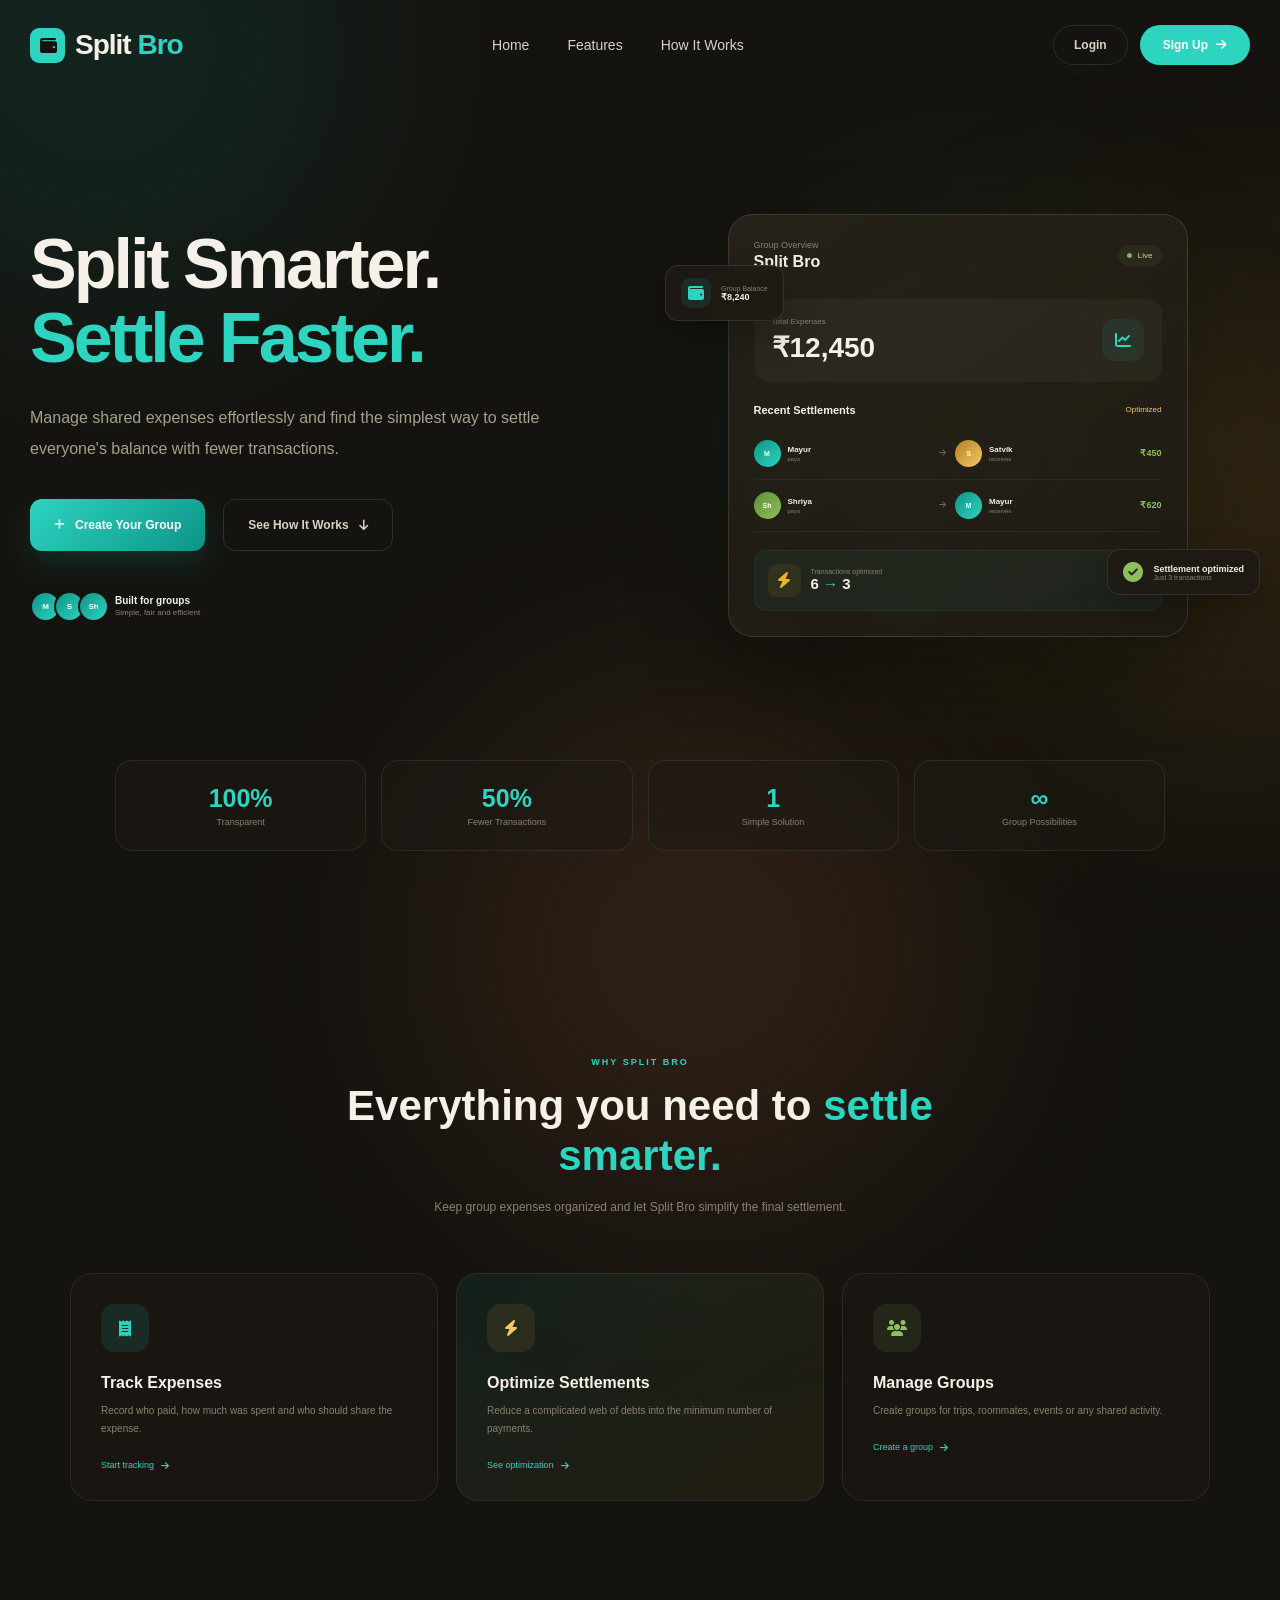
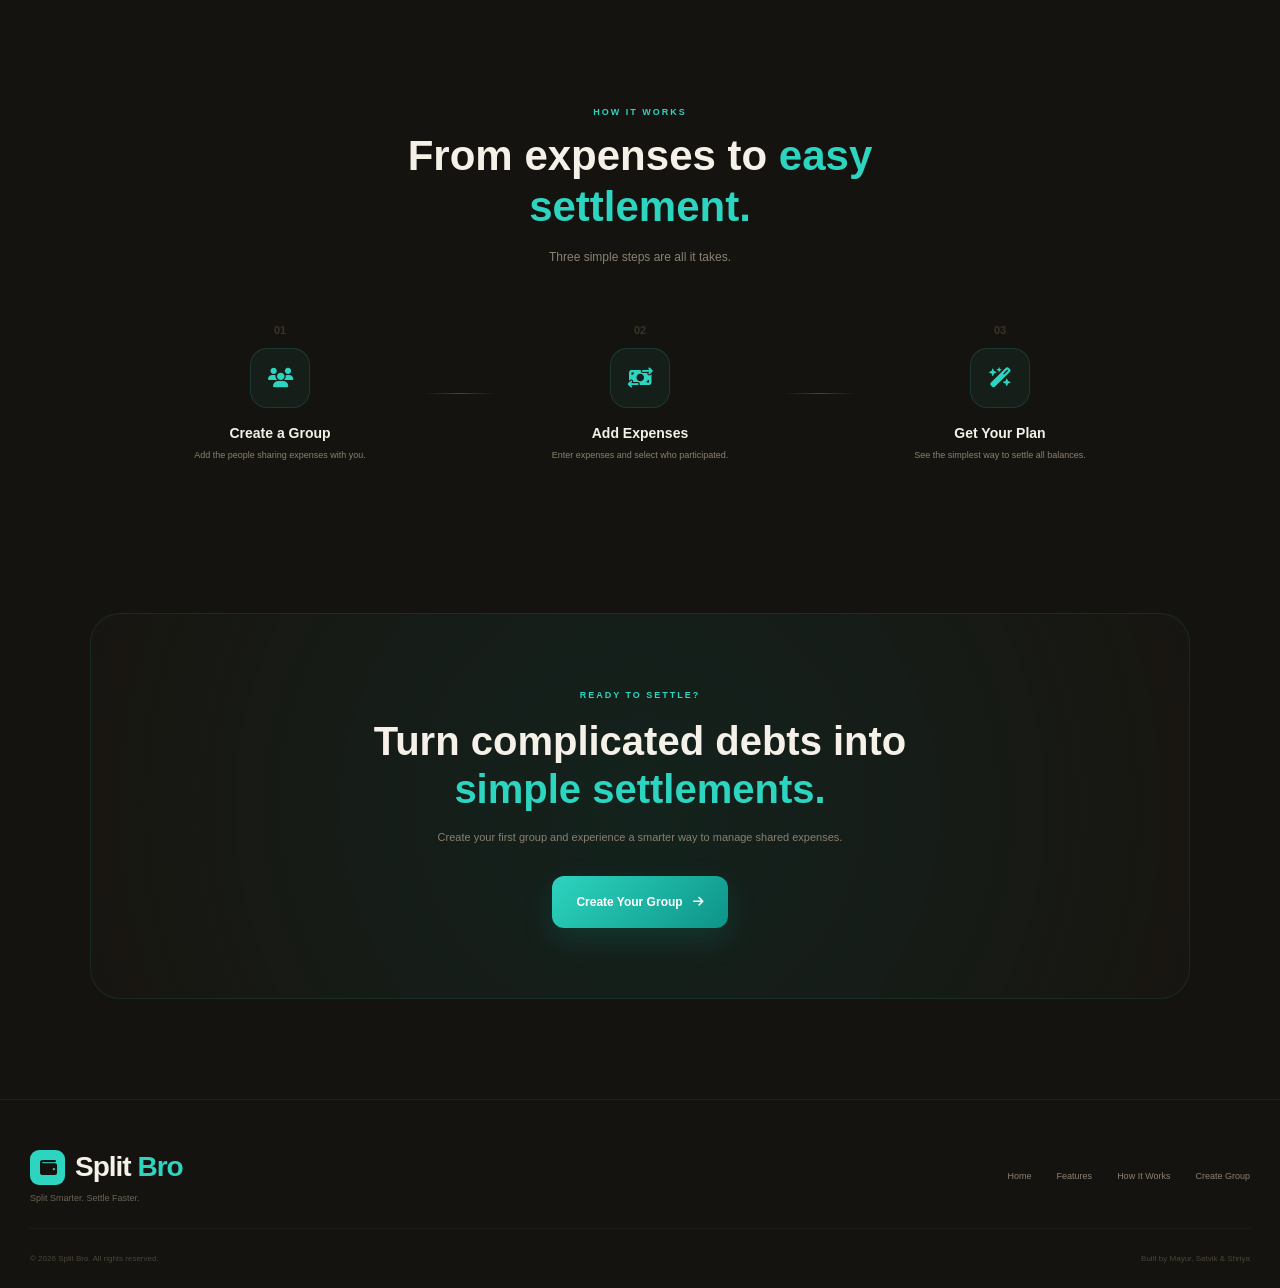
<file: SplitBro/SplitBro/splitbro/Smart Settle/Smart Settle/index.html>
<!DOCTYPE html>
<html lang="en">

<head>
    <meta charset="UTF-8">
    <meta name="viewport" content="width=device-width, initial-scale=1.0">

    <title>Split Bro | Split Smarter. Settle Faster.</title>

    <link rel="preconnect" href="https://fonts.googleapis.com">
    <link rel="preconnect" href="https://fonts.gstatic.com" crossorigin>

    <link href="https://fonts.googleapis.com/css2?family=Sora:wght@500;600;700;800&family=IBM+Plex+Sans:wght@400;500;600&family=IBM+Plex+Mono:wght@500;600&display=swap"
        rel="stylesheet">

    <link rel="stylesheet"
        href="https://cdnjs.cloudflare.com/ajax/libs/font-awesome/6.7.2/css/all.min.css">

    <link rel="stylesheet" href="css/style.css">
</head>

<body>

    <div class="background-glow glow-one"></div>
    <div class="background-glow glow-two"></div>
    <div class="background-glow glow-three"></div>

    <header class="header">

        <nav class="navbar">

            <a href="index.html" class="logo">
                <span class="logo-icon">
                    <i class="fa-solid fa-wallet"></i>
                </span>
                <span>Split <strong>Bro</strong></span>
            </a>

            <div class="nav-links">
                <a href="#home">Home</a>
                <a href="#features">Features</a>
                <a href="#how-it-works">How It Works</a>
            </div>

            <div class="home-auth-buttons">
                <a href="login.html" class="login-nav-button">
                    Login
                </a>

                <a href="signup.html" class="nav-button">
                    Sign Up
                    <i class="fa-solid fa-arrow-right"></i>
                </a>
            </div>

        </nav>

    </header>

    <main>

        <section class="hero" id="home">

            <div class="hero-content">

                <h1>
                    Split Smarter.
                    <span>Settle Faster.</span>
                </h1>

                <p>
                    Manage shared expenses effortlessly and find the simplest way
                    to settle everyone's balance with fewer transactions.
                </p>

                <div class="hero-buttons">

                    <a href="#" class="primary-button protected-group-link">
                        <i class="fa-solid fa-plus"></i>
                        Create Your Group
                    </a>

                    <a href="#how-it-works" class="secondary-button">
                        See How It Works
                        <i class="fa-solid fa-arrow-down"></i>
                    </a>

                </div>

                <div class="hero-trust">

                    <div class="trust-avatars">
                        <span>M</span>
                        <span>S</span>
                        <span>Sh</span>
                    </div>

                    <div>
                        <strong>Built for groups</strong>
                        <p>Simple, fair and efficient</p>
                    </div>

                </div>

            </div>

            <div class="hero-visual">

                <div class="visual-glow"></div>

                <div class="dashboard-preview">

                    <div class="dashboard-header">

                        <div>
                            <p>Group Overview</p>
                            <h3>Split Bro</h3>
                        </div>

                        <span class="live-badge">
                            <span></span>
                            Live
                        </span>

                    </div>

                    <div class="expense-summary">

                        <div>
                            <p>Total Expenses</p>
                            <h2>₹12,450</h2>
                        </div>

                        <div class="summary-icon">
                            <i class="fa-solid fa-chart-line"></i>
                        </div>

                    </div>

                    <div class="member-section">

                        <div class="section-heading">
                            <h4>Recent Settlements</h4>
                            <span>Optimized</span>
                        </div>

                        <div class="settlement-item">

                            <div class="person">
                                <span class="avatar avatar-blue">M</span>
                                <div>
                                    <strong>Mayur</strong>
                                    <small>pays</small>
                                </div>
                            </div>

                            <i class="fa-solid fa-arrow-right settlement-arrow"></i>

                            <div class="person">
                                <span class="avatar avatar-purple">S</span>
                                <div>
                                    <strong>Satvik</strong>
                                    <small>receives</small>
                                </div>
                            </div>

                            <strong class="amount">₹450</strong>

                        </div>

                        <div class="settlement-item">

                            <div class="person">
                                <span class="avatar avatar-green">Sh</span>
                                <div>
                                    <strong>Shriya</strong>
                                    <small>pays</small>
                                </div>
                            </div>

                            <i class="fa-solid fa-arrow-right settlement-arrow"></i>

                            <div class="person">
                                <span class="avatar avatar-blue">M</span>
                                <div>
                                    <strong>Mayur</strong>
                                    <small>receives</small>
                                </div>
                            </div>

                            <strong class="amount">₹620</strong>

                        </div>

                    </div>

                    <div class="optimization-card">

                        <div class="optimization-icon">
                            <i class="fa-solid fa-bolt"></i>
                        </div>

                        <div>
                            <p>Transactions optimized</p>
                            <strong>6 <span>→</span> 3</strong>
                        </div>

                        <span class="saved-badge">50% less</span>

                    </div>

                </div>

                <div class="floating-card floating-card-one">

                    <div class="floating-icon">
                        <i class="fa-solid fa-wallet"></i>
                    </div>

                    <div>
                        <small>Group Balance</small>
                        <strong>₹8,240</strong>
                    </div>

                </div>

                <div class="floating-card floating-card-two">

                    <i class="fa-solid fa-circle-check"></i>

                    <div>
                        <strong>Settlement optimized</strong>
                        <small>Just 3 transactions</small>
                    </div>

                </div>

            </div>

        </section>

        <section class="stats">

            <div class="stat-card">
                <strong>100%</strong>
                <span>Transparent</span>
            </div>

            <div class="stat-card">
                <strong>50%</strong>
                <span>Fewer Transactions</span>
            </div>

            <div class="stat-card">
                <strong>1</strong>
                <span>Simple Solution</span>
            </div>

            <div class="stat-card">
                <strong>∞</strong>
                <span>Group Possibilities</span>
            </div>

        </section>

        <section class="features section" id="features">

            <div class="section-title">

                <span class="section-tag">WHY SPLIT BRO</span>

                <h2>
                    Everything you need to
                    <span>settle smarter.</span>
                </h2>

                <p>
                    Keep group expenses organized and let Split Bro simplify
                    the final settlement.
                </p>

            </div>

            <div class="feature-grid">

                <div class="feature-card">

                    <div class="feature-icon blue-icon">
                        <i class="fa-solid fa-receipt"></i>
                    </div>

                    <h3>Track Expenses</h3>

                    <p>
                        Record who paid, how much was spent and who should
                        share the expense.
                    </p>

                    <a href="#" class="protected-group-link">
                        Start tracking
                        <i class="fa-solid fa-arrow-right"></i>
                    </a>

                </div>

                <div class="feature-card featured-card">

                    <div class="feature-icon purple-icon">
                        <i class="fa-solid fa-bolt"></i>
                    </div>

                    <h3>Optimize Settlements</h3>

                    <p>
                        Reduce a complicated web of debts into the minimum
                        number of payments.
                    </p>

                    <a href="#how-it-works">
                        See optimization
                        <i class="fa-solid fa-arrow-right"></i>
                    </a>

                </div>

                <div class="feature-card">

                    <div class="feature-icon green-icon">
                        <i class="fa-solid fa-users"></i>
                    </div>

                    <h3>Manage Groups</h3>

                    <p>
                        Create groups for trips, roommates, events or any
                        shared activity.
                    </p>

                    <a href="#" class="protected-group-link">
                        Create a group
                        <i class="fa-solid fa-arrow-right"></i>
                    </a>

                </div>

            </div>

        </section>

        <section class="how-it-works section" id="how-it-works">

            <div class="section-title">

                <span class="section-tag">HOW IT WORKS</span>

                <h2>
                    From expenses to
                    <span>easy settlement.</span>
                </h2>

                <p>Three simple steps are all it takes.</p>

            </div>

            <div class="steps">

                <div class="step">

                    <div class="step-number">01</div>

                    <div class="step-icon">
                        <i class="fa-solid fa-users"></i>
                    </div>

                    <h3>Create a Group</h3>

                    <p>Add the people sharing expenses with you.</p>

                </div>

                <div class="step-line"></div>

                <div class="step">

                    <div class="step-number">02</div>

                    <div class="step-icon">
                        <i class="fa-solid fa-money-bill-transfer"></i>
                    </div>

                    <h3>Add Expenses</h3>

                    <p>Enter expenses and select who participated.</p>

                </div>

                <div class="step-line"></div>

                <div class="step">

                    <div class="step-number">03</div>

                    <div class="step-icon">
                        <i class="fa-solid fa-wand-magic-sparkles"></i>
                    </div>

                    <h3>Get Your Plan</h3>

                    <p>See the simplest way to settle all balances.</p>

                </div>

            </div>

        </section>

        <section class="cta section">

            <div class="cta-content">

                <span class="section-tag">READY TO SETTLE?</span>

                <h2>
                    Turn complicated debts into
                    <span>simple settlements.</span>
                </h2>

                <p>
                    Create your first group and experience a smarter way
                    to manage shared expenses.
                </p>

                <a href="#" class="primary-button protected-group-link">
                    Create Your Group
                    <i class="fa-solid fa-arrow-right"></i>
                </a>

            </div>

        </section>

    </main>

    <footer>

        <div class="footer-main">

            <div class="footer-brand">

                <a href="index.html" class="logo">
                    <span class="logo-icon">
                        <i class="fa-solid fa-wallet"></i>
                    </span>

                    <span>Split <strong>Bro</strong></span>
                </a>

                <p>Split Smarter. Settle Faster.</p>

            </div>

            <div class="footer-links">
                <a href="#home">Home</a>
                <a href="#features">Features</a>
                <a href="#how-it-works">How It Works</a>

                <a href="#" class="protected-group-link">
                    Create Group
                </a>
            </div>

        </div>

        <div class="footer-bottom">
            <p>© 2026 Split Bro. All rights reserved.</p>
            <p>Built by Mayur, Satvik & Shriya</p>
        </div>

    </footer>

    <script src="js/app.js"></script>

</body>

</html>
</file>
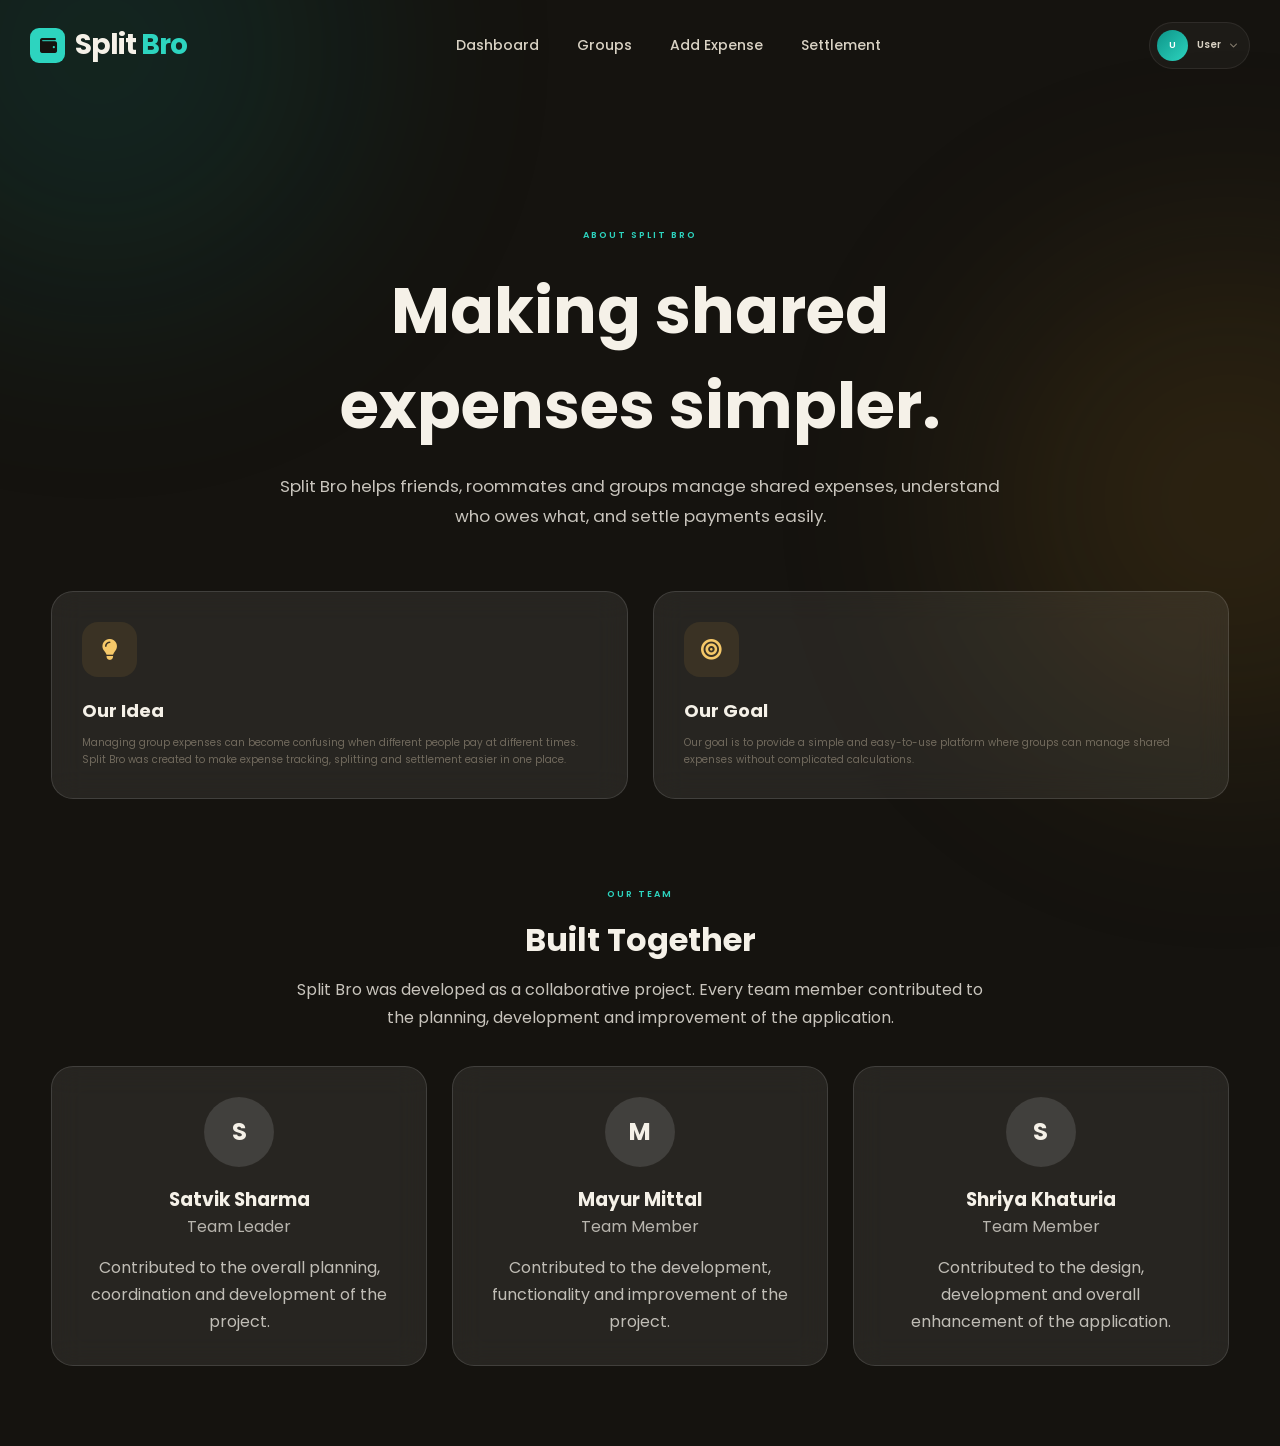
<file: SplitBro/SplitBro/splitbro/Smart Settle/Smart Settle/about.html>
<!DOCTYPE html>
<html lang="en">

<head>

    <meta charset="UTF-8">

    <meta
        name="viewport"
        content="width=device-width, initial-scale=1.0"
    >

    <title>Split Bro | About Us</title>

    <link
        rel="preconnect"
        href="https://fonts.googleapis.com"
    >

    <link
        rel="preconnect"
        href="https://fonts.gstatic.com"
        crossorigin
    >

    <link
        href="https://fonts.googleapis.com/css2?family=Poppins:wght@300;400;500;600;700;800&display=swap"
        rel="stylesheet"
    >

    <link
        rel="stylesheet"
        href="https://cdnjs.cloudflare.com/ajax/libs/font-awesome/6.7.2/css/all.min.css"
    >

    <link
        rel="stylesheet"
        href="css/style.css"
    >

</head>

<body>

    <div class="background-glow glow-one"></div>
    <div class="background-glow glow-two"></div>


    <header class="header">

        <nav class="navbar">

            <a
                href="dashboard.html"
                class="logo"
            >

                <span class="logo-icon">

                    <i class="fa-solid fa-wallet"></i>

                </span>

                <span>
                    Split <strong>Bro</strong>
                </span>

            </a>


            <div class="nav-links">

                <a href="dashboard.html">
                    Dashboard
                </a>

                <a href="groups.html">
                    Groups
                </a>

                <a href="addExpense.html">
                    Add Expense
                </a>

                <a href="settlement.html">
                    Settlement
                </a>

            </div>


            <div class="user-menu">

                <button
                    class="user-menu-button"
                    id="userMenuButton"
                >

                    <span
                        class="user-menu-avatar"
                        id="navUserAvatar"
                    >
                        U
                    </span>

                    <span
                        class="user-menu-name"
                        id="navUserName"
                    >
                        User
                    </span>

                    <i class="fa-solid fa-chevron-down"></i>

                </button>


                <div
                    class="user-dropdown"
                    id="userDropdown"
                >

                    <div class="user-dropdown-header">

                        <strong id="dropdownUserName">
                            User
                        </strong>

                        <span id="dropdownUserId">
                            USER01
                        </span>

                    </div>


                    <a
                        href="profile.html"
                        class="user-dropdown-item"
                    >

                        <i class="fa-solid fa-user"></i>

                        My Profile

                    </a>


                    <a
                        href="history.html"
                        class="user-dropdown-item"
                    >

                        <i class="fa-solid fa-clock-rotate-left"></i>

                        Settlement History

                    </a>


                    <a
                        href="insights.html"
                        class="user-dropdown-item"
                    >

                        <i class="fa-solid fa-chart-pie"></i>

                        Spending Insights

                    </a>


                    <button
                        class="user-dropdown-item logout-item"
                        id="logoutButton"
                    >

                        <i class="fa-solid fa-right-from-bracket"></i>

                        Logout

                    </button>

                </div>

            </div>

        </nav>

    </header>


    <main class="info-page">

        <section class="info-hero">

            <span class="section-tag">
                ABOUT SPLIT BRO
            </span>

            <h1>
                Making shared expenses simpler.
            </h1>

            <p>
                Split Bro helps friends, roommates and groups manage shared
                expenses, understand who owes what, and settle payments easily.
            </p>

        </section>


        <section class="info-content">

            <div class="info-card">

                <div class="info-icon">

                    <i class="fa-solid fa-lightbulb"></i>

                </div>

                <h2>
                    Our Idea
                </h2>

                <p>
                    Managing group expenses can become confusing when different
                    people pay at different times. Split Bro was created to make
                    expense tracking, splitting and settlement easier in one place.
                </p>

            </div>


            <div class="info-card">

                <div class="info-icon">

                    <i class="fa-solid fa-bullseye"></i>

                </div>

                <h2>
                    Our Goal
                </h2>

                <p>
                    Our goal is to provide a simple and easy-to-use platform where
                    groups can manage shared expenses without complicated calculations.
                </p>

            </div>

        </section>


        <section class="team-section">

            <span class="section-tag">
                OUR TEAM
            </span>

            <h2>
                Built Together
            </h2>

            <p class="team-intro">
                Split Bro was developed as a collaborative project. Every team
                member contributed to the planning, development and improvement
                of the application.
            </p>


            <div class="team-grid">

                <div class="team-card">

                    <div class="team-avatar">
                        S
                    </div>

                    <h3>
                        Satvik Sharma
                    </h3>

                    <span>
                        Team Leader
                    </span>

                    <p>
                        Contributed to the overall planning, coordination and
                        development of the project.
                    </p>

                </div>


                <div class="team-card">

                    <div class="team-avatar">
                        M
                    </div>

                    <h3>
                        Mayur Mittal
                    </h3>

                    <span>
                        Team Member
                    </span>

                    <p>
                        Contributed to the development, functionality and
                        improvement of the project.
                    </p>

                </div>


                <div class="team-card">

                    <div class="team-avatar">
                        S
                    </div>

                    <h3>
                        Shriya Khaturia
                    </h3>

                    <span>
                        Team Member
                    </span>

                    <p>
                        Contributed to the design, development and overall
                        enhancement of the application.
                    </p>

                </div>

            </div>

        </section>

    </main>


    <script src="js/storage.js"></script>
    <script src="js/app.js"></script>

</body>

</html>
</file>
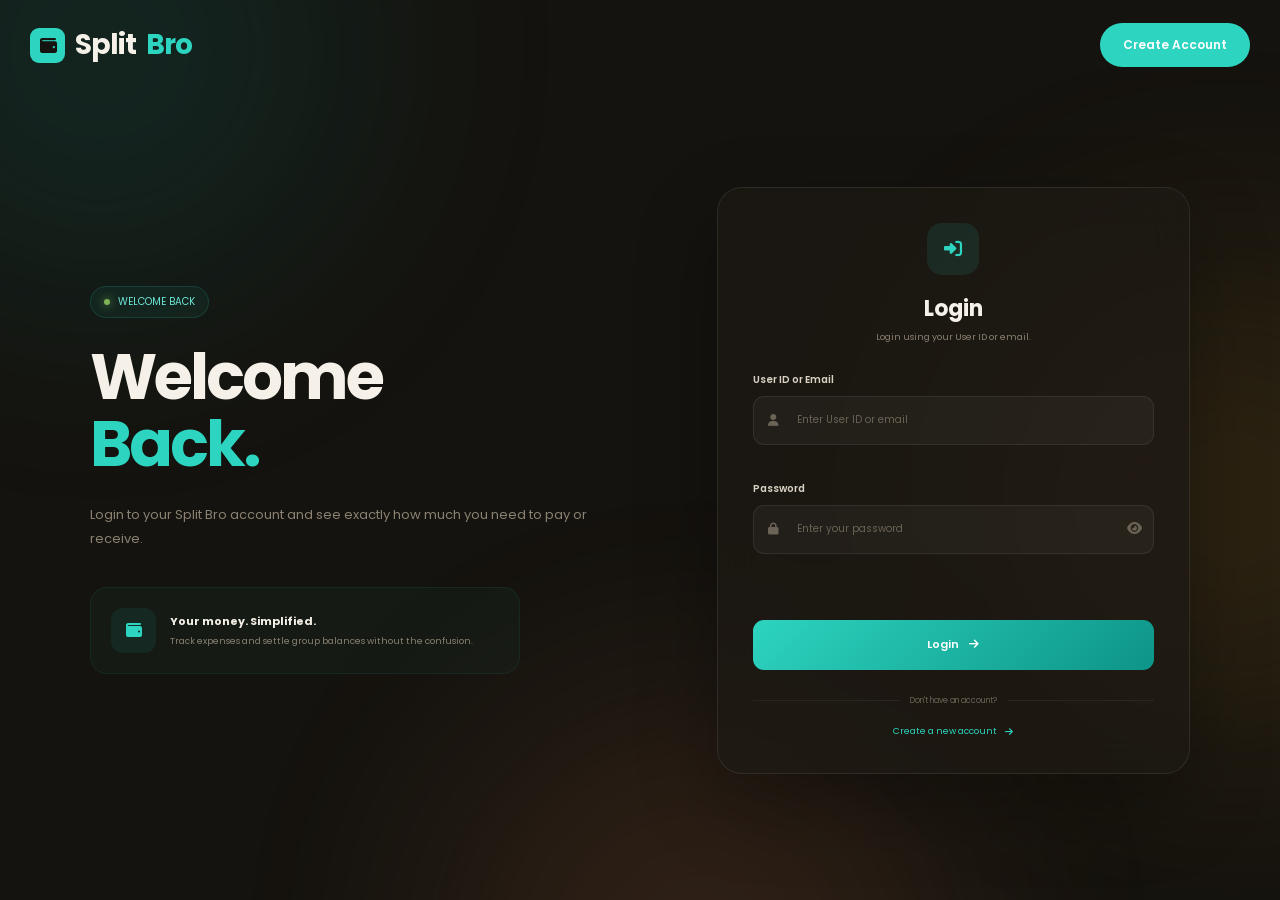
<file: SplitBro/SplitBro/splitbro/Smart Settle/Smart Settle/addExpense.html>
<!DOCTYPE html>
<html lang="en">

<head>

    <meta charset="UTF-8">

    <meta
        name="viewport"
        content="width=device-width, initial-scale=1.0"
    >

    <title>Split Bro | Add Expense</title>

    <link
        rel="preconnect"
        href="https://fonts.googleapis.com"
    >

    <link
        rel="preconnect"
        href="https://fonts.gstatic.com"
        crossorigin
    >

    <link
        href="https://fonts.googleapis.com/css2?family=Sora:wght@500;600;700;800&family=IBM+Plex+Sans:wght@400;500;600&family=IBM+Plex+Mono:wght@500;600&display=swap"
        rel="stylesheet"
    >

    <link
        rel="stylesheet"
        href="https://cdnjs.cloudflare.com/ajax/libs/font-awesome/6.7.2/css/all.min.css"
    >

    <link
        rel="stylesheet"
        href="css/style.css"
    >

    <link
        rel="stylesheet"
        href="css/expense.css"
    >

</head>

<body>

<div class="background-glow glow-one"></div>
<div class="background-glow glow-two"></div>


<header class="header">

    <nav class="navbar">

        <a
            href="dashboard.html"
            class="logo"
        >

            <span class="logo-icon">
                <i class="fa-solid fa-wallet"></i>
            </span>

            <span>
                Split <strong>Bro</strong>
            </span>

        </a>


        <div class="nav-links">

            <a href="dashboard.html">
                Dashboard
            </a>

            <a href="groups.html">
                Groups
            </a>

            <a
                href="addExpense.html"
                class="active"
            >
                Add Expense
            </a>

            <a href="settlement.html">
                Settlement
            </a>

        </div>


        <div class="user-menu">

            <button
                class="user-menu-button"
                id="userMenuButton"
            >

                <span
                    class="user-menu-avatar"
                    id="navUserAvatar"
                >
                    M
                </span>

                <span
                    class="user-menu-name"
                    id="navUserName"
                >
                    User
                </span>

                <i class="fa-solid fa-chevron-down"></i>

            </button>


            <div
                class="user-dropdown"
                id="userDropdown"
            >

                <div class="user-dropdown-header">

                    <strong id="dropdownUserName">
                        User
                    </strong>

                    <span id="dropdownUserId">
                        USER01
                    </span>

                </div>


                <a href="profile.html" class="user-dropdown-item">
    <i class="fa-solid fa-user"></i>
    My Profile
</a>

<a href="history.html" class="user-dropdown-item">
    <i class="fa-solid fa-clock-rotate-left"></i>
    Settlement History
</a>

<a href="dashboard.html#how-it-works" class="user-dropdown-item">
    <i class="fa-solid fa-circle-question"></i>
    How It Works
</a>

<a
    href="insights.html"
    class="user-dropdown-item"
>
    <i class="fa-solid fa-chart-pie"></i>
    Spending Insights
</a>

<button
    class="user-dropdown-item logout-item"
    id="logoutButton"
>
    <i class="fa-solid fa-right-from-bracket"></i>
    Logout
</button>

            </div>

        </div>

    </nav>

</header>


<main class="expense-page">

    <section class="expense-heading">

        <div>

            <span class="section-tag">
                SHARED EXPENSE
            </span>

            <h1>
                Add Expense
            </h1>

            <p>
                Record an expense and let Split Bro divide it fairly.
            </p>

        </div>

    </section>


    <section class="expense-layout">


        <div class="expense-form-card">

            <form id="expenseForm">


                <div class="expense-field">

                    <label for="expenseTitle">
                        Expense Name
                    </label>

                    <div class="expense-input">

                        <i class="fa-solid fa-pen"></i>

                        <input
                            type="text"
                            id="expenseTitle"
                            placeholder="Example: Dinner"
                            autocomplete="off"
                        >

                    </div>

                    <span
                        class="expense-error"
                        id="titleError"
                    ></span>

                </div>


                <div class="expense-two-columns">

                    <div class="expense-field">

                        <label for="expenseAmount">
                            Amount
                        </label>

                        <div class="expense-input">

                            <i class="fa-solid fa-indian-rupee-sign"></i>

                            <input
                                type="number"
                                id="expenseAmount"
                                placeholder="0.00"
                                min="1"
                                step="0.01"
                            >

                        </div>

                        <span
                            class="expense-error"
                            id="amountError"
                        ></span>

                    </div>


                    <div class="expense-field">

                        <label for="expenseCategory">
                            Category
                        </label>

                        <div class="expense-input">

                            <i class="fa-solid fa-layer-group"></i>

                            <select id="expenseCategory">

                                <option value="">
                                    Select category
                                </option>

                                <option value="Food">
                                    Food
                                </option>

                                <option value="Hotel">
                                    Hotel
                                </option>

                                <option value="Transport">
                                    Transport
                                </option>

                                <option value="Activities">
                                    Activities
                                </option>

                                <option value="Shopping">
                                    Shopping
                                </option>

                                <option value="Other">
                                    Other
                                </option>

                            </select>

                        </div>

                        <span
                            class="expense-error"
                            id="categoryError"
                        ></span>

                    </div>

                </div>


                <div class="expense-field">

                    <label for="expensePayer">
                        Paid By
                    </label>

                    <div class="expense-input">

                        <i class="fa-solid fa-user"></i>

                        <select id="expensePayer"></select>

                    </div>

                    <span
                        class="expense-error"
                        id="payerError"
                    ></span>

                </div>


                <div class="split-section">

                    <div class="split-heading">

                        <div>

                            <h2>
                                Split Among
                            </h2>

                            <p>
                                Select the members sharing this expense.
                            </p>

                        </div>

                        <button
                            type="button"
                            id="selectAllMembers"
                        >
                            Select All
                        </button>

                    </div>


                    <div
                        id="splitMembers"
                        class="split-members"
                    ></div>

                    <span
                        class="expense-error"
                        id="membersError"
                    ></span>

                </div>


                <div class="split-type-section">

                    <h2>
                        Split Type
                    </h2>

                    <div class="split-type-options">

                        <label class="split-option">

                            <input
                                type="radio"
                                name="splitType"
                                value="equal"
                                checked
                            >

                            <span>
                                <i class="fa-solid fa-equals"></i>
                                Equal
                            </span>

                        </label>


                        <label class="split-option">

                            <input
                                type="radio"
                                name="splitType"
                                value="percentage"
                            >

                            <span>
                                <i class="fa-solid fa-percent"></i>
                                Percentage
                            </span>

                        </label>


                        <label class="split-option">

                            <input
                                type="radio"
                                name="splitType"
                                value="custom"
                            >

                            <span>
                                <i class="fa-solid fa-sliders"></i>
                                Custom
                            </span>

                        </label>

                    </div>

                </div>


                <div
                    id="splitValues"
                    class="split-values"
                ></div>


                <div
                    id="splitSummary"
                    class="split-summary"
                >

                    <span>
                        Your split
                    </span>

                    <strong>
                        ₹0.00
                    </strong>

                </div>


                <span
                    class="expense-error form-error"
                    id="formError"
                ></span>


                <div class="expense-actions">

                    <a
                        href="dashboard.html"
                        class="expense-cancel"
                    >
                        Cancel
                    </a>

                    <button
                        type="submit"
                        class="expense-submit"
                    >

                        <i class="fa-solid fa-check"></i>

                        Add Expense

                    </button>

                </div>


            </form>

        </div>


        <aside class="expense-preview-card">

            <div class="preview-icon">
                <i class="fa-solid fa-receipt"></i>
            </div>

            <span class="section-tag">
                Split Bro
            </span>

            <h2>
                Make every expense count.
            </h2>

            <p>
                Split Bro will calculate everyone's share and use it later to create the simplest settlement plan.
            </p>


            <div class="preview-item">

                <i class="fa-solid fa-circle-check"></i>

                <span>
                    Fair splitting
                </span>

            </div>


            <div class="preview-item">

                <i class="fa-solid fa-circle-check"></i>

                <span>
                    Category tracking
                </span>

            </div>


            <div class="preview-item">

                <i class="fa-solid fa-circle-check"></i>

                <span>
                    Automatic balance calculation
                </span>

            </div>

        </aside>


    </section>

</main>


<script src="js/storage.js"></script>
<script src="js/expense.js"></script>
<script src="js/expense-animations.js"></script>
<script src="js/app.js"></script>

</body>

</html>
</file>
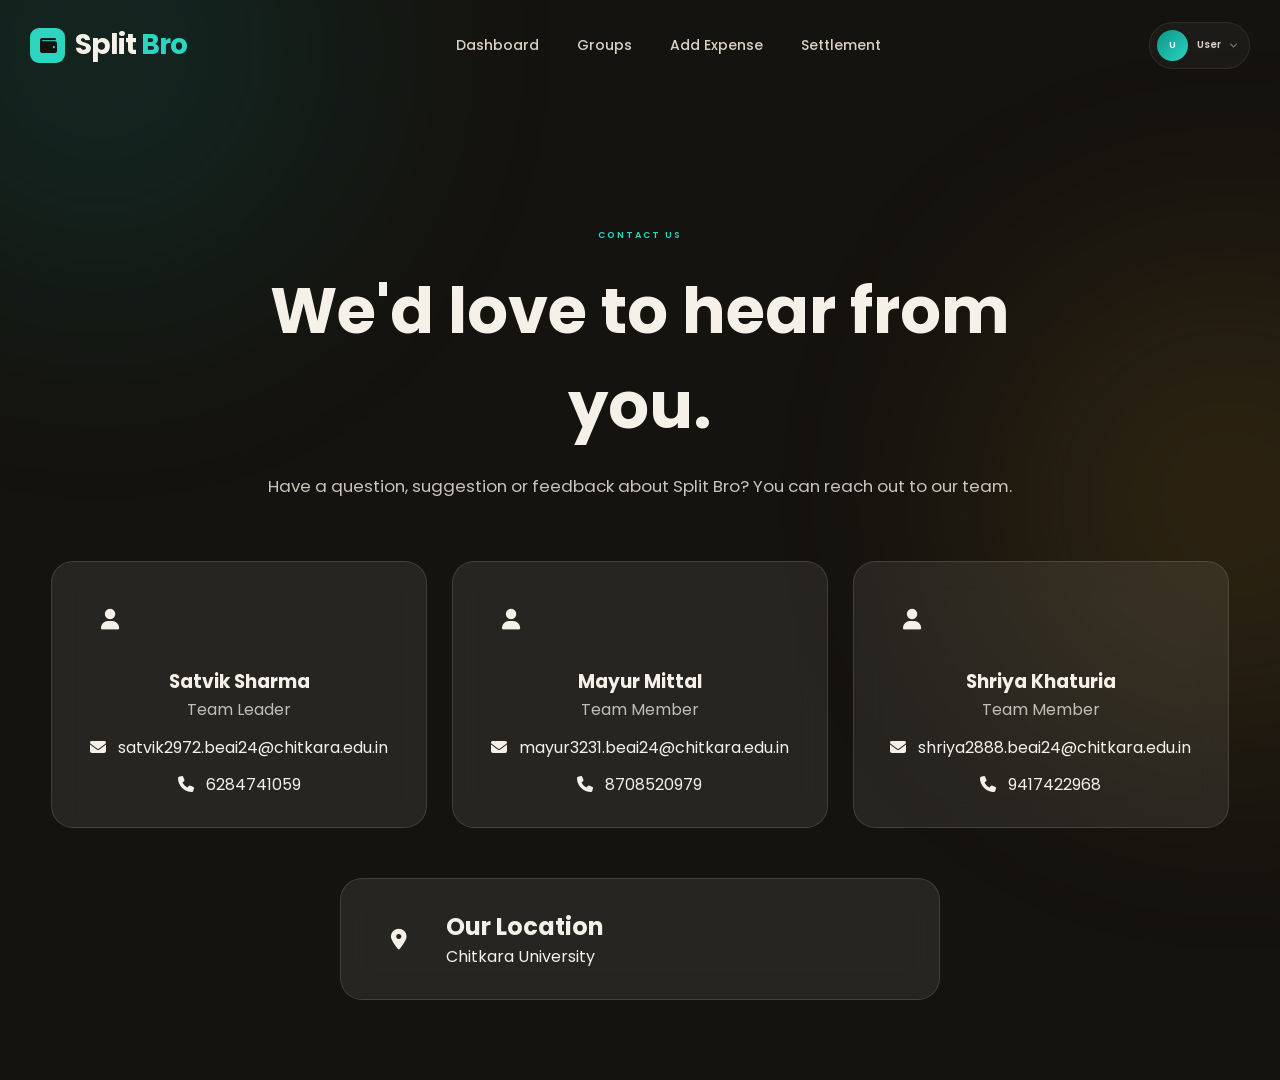
<file: SplitBro/SplitBro/splitbro/Smart Settle/Smart Settle/contact.html>
<!DOCTYPE html>
<html lang="en">

<head>

    <meta charset="UTF-8">

    <meta
        name="viewport"
        content="width=device-width, initial-scale=1.0"
    >

    <title>Split Bro | Contact Us</title>

    <link
        rel="preconnect"
        href="https://fonts.googleapis.com"
    >

    <link
        rel="preconnect"
        href="https://fonts.gstatic.com"
        crossorigin
    >

    <link
        href="https://fonts.googleapis.com/css2?family=Poppins:wght@300;400;500;600;700;800&display=swap"
        rel="stylesheet"
    >

    <link
        rel="stylesheet"
        href="https://cdnjs.cloudflare.com/ajax/libs/font-awesome/6.7.2/css/all.min.css"
    >

    <link
        rel="stylesheet"
        href="css/style.css"
    >

</head>

<body>

    <div class="background-glow glow-one"></div>
    <div class="background-glow glow-two"></div>


    <header class="header">

        <nav class="navbar">

            <a
                href="dashboard.html"
                class="logo"
            >

                <span class="logo-icon">

                    <i class="fa-solid fa-wallet"></i>

                </span>

                <span>
                    Split <strong>Bro</strong>
                </span>

            </a>


            <div class="nav-links">

                <a href="dashboard.html">
                    Dashboard
                </a>

                <a href="groups.html">
                    Groups
                </a>

                <a href="addExpense.html">
                    Add Expense
                </a>

                <a href="settlement.html">
                    Settlement
                </a>

            </div>


            <div class="user-menu">

                <button
                    class="user-menu-button"
                    id="userMenuButton"
                >

                    <span
                        class="user-menu-avatar"
                        id="navUserAvatar"
                    >
                        U
                    </span>

                    <span
                        class="user-menu-name"
                        id="navUserName"
                    >
                        User
                    </span>

                    <i class="fa-solid fa-chevron-down"></i>

                </button>


                <div
                    class="user-dropdown"
                    id="userDropdown"
                >

                    <div class="user-dropdown-header">

                        <strong id="dropdownUserName">
                            User
                        </strong>

                        <span id="dropdownUserId">
                            USER01
                        </span>

                    </div>


                    <a
                        href="profile.html"
                        class="user-dropdown-item"
                    >

                        <i class="fa-solid fa-user"></i>

                        My Profile

                    </a>


                    <a
                        href="history.html"
                        class="user-dropdown-item"
                    >

                        <i class="fa-solid fa-clock-rotate-left"></i>

                        Settlement History

                    </a>


                    <a
                        href="insights.html"
                        class="user-dropdown-item"
                    >

                        <i class="fa-solid fa-chart-pie"></i>

                        Spending Insights

                    </a>


                    <button
                        class="user-dropdown-item logout-item"
                        id="logoutButton"
                    >

                        <i class="fa-solid fa-right-from-bracket"></i>

                        Logout

                    </button>

                </div>

            </div>

        </nav>

    </header>


    <main class="info-page">

        <section class="info-hero">

            <span class="section-tag">
                CONTACT US
            </span>

            <h1>
                We'd love to hear from you.
            </h1>

            <p>
                Have a question, suggestion or feedback about Split Bro?
                You can reach out to our team.
            </p>

        </section>


        <section class="contact-grid">


            <div class="contact-card">

                <div class="contact-icon">

                    <i class="fa-solid fa-user"></i>

                </div>

                <h3>
                    Satvik Sharma
                </h3>

                <p>
                    Team Leader
                </p>

                <a href="mailto:satvik2972.beai24@chitkara.edu.in">
                    <i class="fa-solid fa-envelope"></i>
                    satvik2972.beai24@chitkara.edu.in
                </a>

                <a href="tel:6284741059">
                    <i class="fa-solid fa-phone"></i>
                    6284741059
                </a>

            </div>


            <div class="contact-card">

                <div class="contact-icon">

                    <i class="fa-solid fa-user"></i>

                </div>

                <h3>
                    Mayur Mittal
                </h3>

                <p>
                    Team Member
                </p>

                <a href="mailto:mayur3231.beai24@chitkara.edu.in">
                    <i class="fa-solid fa-envelope"></i>
                    mayur3231.beai24@chitkara.edu.in
                </a>

                <a href="tel:8708520979">
                    <i class="fa-solid fa-phone"></i>
                    8708520979
                </a>

            </div>


            <div class="contact-card">

                <div class="contact-icon">

                    <i class="fa-solid fa-user"></i>

                </div>

                <h3>
                    Shriya Khaturia
                </h3>

                <p>
                    Team Member
                </p>

                <a href="mailto:shriya2888.beai24@chitkara.edu.in">
                    <i class="fa-solid fa-envelope"></i>
                    shriya2888.beai24@chitkara.edu.in
                </a>

                <a href="tel:9417422968">
                    <i class="fa-solid fa-phone"></i>
                    9417422968
                </a>

            </div>

        </section>


        <section class="location-card">

            <div class="location-icon">

                <i class="fa-solid fa-location-dot"></i>

            </div>

            <div>

                <h2>
                    Our Location
                </h2>

                <p>
                    Chitkara University
                </p>

            </div>

        </section>

    </main>


    <script src="js/storage.js"></script>
    <script src="js/app.js"></script>

</body>

</html>
</file>
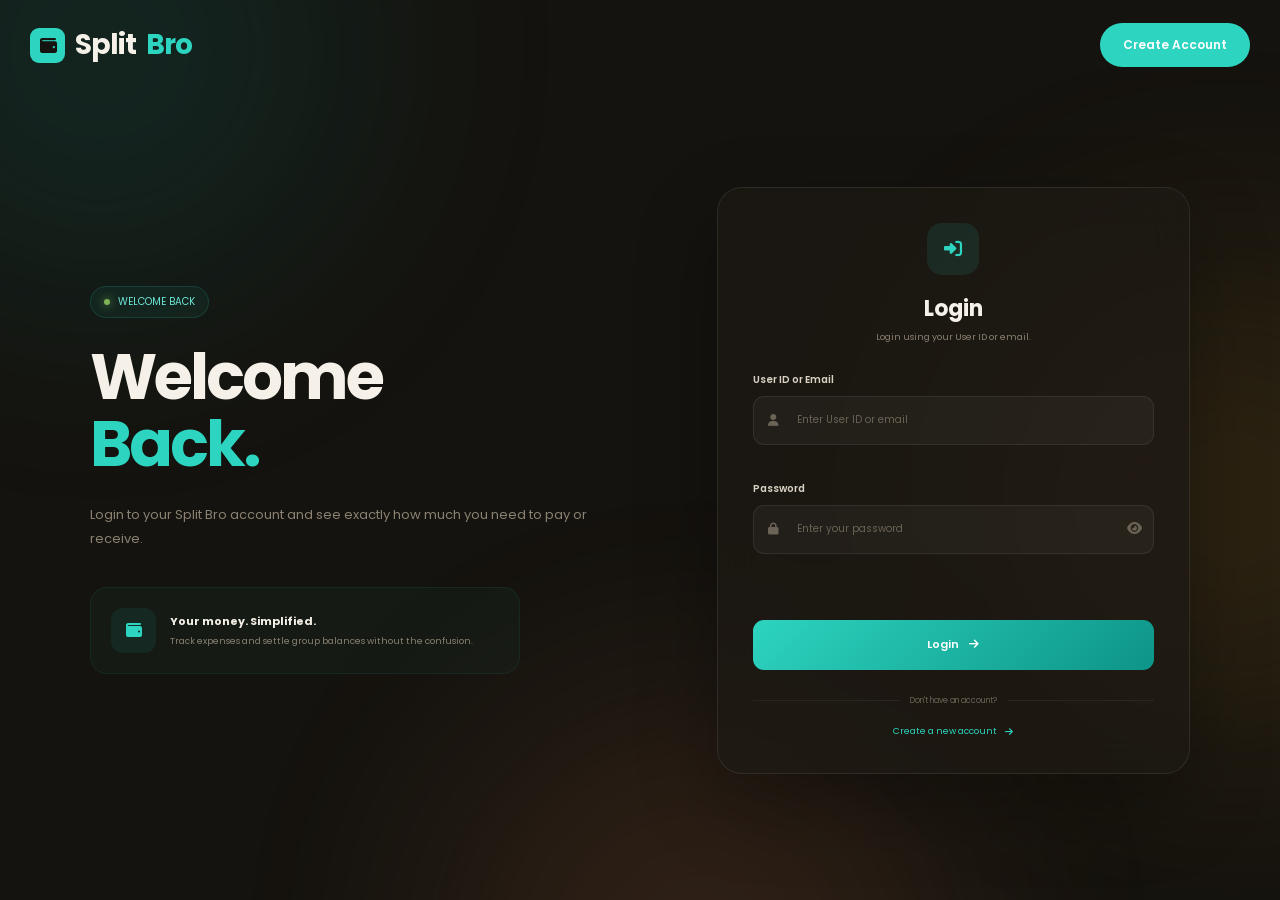
<file: SplitBro/SplitBro/splitbro/Smart Settle/Smart Settle/dashboard.html>
<!DOCTYPE html>
<html lang="en">

<head>

    <meta charset="UTF-8">
    <meta name="viewport" content="width=device-width, initial-scale=1.0">

    <title>Split Bro | Dashboard</title>

    <link rel="preconnect" href="https://fonts.googleapis.com">
    <link rel="preconnect" href="https://fonts.gstatic.com" crossorigin>

    <link
        href="https://fonts.googleapis.com/css2?family=Sora:wght@500;600;700;800&family=IBM+Plex+Sans:wght@400;500;600&family=IBM+Plex+Mono:wght@500;600&display=swap"
        rel="stylesheet"
    >

    <link
        rel="stylesheet"
        href="https://cdnjs.cloudflare.com/ajax/libs/font-awesome/6.7.2/css/all.min.css"
    >

    <link rel="stylesheet" href="css/style.css">
    <link rel="stylesheet" href="css/dashboard.css">

</head>

<body>

<div class="background-glow glow-one"></div>
<div class="background-glow glow-two"></div>


<!-- ================= NAVBAR ================= -->

<header class="header">

    <nav class="navbar">

        <a href="dashboard.html" class="logo">

            <span class="logo-icon">
                <i class="fa-solid fa-wallet"></i>
            </span>

            <span>
                Split <strong>Bro</strong>
            </span>

        </a>


        <div class="nav-links">

            <a href="dashboard.html" class="active">
                <i class="fa-solid fa-house"></i>
                Dashboard
            </a>

            <a href="groups.html">
                <i class="fa-solid fa-users"></i>
                Groups
            </a>

            <a href="addExpense.html">
                <i class="fa-solid fa-receipt"></i>
                Add Expense
            </a>

            <a href="settlement.html">
                <i class="fa-solid fa-arrow-right-arrow-left"></i>
                Settlement
            </a>

        </div>


        <!-- USER MENU -->

        <div class="user-menu">

            <button
                class="user-menu-button"
                id="userMenuButton"
                type="button"
            >

                <span
                    class="user-menu-avatar"
                    id="navUserAvatar"
                >
                    M
                </span>

                <span
                    class="user-menu-name"
                    id="navUserName"
                >
                    User
                </span>

                <i class="fa-solid fa-chevron-down"></i>

            </button>


            <div
                class="user-dropdown"
                id="userDropdown"
            >

                <div class="user-dropdown-header">

                    <strong id="dropdownUserName">
                        User
                    </strong>

                    <span id="dropdownUserId">
                        USER01
                    </span>

                </div>


                <a href="profile.html" class="user-dropdown-item">
    <i class="fa-solid fa-user"></i>
    My Profile
</a>

<a href="history.html" class="user-dropdown-item">
    <i class="fa-solid fa-clock-rotate-left"></i>
    Settlement History
</a>

<a href="#how-it-works" class="user-dropdown-item">
    <i class="fa-solid fa-circle-question"></i>
    How It Works
</a>

<a
    href="insights.html"
    class="user-dropdown-item"
>
    <i class="fa-solid fa-chart-pie"></i>
    Spending Insights
</a>


                <button
                    class="user-dropdown-item logout-item"
                    id="logoutButton"
                    type="button"
                >

                    <i class="fa-solid fa-right-from-bracket"></i>

                    Logout

                </button>

            </div>

        </div>

    </nav>

</header>



<!-- ================= MAIN ================= -->

<main class="dashboard-page">


    <!-- ================= HERO ================= -->

    <section class="dashboard-hero">

        <div class="hero-content">

            <span class="section-tag">
                Split Bro DASHBOARD
            </span>


            <h1>
                Welcome back,
                <span id="heroUserName">User</span> 👋
            </h1>


            <p>
                Manage shared expenses, track your groups
                and settle payments without the awkward calculations.
            </p>


            <div class="hero-actions">

                <a
                    href="addExpense.html"
                    class="primary-button"
                >

                    <i class="fa-solid fa-plus"></i>

                    Add Expense

                </a>


                <a
                    href="groups.html"
                    class="secondary-button"
                >

                    <i class="fa-solid fa-users"></i>

                    View Groups

                </a>

            </div>

        </div>


        <div class="hero-ticker-card">

            <div class="hero-ticker-header">

                <span class="section-tag">
                    RECENT ACTIVITY
                </span>

                <span class="live-badge">
                    <span></span>
                    Live
                </span>

            </div>


            <div class="settlement-ticker-viewport">

                <div class="settlement-ticker-track">

                    <div class="settlement-item">
                        <div class="person">
                            <span class="avatar avatar-blue">M</span>
                            <div><strong>Mayur</strong><small>pays</small></div>
                        </div>
                        <i class="fa-solid fa-arrow-right settlement-arrow"></i>
                        <div class="person">
                            <span class="avatar avatar-purple">S</span>
                            <div><strong>Satvik</strong><small>receives</small></div>
                        </div>
                        <strong class="amount">₹450</strong>
                    </div>

                    <div class="settlement-item">
                        <div class="person">
                            <span class="avatar avatar-green">Sh</span>
                            <div><strong>Shriya</strong><small>pays</small></div>
                        </div>
                        <i class="fa-solid fa-arrow-right settlement-arrow"></i>
                        <div class="person">
                            <span class="avatar avatar-blue">M</span>
                            <div><strong>Mayur</strong><small>receives</small></div>
                        </div>
                        <strong class="amount">₹620</strong>
                    </div>

                    <div class="settlement-item">
                        <div class="person">
                            <span class="avatar avatar-purple">S</span>
                            <div><strong>Satvik</strong><small>pays</small></div>
                        </div>
                        <i class="fa-solid fa-arrow-right settlement-arrow"></i>
                        <div class="person">
                            <span class="avatar avatar-green">Sh</span>
                            <div><strong>Shriya</strong><small>receives</small></div>
                        </div>
                        <strong class="amount">₹310</strong>
                    </div>

                    <!-- duplicate set below — required for the seamless loop, keep identical to above -->

                    <div class="settlement-item">
                        <div class="person">
                            <span class="avatar avatar-blue">M</span>
                            <div><strong>Mayur</strong><small>pays</small></div>
                        </div>
                        <i class="fa-solid fa-arrow-right settlement-arrow"></i>
                        <div class="person">
                            <span class="avatar avatar-purple">S</span>
                            <div><strong>Satvik</strong><small>receives</small></div>
                        </div>
                        <strong class="amount">₹450</strong>
                    </div>

                    <div class="settlement-item">
                        <div class="person">
                            <span class="avatar avatar-green">Sh</span>
                            <div><strong>Shriya</strong><small>pays</small></div>
                        </div>
                        <i class="fa-solid fa-arrow-right settlement-arrow"></i>
                        <div class="person">
                            <span class="avatar avatar-blue">M</span>
                            <div><strong>Mayur</strong><small>receives</small></div>
                        </div>
                        <strong class="amount">₹620</strong>
                    </div>

                    <div class="settlement-item">
                        <div class="person">
                            <span class="avatar avatar-purple">S</span>
                            <div><strong>Satvik</strong><small>pays</small></div>
                        </div>
                        <i class="fa-solid fa-arrow-right settlement-arrow"></i>
                        <div class="person">
                            <span class="avatar avatar-green">Sh</span>
                            <div><strong>Shriya</strong><small>receives</small></div>
                        </div>
                        <strong class="amount">₹310</strong>
                    </div>

                </div>

            </div>

        </div>

    </section>



    <!-- ================= OVERVIEW ================= -->

    <section class="overview-section">

        <div class="section-heading">

            <div>

                <span class="section-tag">
                    OVERVIEW
                </span>

                <h2>
                    Your money at a glance
                </h2>

            </div>

        </div>


        <div class="overview-grid">


            <!-- TOTAL SPENT -->

            <div class="overview-card">

                <div class="overview-icon blue-icon">

                    <i class="fa-solid fa-indian-rupee-sign"></i>

                </div>

                <div>

                    <span>
                        Total Group Spending
                    </span>

                    <strong id="overviewTotal">
                        ₹0.00
                    </strong>

                    <small>
                        Across your active group
                    </small>

                </div>

            </div>


            <!-- YOU PAID -->

            <div class="overview-card">

                <div class="overview-icon purple-icon">

                    <i class="fa-solid fa-receipt"></i>

                </div>

                <div>

                    <span>
                        Your Payments
                    </span>

                    <strong id="overviewPaid">
                        ₹0.00
                    </strong>

                    <small>
                        Amount paid by you
                    </small>

                </div>

            </div>


            <!-- BALANCE -->

            <div class="overview-card">

                <div class="overview-icon green-icon">

                    <i class="fa-solid fa-scale-balanced"></i>

                </div>

                <div>

                    <span>
                        Your Balance
                    </span>

                    <strong id="overviewBalance">
                        ₹0.00
                    </strong>

                    <small id="overviewBalanceText">
                        All settled
                    </small>

                </div>

            </div>


        </div>

    </section>



    <!-- ================= CURRENT GROUP ================= -->

    <section class="current-group-section">


        <div class="section-heading">

            <div>

                <span class="section-tag">
                    ACTIVE GROUP
                </span>

                <h2>
                    Your current group
                </h2>

            </div>


            <a
                href="groups.html"
                class="text-link"
            >

                Manage Groups

                <i class="fa-solid fa-arrow-right"></i>

            </a>

        </div>



        <div
            class="current-group-card"
            id="currentGroupCard"
        >

            <div class="current-group-main">


                <div class="group-symbol">

                    <i class="fa-solid fa-users"></i>

                </div>


                <div>

                    <span class="group-label">
                        CURRENT GROUP
                    </span>

                    <h3 id="dashboardGroupName">
                        No Active Group
                    </h3>

                    <p id="dashboardMembersText">
                        Create or select a group to get started.
                    </p>

                </div>

            </div>



            <div class="group-mini-stats">


                <div>

                    <span>
                        Members
                    </span>

                    <strong id="dashboardMemberCount">
                        0
                    </strong>

                </div>


                <div>

                    <span>
                        Expenses
                    </span>

                    <strong id="expenseCount">
                        0
                    </strong>

                </div>


                <div>

                    <span>
                        Total
                    </span>

                    <strong id="totalExpenses">
                        ₹0.00
                    </strong>

                </div>

            </div>



            <div class="current-group-actions">

                <a
                    href="addExpense.html"
                    class="primary-button small-button"
                >

                    <i class="fa-solid fa-plus"></i>

                    Add Expense

                </a>


                <a
                    href="settlement.html"
                    class="outline-button"
                >

                    View Settlement

                    <i class="fa-solid fa-arrow-right"></i>

                </a>

            </div>

        </div>


    </section>


    <section class="dashboard-grid">


        <div class="glass-card dashboard-panel">

            <div class="panel-header">

                <div>

                    <span class="section-tag">
                        PEOPLE
                    </span>

                    <h2>
                        Group Members
                    </h2>

                    <p>
                        People sharing expenses with you
                    </p>

                </div>

            </div>


            <div
                id="dashboardMembers"
                class="dashboard-member-list"
            ></div>

        </div>



        <div class="glass-card dashboard-panel">

            <div class="panel-header">

                <div>

                    <span class="section-tag">
                        ACTIVITY
                    </span>

                    <h2>
                        Recent Expenses
                    </h2>

                    <p>
                        Your latest shared expenses
                    </p>

                </div>


                <a
                    href="addExpense.html"
                    class="text-link"
                >

                    Add New

                </a>

            </div>


            <div
                id="recentExpenses"
                class="expense-list"
            ></div>

        </div>


    </section>

    <section class="quick-actions-section">


        <div class="section-heading">

            <div>

                <span class="section-tag">
                    QUICK ACTIONS
                </span>

                <h2>
                    What do you want to do?
                </h2>

            </div>

        </div>



        <div class="quick-actions-grid">


            <a
                href="groups.html"
                class="quick-card"
            >

                <div class="quick-icon">

                    <i class="fa-solid fa-users"></i>

                </div>


                <h3>
                    Manage Groups
                </h3>


                <p>
                    Create a new group or join
                    an existing one.
                </p>


                <span>
                    Explore Groups
                    <i class="fa-solid fa-arrow-right"></i>
                </span>

            </a>



            <a
                href="addExpense.html"
                class="quick-card"
            >

                <div class="quick-icon">

                    <i class="fa-solid fa-receipt"></i>

                </div>


                <h3>
                    Add Expense
                </h3>


                <p>
                    Record a shared expense
                    and split it fairly.
                </p>


                <span>
                    Add Expense
                    <i class="fa-solid fa-arrow-right"></i>
                </span>

            </a>



            <a
                href="settlement.html"
                class="quick-card"
            >

                <div class="quick-icon">

                    <i class="fa-solid fa-scale-balanced"></i>

                </div>


                <h3>
                    Settle Up
                </h3>


                <p>
                    Find out who owes whom
                    and simplify payments.
                </p>


                <span>
                    View Settlement
                    <i class="fa-solid fa-arrow-right"></i>
                </span>

            </a>

        </div>

    </section>

    <section
        class="how-section"
        id="how-it-works"
    >


        <div class="how-heading">

            <span class="section-tag">
                HOW IT WORKS
            </span>

            <h2>
                Shared expenses made simple.
            </h2>

            <p>
                Four simple steps to keep your group
                expenses organized.
            </p>

        </div>



        <div class="steps-grid">


            <div class="step-card">

                <div class="step-number">
                    01
                </div>

                <div class="step-icon">
                    <i class="fa-solid fa-users"></i>
                </div>

                <h3>
                    Create a Group
                </h3>

                <p>
                    Create a group for your trip,
                    roommates, friends or event.
                </p>

            </div>



            <div class="step-card">

                <div class="step-number">
                    02
                </div>

                <div class="step-icon">
                    <i class="fa-solid fa-user-plus"></i>
                </div>

                <h3>
                    Add Members
                </h3>

                <p>
                    Add the people who will be
                    sharing expenses with you.
                </p>

            </div>



            <div class="step-card">

                <div class="step-number">
                    03
                </div>

                <div class="step-icon">
                    <i class="fa-solid fa-receipt"></i>
                </div>

                <h3>
                    Add Expenses
                </h3>

                <p>
                    Record who paid and choose
                    equal, percentage or custom split.
                </p>

            </div>



            <div class="step-card">

                <div class="step-number">
                    04
                </div>

                <div class="step-icon">
                    <i class="fa-solid fa-check-double"></i>
                </div>

                <h3>
                    Settle Up
                </h3>

                <p>
                    See the simplest way to clear
                    everyone's outstanding balance.
                </p>

            </div>


        </div>

    </section>


    <section class="dashboard-cta">

        <div>

            <span class="section-tag">
                Split Bro
            </span>

            <h2>
                Ready to make your next expense easier?
            </h2>

            <p>
                Add an expense and let Split Bro
                handle the calculations.
            </p>

        </div>


        <a
            href="addExpense.html"
            class="primary-button"
        >

            Start Adding

            <i class="fa-solid fa-arrow-right"></i>

        </a>

    </section>


</main>


<footer class="dashboard-footer">


    <div class="footer-main">


        <div class="footer-brand">

            <a
                href="dashboard.html"
                class="footer-logo"
            >

                <span class="logo-icon">
                    <i class="fa-solid fa-wallet"></i>
                </span>

                Split <strong>Bro</strong>

            </a>


            <p>
                Split expenses. Stay organized.
                Keep friendships simple.
            </p>

        </div>



        <div class="footer-column">

            <h3>
                Product
            </h3>

            <a href="dashboard.html">
                Dashboard
            </a>

            <a href="groups.html">
                Groups
            </a>

            <a href="addExpense.html">
                Add Expense
            </a>

            <a href="settlement.html">
                Settlement
            </a>

        </div>



        <div class="footer-column">

            <h3>
                Learn
            </h3>

            <a href="#how-it-works">
                How It Works
            </a>

            <a href="#how-it-works">
                Getting Started
            </a>

            <a href="profile.html">
                My Profile
            </a>

        </div>



        <div class="footer-column">

            <h3>
                Support
            </h3>

            <a href="contact.html">Contact Us</a>

            <a href="about.html">About Us</a>

            <a href="faq.html">FAQs</a>

        </div>


    </div>



    <div
        class="footer-info"
        id="footer-about"
    >

        <div>

            <strong>
                About Split Bro
            </strong>

            <p>
                Split Bro is designed to make
                shared expenses easier to record,
                split and settle.
            </p>

        </div>


        <div id="footer-contact">

            <strong>
                Contact
            </strong>

            <p>
                Have feedback?
                We'd love to hear from you.
            </p>

        </div>

    </div>



    <div class="footer-bottom">

        <span>
            © 2026 Split Bro. All rights reserved.
        </span>

        <span>
            Made for simpler settlements.
        </span>

    </div>


</footer>

<script src="js/storage.js"></script>
<script src="js/dashboard.js"></script>
<script src="js/dashboard-animations.js"></script>
<script src="js/app.js"></script>

</body>

</html>
</file>
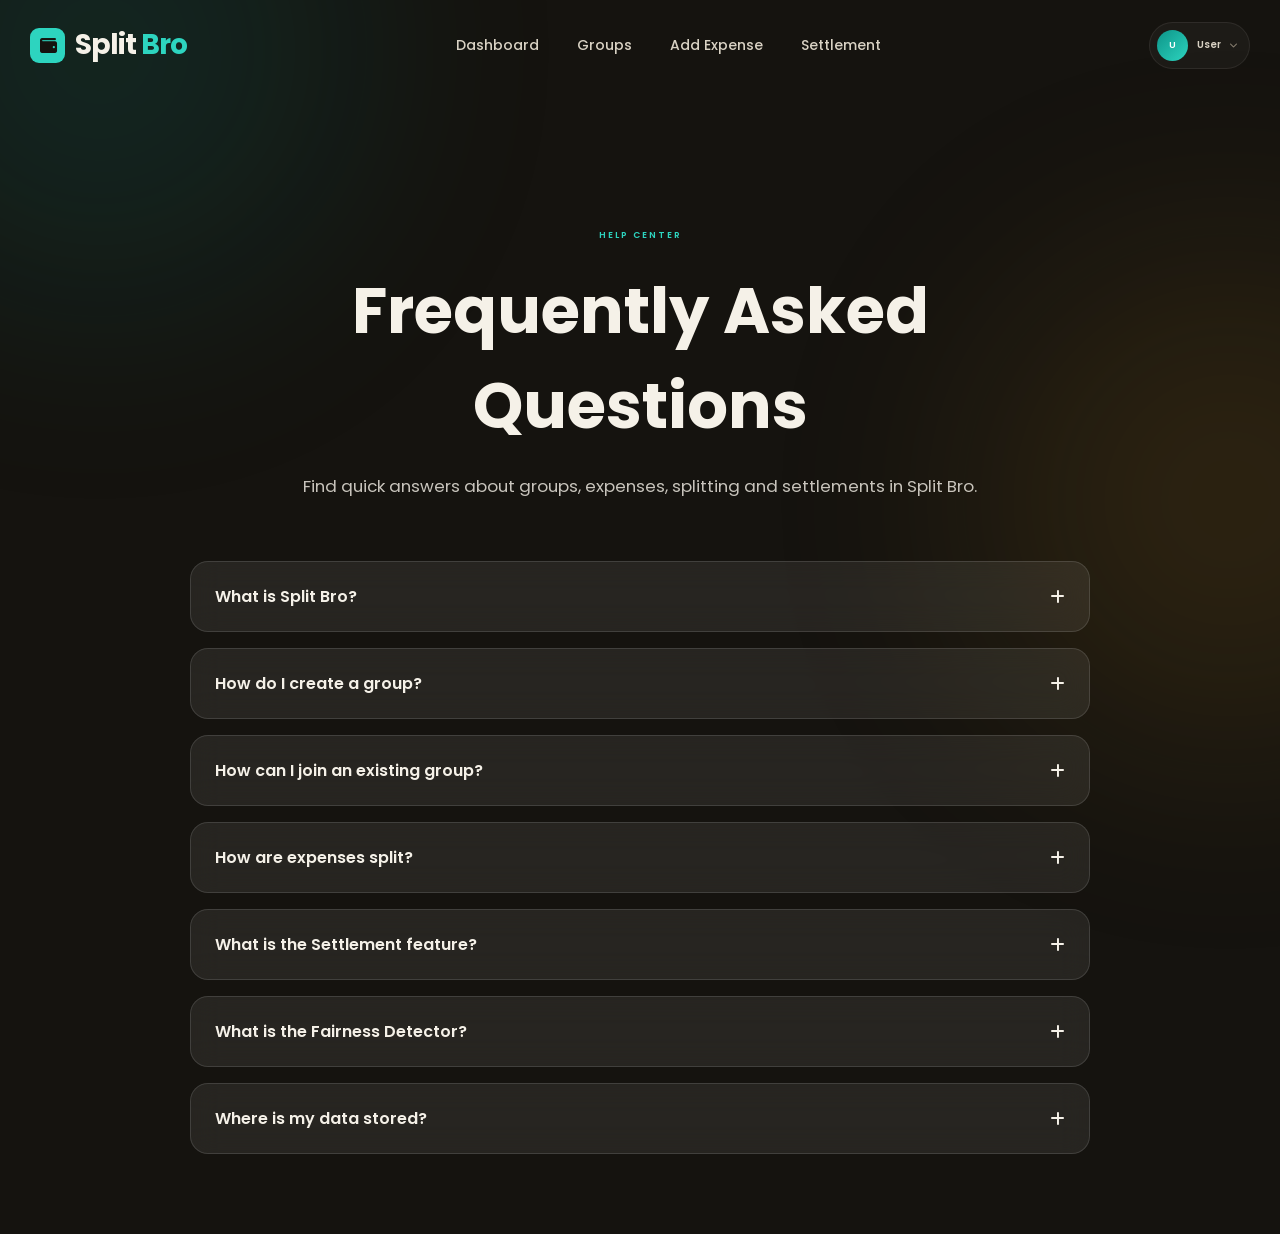
<file: SplitBro/SplitBro/splitbro/Smart Settle/Smart Settle/faq.html>
<!DOCTYPE html>
<html lang="en">

<head>

    <meta charset="UTF-8">

    <meta
        name="viewport"
        content="width=device-width, initial-scale=1.0"
    >

    <title>Split Bro | FAQ</title>

    <link
        rel="preconnect"
        href="https://fonts.googleapis.com"
    >

    <link
        rel="preconnect"
        href="https://fonts.gstatic.com"
        crossorigin
    >

    <link
        href="https://fonts.googleapis.com/css2?family=Poppins:wght@300;400;500;600;700;800&display=swap"
        rel="stylesheet"
    >

    <link
        rel="stylesheet"
        href="https://cdnjs.cloudflare.com/ajax/libs/font-awesome/6.7.2/css/all.min.css"
    >

    <link
        rel="stylesheet"
        href="css/style.css"
    >

</head>

<body>

    <div class="background-glow glow-one"></div>
    <div class="background-glow glow-two"></div>


    <header class="header">

        <nav class="navbar">

            <a
                href="dashboard.html"
                class="logo"
            >

                <span class="logo-icon">
                    <i class="fa-solid fa-wallet"></i>
                </span>

                <span>
                    Split <strong>Bro</strong>
                </span>

            </a>


            <div class="nav-links">

                <a href="dashboard.html">
                    Dashboard
                </a>

                <a href="groups.html">
                    Groups
                </a>

                <a href="addExpense.html">
                    Add Expense
                </a>

                <a href="settlement.html">
                    Settlement
                </a>

            </div>


            <div class="user-menu">

                <button
                    class="user-menu-button"
                    id="userMenuButton"
                >

                    <span
                        class="user-menu-avatar"
                        id="navUserAvatar"
                    >
                        U
                    </span>

                    <span
                        class="user-menu-name"
                        id="navUserName"
                    >
                        User
                    </span>

                    <i class="fa-solid fa-chevron-down"></i>

                </button>


                <div
                    class="user-dropdown"
                    id="userDropdown"
                >

                    <div class="user-dropdown-header">

                        <strong id="dropdownUserName">
                            User
                        </strong>

                        <span id="dropdownUserId">
                            USER01
                        </span>

                    </div>


                    <a
                        href="profile.html"
                        class="user-dropdown-item"
                    >
                        <i class="fa-solid fa-user"></i>
                        My Profile
                    </a>


                    <a
                        href="history.html"
                        class="user-dropdown-item"
                    >
                        <i class="fa-solid fa-clock-rotate-left"></i>
                        Settlement History
                    </a>


                    <a
                        href="insights.html"
                        class="user-dropdown-item"
                    >
                        <i class="fa-solid fa-chart-pie"></i>
                        Spending Insights
                    </a>


                    <a
                        href="faq.html"
                        class="user-dropdown-item"
                    >
                        <i class="fa-solid fa-circle-question"></i>
                        FAQs
                    </a>


                    <button
                        class="user-dropdown-item logout-item"
                        id="logoutButton"
                    >
                        <i class="fa-solid fa-right-from-bracket"></i>
                        Logout
                    </button>

                </div>

            </div>

        </nav>

    </header>


    <main class="faq-page">

        <section class="info-hero">

            <span class="section-tag">
                HELP CENTER
            </span>

            <h1>
                Frequently Asked Questions
            </h1>

            <p>
                Find quick answers about groups, expenses, splitting and
                settlements in Split Bro.
            </p>

        </section>


        <section class="faq-container">


            <div class="faq-item">

                <button class="faq-question">

                    <span>
                        What is Split Bro?
                    </span>

                    <i class="fa-solid fa-plus"></i>

                </button>

                <div class="faq-answer">

                    <p>
                        Split Bro is a web application that helps groups manage
                        shared expenses, split costs and understand who needs to
                        pay whom.
                    </p>

                </div>

            </div>


            <div class="faq-item">

                <button class="faq-question">

                    <span>
                        How do I create a group?
                    </span>

                    <i class="fa-solid fa-plus"></i>

                </button>

                <div class="faq-answer">

                    <p>
                        Go to the Groups page and create a new group. A unique
                        group code is generated, which can be shared with other
                        members so they can join the same group.
                    </p>

                </div>

            </div>


            <div class="faq-item">

                <button class="faq-question">

                    <span>
                        How can I join an existing group?
                    </span>

                    <i class="fa-solid fa-plus"></i>

                </button>

                <div class="faq-answer">

                    <p>
                        Use the Join Group option and enter the group code shared
                        by a member of that group.
                    </p>

                </div>

            </div>


            <div class="faq-item">

                <button class="faq-question">

                    <span>
                        How are expenses split?
                    </span>

                    <i class="fa-solid fa-plus"></i>

                </button>

                <div class="faq-answer">

                    <p>
                        Split Bro supports equal splitting, percentage-based
                        splitting and custom amounts, depending on how the group
                        wants to divide an expense.
                    </p>

                </div>

            </div>


            <div class="faq-item">

                <button class="faq-question">

                    <span>
                        What is the Settlement feature?
                    </span>

                    <i class="fa-solid fa-plus"></i>

                </button>

                <div class="faq-answer">

                    <p>
                        The Settlement feature calculates the net balance of each
                        member and helps identify who should pay and who should
                        receive money to settle the group's expenses.
                    </p>

                </div>

            </div>


            <div class="faq-item">

                <button class="faq-question">

                    <span>
                        What is the Fairness Detector?
                    </span>

                    <i class="fa-solid fa-plus"></i>

                </button>

                <div class="faq-answer">

                    <p>
                        The Fairness Detector compares contributions and expense
                        shares to help the group understand how evenly the
                        spending responsibility is distributed.
                    </p>

                </div>

            </div>


            <div class="faq-item">

                <button class="faq-question">

                    <span>
                        Where is my data stored?
                    </span>

                    <i class="fa-solid fa-plus"></i>

                </button>

                <div class="faq-answer">

                    <p>
                        In the current version of Split Bro, application data is
                        stored in the browser using localStorage. This allows the
                        data to remain available even after refreshing the page
                        in the same browser.
                    </p>

                </div>

            </div>


        </section>

    </main>


    <script src="js/storage.js"></script>
    <script src="js/app.js"></script>
    <script src="js/faq.js"></script>

</body>

</html>
</file>
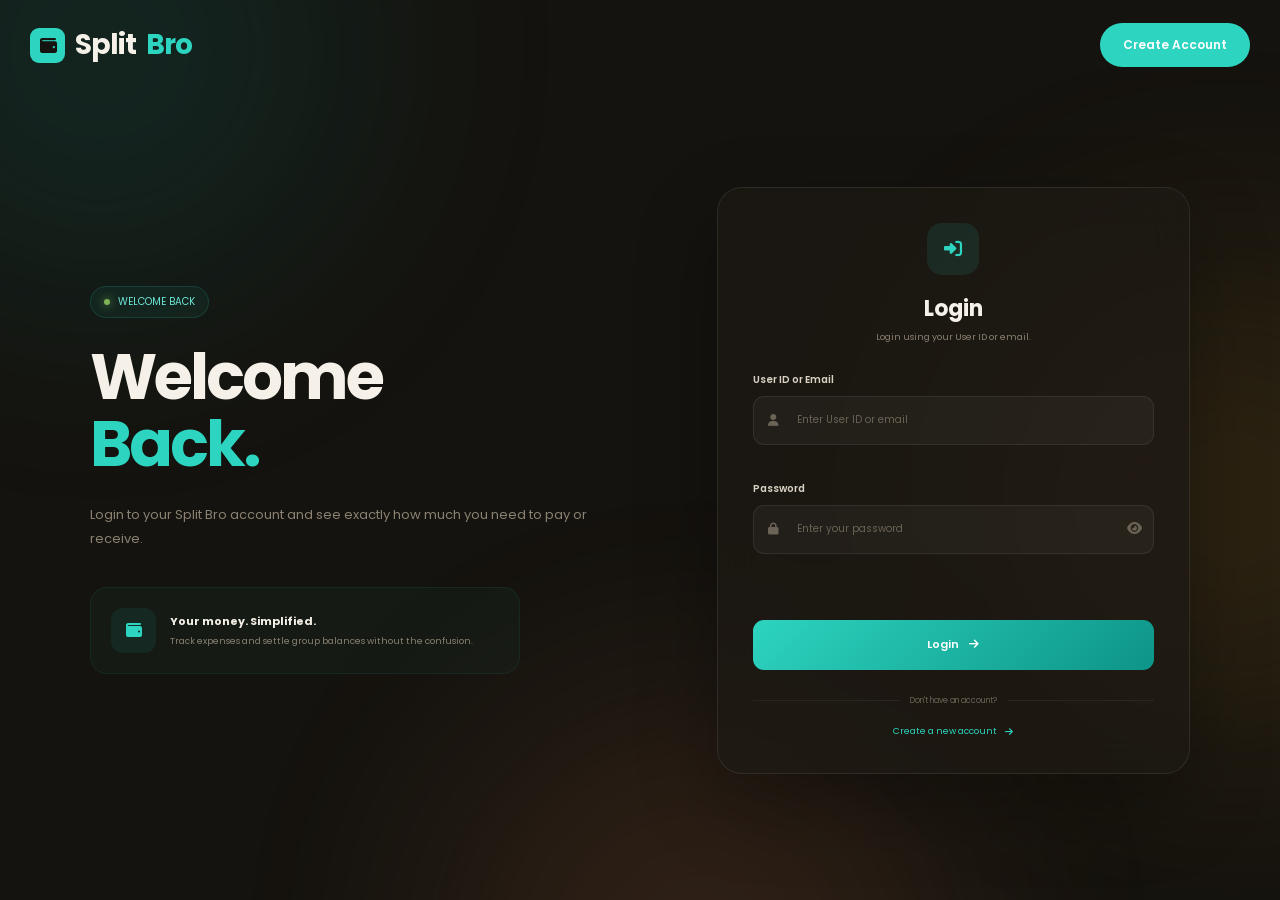
<file: SplitBro/SplitBro/splitbro/Smart Settle/Smart Settle/groups.html>
<!DOCTYPE html>
<html lang="en">

<head>

    <meta charset="UTF-8">

    <meta
        name="viewport"
        content="width=device-width, initial-scale=1.0"
    >

    <title>Split Bro | Groups</title>

    <link
        rel="stylesheet"
        href="css/style.css"
    >

    <link
        rel="stylesheet"
        href="css/groups.css"
    >

    <link
        rel="stylesheet"
        href="https://cdnjs.cloudflare.com/ajax/libs/font-awesome/6.7.2/css/all.min.css"
    >

</head>

<body>

<header class="groups-header">

    <a
        href="dashboard.html"
        class="groups-logo"
    >

        <span class="groups-logo-icon">
            <i class="fa-solid fa-wallet"></i>
        </span>

        Split <strong>Bro</strong>

    </a>


    <nav class="groups-nav">

        <a href="dashboard.html">

            <i class="fa-solid fa-house"></i>

            Dashboard

        </a>


        <a
            href="groups.html"
            class="active"
        >

            <i class="fa-solid fa-users"></i>

            Groups

        </a>


        <a href="addExpense.html">

            <i class="fa-solid fa-receipt"></i>

            Add Expense

        </a>


        <a href="settlement.html">

            <i class="fa-solid fa-arrow-right-arrow-left"></i>

            Settlement

        </a>

    </nav>


    <div class="user-menu">

        <button
            type="button"
            class="user-menu-button"
            id="userMenuButton"
        >

            <span
                class="user-menu-avatar"
                id="navUserAvatar"
            >
                M
            </span>

            <span
                class="user-menu-name"
                id="navUserName"
            >
                User
            </span>

            <i class="fa-solid fa-chevron-down"></i>

        </button>


        <div
            class="user-dropdown"
            id="userDropdown"
        >

            <div class="user-dropdown-header">

                <strong id="dropdownUserName">
                    User
                </strong>

                <span id="dropdownUserId">
                    USER01
                </span>

            </div>


            <a
                href="profile.html"
                class="user-dropdown-item"
            >

                <i class="fa-solid fa-user"></i>

                My Profile

            </a>


            <a
                href="history.html"
                class="user-dropdown-item"
            >

                <i class="fa-solid fa-clock-rotate-left"></i>

                Settlement History

            </a>


            <a
                href="dashboard.html#how-it-works"
                class="user-dropdown-item"
            >

                <i class="fa-solid fa-circle-question"></i>

                How It Works

            </a>


            <a
                href="insights.html"
                class="user-dropdown-item"
            >

                <i class="fa-solid fa-chart-pie"></i>

                Spending Insights

            </a>


            <button
                type="button"
                class="user-dropdown-item logout-item"
                id="logoutButton"
            >

                <i class="fa-solid fa-right-from-bracket"></i>

                Logout

            </button>

        </div>

    </div>

</header>


<main class="groups-main">


    <section class="groups-title-section">

        <div>

            <span class="groups-eyebrow">
                YOUR EXPENSE GROUPS
            </span>

            <h1>
                My Groups
            </h1>

            <p>
                Manage trips, events and shared expenses with different people.
            </p>

        </div>


        <div class="group-title-actions">

    <button
        type="button"
        class="join-group-button"
        id="openJoinGroup"
    >
        <i class="fa-solid fa-link"></i>
        Join Group
    </button>

    <button
        type="button"
        class="create-group-button"
        id="openGroupModal"
    >
        <i class="fa-solid fa-plus"></i>
        Create New Group
    </button>

</div>

    </section>


    <section
        class="groups-grid"
        id="groupsContainer"
    ></section>


    <section
        class="empty-groups"
        id="emptyGroups"
    >

        <div class="empty-groups-icon">

            <i class="fa-solid fa-users"></i>

        </div>


        <h2>
            No groups yet
        </h2>


        <p>
            Create your first group or join an existing group.
        </p>


        <div class="empty-group-buttons">

            <button
                type="button"
                class="create-group-button"
                id="emptyCreateGroup"
            >

                <i class="fa-solid fa-plus"></i>

                Create New Group

            </button>


            <button
                type="button"
                class="join-group-button"
                id="emptyJoinGroup"
            >

                <i class="fa-solid fa-link"></i>

                Join Group

            </button>

        </div>

    </section>

</main>


<div
    class="group-modal"
    id="createGroupModal"
>

    <div class="group-modal-box">

        <button
            type="button"
            class="close-modal"
            id="closeCreateModal"
        >

            <i class="fa-solid fa-xmark"></i>

        </button>


        <div class="modal-icon">

            <i class="fa-solid fa-users"></i>

        </div>


        <h2>
            Create New Group
        </h2>


        <p class="modal-description">
            Create a separate group for another trip, event or activity.
        </p>


        <form id="groupForm">


            <div class="group-field">

                <label for="groupName">
                    Group Name
                </label>


                <div class="group-input">

                    <i class="fa-solid fa-layer-group"></i>

                    <input
                        type="text"
                        id="groupName"
                        placeholder="Example: Rishikesh Trip"
                        autocomplete="off"
                    >

                </div>


                <span
                    class="group-error"
                    id="groupNameError"
                ></span>

            </div>


            <div class="member-section">

                <div class="member-section-heading">

                    <div>

                        <h3>
                            Add Members
                        </h3>

                        <p>
                            Add registered users or people who do not have an account yet.
                        </p>

                    </div>

                </div>


                <div class="member-add-options">

                    <button
                        type="button"
                        class="member-mode-button active"
                        id="registeredMemberMode"
                    >

                        <i class="fa-solid fa-user-check"></i>

                        Registered User

                    </button>


                    <button
                        type="button"
                        class="member-mode-button"
                        id="guestMemberMode"
                    >

                        <i class="fa-solid fa-user"></i>

                        Guest Member

                    </button>

                </div>


                <div
                    id="registeredMemberBox"
                >

                    <div class="member-add-row">

                        <div class="group-input">

                            <i class="fa-solid fa-user-plus"></i>

                            <input
                                type="text"
                                id="memberUserId"
                                placeholder="Example: SATVIK01"
                                autocomplete="off"
                            >

                        </div>


                        <button
                            type="button"
                            class="add-member-button"
                            id="addMemberButton"
                        >

                            <i class="fa-solid fa-plus"></i>

                            Add

                        </button>

                    </div>

                </div>


                <div
                    id="guestMemberBox"
                    style="display:none;"
                >

                    <div class="group-field">

                        <label for="guestMemberName">
                            Member Name
                        </label>


                        <div class="group-input">

                            <i class="fa-solid fa-user"></i>

                            <input
                                type="text"
                                id="guestMemberName"
                                placeholder="Example: Dad"
                                autocomplete="off"
                            >

                        </div>

                    </div>


                    <button
                        type="button"
                        class="add-member-button"
                        id="addGuestMemberButton"
                    >

                        <i class="fa-solid fa-user-plus"></i>

                        Add Guest

                    </button>

                </div>


                <span
                    class="group-error"
                    id="memberError"
                ></span>


                <div
                    class="selected-members"
                    id="selectedMembers"
                ></div>

            </div>


            <div class="modal-actions">

                <button
                    type="button"
                    class="cancel-button"
                    id="cancelCreateGroup"
                >

                    Cancel

                </button>


                <button
                    type="submit"
                    class="submit-group-button"
                >

                    <i class="fa-solid fa-check"></i>

                    Create Group

                </button>

            </div>

        </form>

    </div>

</div>


<div
    class="group-modal"
    id="joinGroupModal"
>

    <div class="group-modal-box">

        <button
            type="button"
            class="close-modal"
            id="closeJoinModal"
        >

            <i class="fa-solid fa-xmark"></i>

        </button>


        <div class="modal-icon join-icon">

            <i class="fa-solid fa-link"></i>

        </div>


        <h2>
            Join a Group
        </h2>


        <p class="modal-description">
            Enter the Group Code shared by the group creator.
        </p>


        <form id="joinGroupForm">


            <div class="group-field">

                <label for="joinGroupCode">
                    Group Code
                </label>


                <div class="group-input">

                    <i class="fa-solid fa-key"></i>

                    <input
                        type="text"
                        id="joinGroupCode"
                        placeholder="Example: GS7K92"
                        maxlength="8"
                        autocomplete="off"
                    >

                </div>


                <span
                    class="group-error"
                    id="joinGroupError"
                ></span>

            </div>


            <div
                id="guestClaimBox"
                style="display:none;"
            >

                <div class="group-field">

                    <label for="guestClaimSelect">
                        Existing Guest Member
                    </label>


                    <select
                        id="guestClaimSelect"
                        class="group-input"
                    >

                        <option value="">
                            Join as a new member
                        </option>

                    </select>

                </div>

            </div>


            <div class="modal-actions">

                <button
                    type="button"
                    class="cancel-button"
                    id="cancelJoinGroup"
                >

                    Cancel

                </button>


                <button
                    type="submit"
                    class="submit-group-button"
                >

                    <i class="fa-solid fa-right-to-bracket"></i>

                    Join Group

                </button>

            </div>

        </form>

    </div>

</div>


<div
    class="group-modal"
    id="editGroupModal"
>

    <div class="group-modal-box">

        <button
            type="button"
            class="close-modal"
            id="closeEditModal"
        >

            <i class="fa-solid fa-xmark"></i>

        </button>


        <div class="modal-icon">

            <i class="fa-solid fa-pen"></i>

        </div>


        <h2>
            Edit Group
        </h2>


        <p class="modal-description">
            Update your group name and manage members.
        </p>


        <form id="editGroupForm">


            <div class="group-field">

                <label for="editGroupName">
                    Group Name
                </label>


                <div class="group-input">

                    <i class="fa-solid fa-layer-group"></i>

                    <input
                        type="text"
                        id="editGroupName"
                        autocomplete="off"
                    >

                </div>


                <span
                    class="group-error"
                    id="editGroupNameError"
                ></span>

            </div>


            <div class="member-section">

                <div class="member-section-heading">

                    <div>

                        <h3>
                            Group Members
                        </h3>

                        <p>
                            Add or remove members from this group.
                        </p>

                    </div>

                </div>


                <div
                    class="selected-members"
                    id="editSelectedMembers"
                ></div>


                <div class="member-add-options">

                    <button
                        type="button"
                        class="member-mode-button active"
                        id="editRegisteredMemberMode"
                    >

                        <i class="fa-solid fa-user-check"></i>

                        Registered User

                    </button>


                    <button
                        type="button"
                        class="member-mode-button"
                        id="editGuestMemberMode"
                    >

                        <i class="fa-solid fa-user"></i>

                        Guest Member

                    </button>

                </div>


                <div
                    id="editRegisteredMemberBox"
                >

                    <div class="member-add-row">

                        <div class="group-input">

                            <i class="fa-solid fa-user-plus"></i>

                            <input
                                type="text"
                                id="editMemberUserId"
                                placeholder="Enter User ID"
                                autocomplete="off"
                            >

                        </div>


                        <button
                            type="button"
                            class="add-member-button"
                            id="editAddMemberButton"
                        >

                            <i class="fa-solid fa-plus"></i>

                            Add

                        </button>

                    </div>

                </div>


                <div
                    id="editGuestMemberBox"
                    style="display:none;"
                >

                    <div class="group-field">

                        <label for="editGuestMemberName">
                            Guest Name
                        </label>


                        <div class="group-input">

                            <i class="fa-solid fa-user"></i>

                            <input
                                type="text"
                                id="editGuestMemberName"
                                placeholder="Enter Guest Name"
                                autocomplete="off"
                            >

                        </div>

                    </div>


                    <button
                        type="button"
                        class="add-member-button"
                        id="editAddGuestMemberButton"
                    >

                        <i class="fa-solid fa-user-plus"></i>

                        Add Guest

                    </button>

                </div>


                <span
                    class="group-error"
                    id="editMemberError"
                ></span>

            </div>


            <div class="modal-actions">

                <button
                    type="button"
                    class="cancel-button"
                    id="cancelEditGroup"
                >

                    Cancel

                </button>


                <button
                    type="submit"
                    class="submit-group-button"
                >

                    <i class="fa-solid fa-check"></i>

                    Save Changes

                </button>

            </div>

        </form>

    </div>

</div>


<script src="js/storage.js"></script>
<script src="js/groups.js"></script>
<script src="js/groups-animations.js"></script>
<script src="js/app.js"></script>

</body>

</html>
</file>
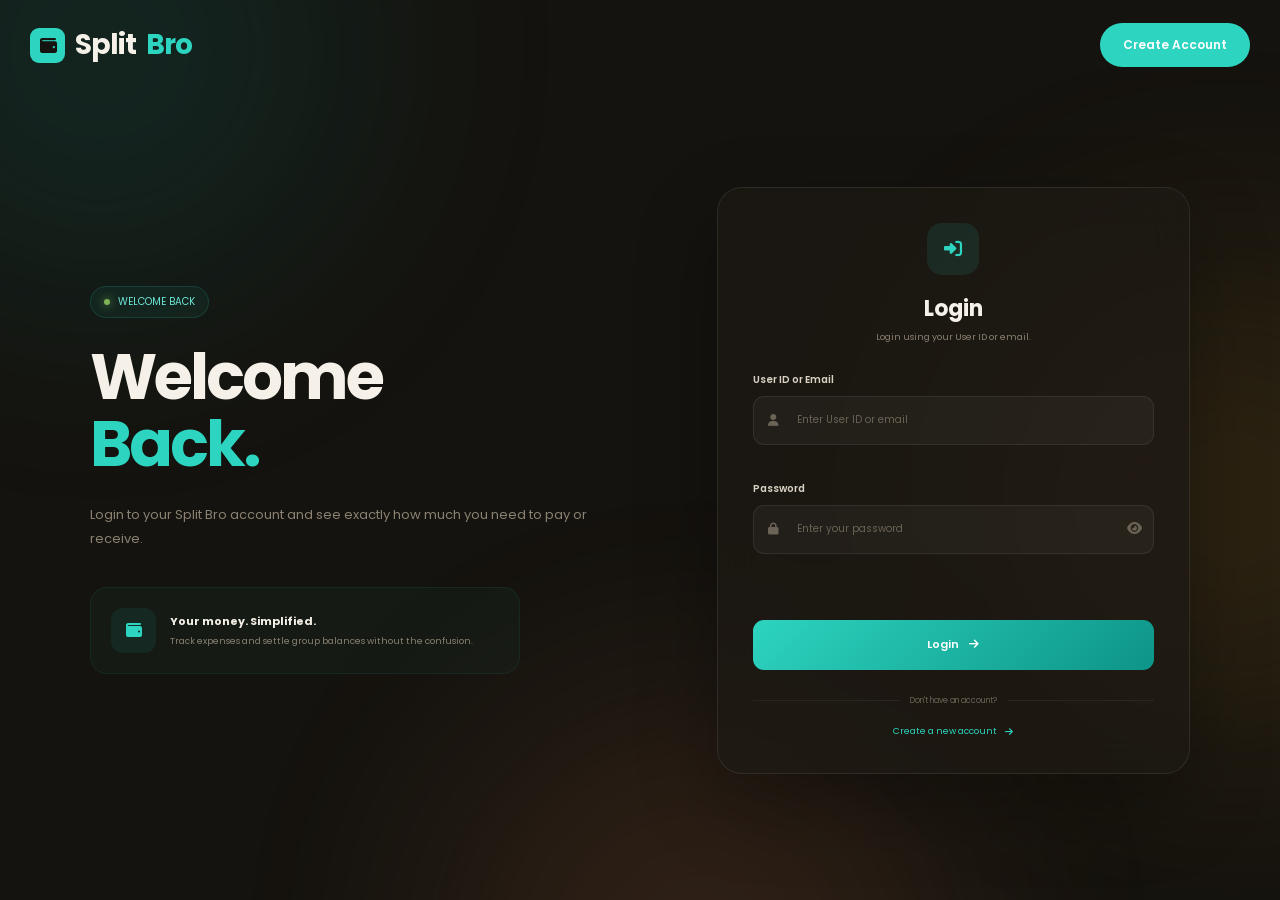
<file: SplitBro/SplitBro/splitbro/Smart Settle/Smart Settle/history.html>
<!DOCTYPE html>
<html lang="en">

<head>

    <meta charset="UTF-8">

    <meta
        name="viewport"
        content="width=device-width, initial-scale=1.0"
    >

    <title>Split Bro | History</title>

    <link
        rel="preconnect"
        href="https://fonts.googleapis.com"
    >

    <link
        rel="preconnect"
        href="https://fonts.gstatic.com"
        crossorigin
    >

    <link
        href="https://fonts.googleapis.com/css2?family=Poppins:wght@300;400;500;600;700;800&display=swap"
        rel="stylesheet"
    >

    <link
        rel="stylesheet"
        href="https://cdnjs.cloudflare.com/ajax/libs/font-awesome/6.7.2/css/all.min.css"
    >

    <link
        rel="stylesheet"
        href="css/style.css"
    >

    <link
        rel="stylesheet"
        href="css/history.css"
    >

</head>

<body>

<div class="background-glow glow-one"></div>
<div class="background-glow glow-two"></div>


<header class="header">

    <nav class="navbar">

        <a
            href="dashboard.html"
            class="logo"
        >

            <span class="logo-icon">
                <i class="fa-solid fa-wallet"></i>
            </span>

            <span>
                Split <strong>Bro</strong>
            </span>

        </a>


        <div class="nav-links">

            <a href="dashboard.html">
                Dashboard
            </a>

            <a href="groups.html">
                Groups
            </a>

            <a href="addExpense.html">
                Add Expense
            </a>

            <a href="settlement.html">
                Settlement
            </a>

        </div>


        <div class="user-menu">

            <button
                class="user-menu-button"
                id="userMenuButton"
            >

                <span
                    class="user-menu-avatar"
                    id="navUserAvatar"
                >
                    M
                </span>

                <span
                    class="user-menu-name"
                    id="navUserName"
                >
                    User
                </span>

                <i class="fa-solid fa-chevron-down"></i>

            </button>


            <div
                class="user-dropdown"
                id="userDropdown"
            >

                <div class="user-dropdown-header">

                    <strong id="dropdownUserName">
                        User
                    </strong>

                    <span id="dropdownUserId">
                        USER01
                    </span>

                </div>


                <a
                    href="profile.html"
                    class="user-dropdown-item"
                >

                    <i class="fa-solid fa-user"></i>

                    My Profile

                </a>


                <a
                    href="history.html"
                    class="user-dropdown-item"
                >

                    <i class="fa-solid fa-clock-rotate-left"></i>

                    Settlement History

                </a>
                <a
    href="dashboard.html#how-it-works"
    class="user-dropdown-item"
>

    <i class="fa-solid fa-circle-question"></i>

    How It Works

</a>


                <button
                    class="user-dropdown-item logout-item"
                    id="logoutButton"
                >

                    <i class="fa-solid fa-right-from-bracket"></i>

                    Logout

                </button>

            </div>

        </div>

    </nav>

</header>


<main class="history-page">


    <section class="history-heading">

        <span class="section-tag">
            YOUR HISTORY
        </span>

        <h1>
            Settlement History
        </h1>

        <p>
            Groups that have already been settled.
        </p>

    </section>


    <section
        id="historyList"
        class="history-list"
    ></section>


</main>


<script src="js/storage.js"></script>
<script src="js/history.js"></script>
<script src="js/app.js"></script>

</body>

</html>
</file>
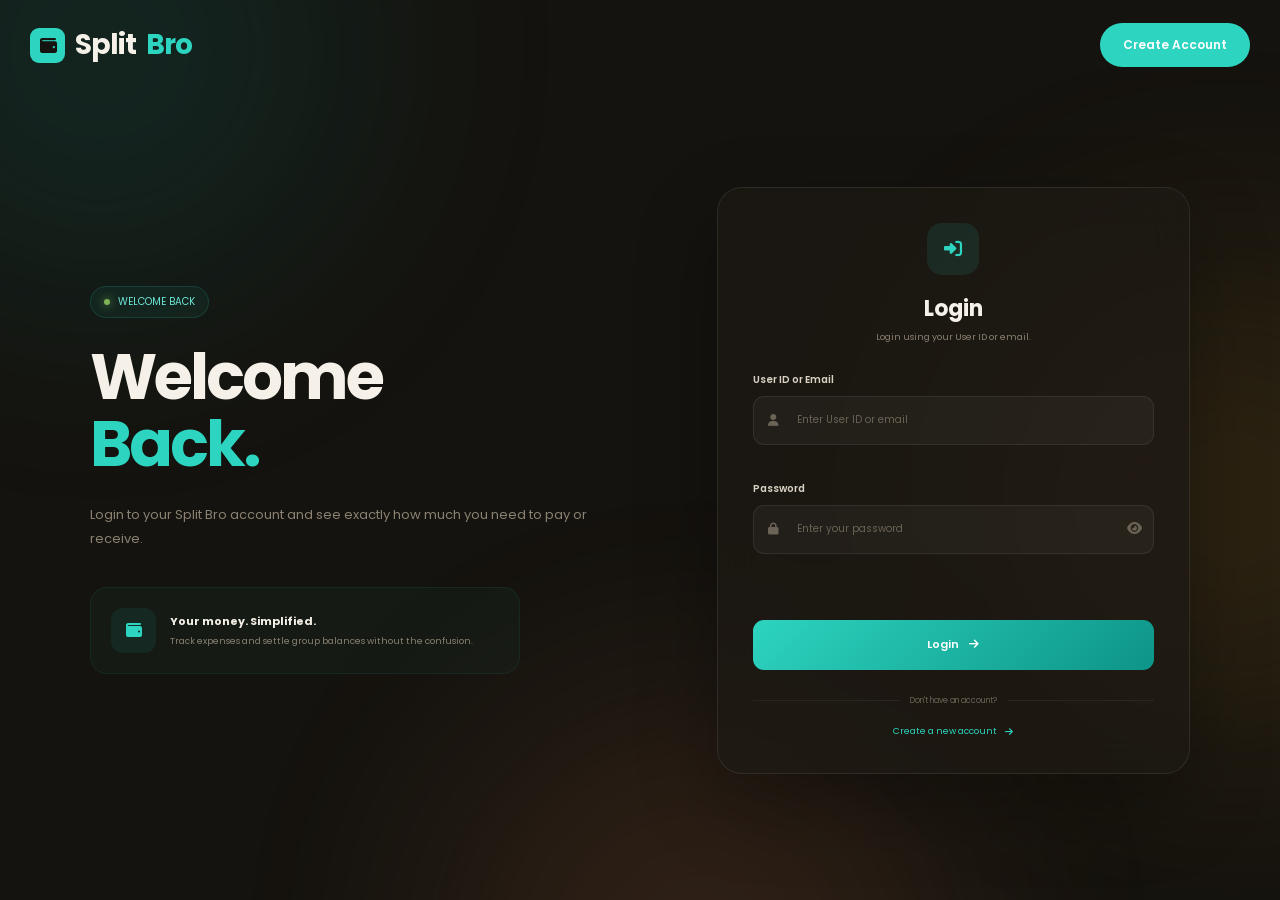
<file: SplitBro/SplitBro/splitbro/Smart Settle/Smart Settle/insights.html>
<!DOCTYPE html>
<html lang="en">

<head>

    <meta charset="UTF-8">

    <meta
        name="viewport"
        content="width=device-width, initial-scale=1.0"
    >

    <title>Split Bro | Spending Insights</title>

    <link
        rel="preconnect"
        href="https://fonts.googleapis.com"
    >

    <link
        rel="preconnect"
        href="https://fonts.gstatic.com"
        crossorigin
    >

    <link
        href="https://fonts.googleapis.com/css2?family=Poppins:wght@300;400;500;600;700;800&display=swap"
        rel="stylesheet"
    >

    <link
        rel="stylesheet"
        href="https://cdnjs.cloudflare.com/ajax/libs/font-awesome/6.7.2/css/all.min.css"
    >

    <link
        rel="stylesheet"
        href="css/style.css"
    >

    <link
        rel="stylesheet"
        href="css/insights.css"
    >

</head>

<body>

<div class="background-glow glow-one"></div>
<div class="background-glow glow-two"></div>


<header class="header">

    <nav class="navbar">

        <a
            href="dashboard.html"
            class="logo"
        >

            <span class="logo-icon">
                <i class="fa-solid fa-wallet"></i>
            </span>

            <span>
                Split <strong>Bro</strong>
            </span>

        </a>


        <div class="nav-links">

            <a href="dashboard.html">
                Dashboard
            </a>

            <a href="groups.html">
                Groups
            </a>

            <a href="addExpense.html">
                Add Expense
            </a>

            <a href="settlement.html">
                Settlement
            </a>

        </div>


        <div class="user-menu">

            <button
                class="user-menu-button"
                id="userMenuButton"
            >

                <span
                    class="user-menu-avatar"
                    id="navUserAvatar"
                >
                    M
                </span>

                <span
                    class="user-menu-name"
                    id="navUserName"
                >
                    User
                </span>

                <i class="fa-solid fa-chevron-down"></i>

            </button>


            <div
                class="user-dropdown"
                id="userDropdown"
            >

                <div class="user-dropdown-header">

                    <strong id="dropdownUserName">
                        User
                    </strong>

                    <span id="dropdownUserId">
                        USER01
                    </span>

                </div>


                <a
                    href="profile.html"
                    class="user-dropdown-item"
                >

                    <i class="fa-solid fa-user"></i>

                    My Profile

                </a>


                <a
                    href="history.html"
                    class="user-dropdown-item"
                >

                    <i class="fa-solid fa-clock-rotate-left"></i>

                    Settlement History

                </a>


                <a
                    href="insights.html"
                    class="user-dropdown-item"
                >

                    <i class="fa-solid fa-chart-pie"></i>

                    Spending Insights

                </a>


                <a
                    href="dashboard.html#how-it-works"
                    class="user-dropdown-item"
                >

                    <i class="fa-solid fa-circle-question"></i>

                    How It Works

                </a>


                <button
                    class="user-dropdown-item logout-item"
                    id="logoutButton"
                >

                    <i class="fa-solid fa-right-from-bracket"></i>

                    Logout

                </button>

            </div>

        </div>

    </nav>

</header>


<main class="insights-page">


    <section class="insights-heading">

        <div>

            <span class="section-tag">
                SMART ANALYTICS
            </span>

            <h1 id="insightsGroupName">
                Spending Insights
            </h1>

            <p>
                Understand where your group's money is actually going.
            </p>

        </div>

        <div class="insights-heading-icon">

            <i class="fa-solid fa-chart-pie"></i>

        </div>

    </section>


    <section class="insights-stats">


        <div class="insight-stat-card">

            <div class="insight-stat-icon">

                <i class="fa-solid fa-indian-rupee-sign"></i>

            </div>

            <div>

                <span>
                    Total Spent
                </span>

                <strong id="insightTotal">
                    ₹0.00
                </strong>

            </div>

        </div>


        <div class="insight-stat-card">

            <div class="insight-stat-icon">

                <i class="fa-solid fa-receipt"></i>

            </div>

            <div>

                <span>
                    Expenses
                </span>

                <strong id="insightCount">
                    0
                </strong>

            </div>

        </div>


        <div class="insight-stat-card">

            <div class="insight-stat-icon">

                <i class="fa-solid fa-calculator"></i>

            </div>

            <div>

                <span>
                    Average Expense
                </span>

                <strong id="insightAverage">
                    ₹0.00
                </strong>

            </div>

        </div>


        <div class="insight-stat-card">

            <div class="insight-stat-icon">

                <i class="fa-solid fa-crown"></i>

            </div>

            <div>

                <span>
                    Highest Category
                </span>

                <strong id="highestCategory">
                    -
                </strong>

            </div>

        </div>


    </section>


    <section class="insights-grid">


        <div class="glass-card category-card">

            <div class="insights-panel-header">

                <div>

                    <span class="section-tag">
                        BREAKDOWN
                    </span>

                    <h2>
                        Spending by Category
                    </h2>

                    <p>
                        See which categories consume most of your group's budget.
                    </p>

                </div>

            </div>


            <div
                id="categoryList"
                class="category-list"
            ></div>

        </div>


        <div class="glass-card chart-card">

            <div class="insights-panel-header">

                <div>

                    <span class="section-tag">
                        DISTRIBUTION
                    </span>

                    <h2>
                        Expense Distribution
                    </h2>

                    <p>
                        Visual representation of your spending.
                    </p>

                </div>

            </div>


            <div
                id="categoryChart"
                class="category-chart"
            ></div>

        </div>


    </section>

    <section class="glass-card fairness-card">

    <div class="insights-panel-header">

        <div>

            <span class="section-tag">
                FAIRNESS ANALYSIS
            </span>

            <h2>
                ⚖️ Group Fairness Detector
            </h2>

            <p>
                See how fairly the expenses are distributed among group members.
            </p>

        </div>

        <div class="fairness-score-box">

            <span>
                Fairness Score
            </span>

            <strong id="fairnessScore">
                0/100
            </strong>

        </div>

    </div>


    <div
        id="fairnessMessage"
        class="fairness-message"
    ></div>


    <div
        id="fairnessMembers"
        class="fairness-members"
    ></div>

</section>


    <section class="glass-card top-expenses-card">

        <div class="insights-panel-header">

            <div>

                <span class="section-tag">
                    TOP EXPENSES
                </span>

                <h2>
                    Where Did The Money Go?
                </h2>

                <p>
                    Your biggest expenses in this group.
                </p>

            </div>

        </div>


        <div
            id="topExpenses"
            class="top-expenses"
        ></div>

    </section>


    <section
        id="insightsEmpty"
        class="insights-empty"
    >

        <div class="insights-empty-icon">

            <i class="fa-solid fa-chart-column"></i>

        </div>

        <h2>
            No spending data yet
        </h2>

        <p>
            Add some expenses to see your group's spending insights.
        </p>

        <a
            href="addExpense.html"
            class="primary-button"
        >

            <i class="fa-solid fa-plus"></i>

            Add Expense

        </a>

    </section>


</main>


<script src="js/storage.js"></script>
<script src="js/insights.js"></script>
<script src="js/app.js"></script>

</body>

</html>
</file>
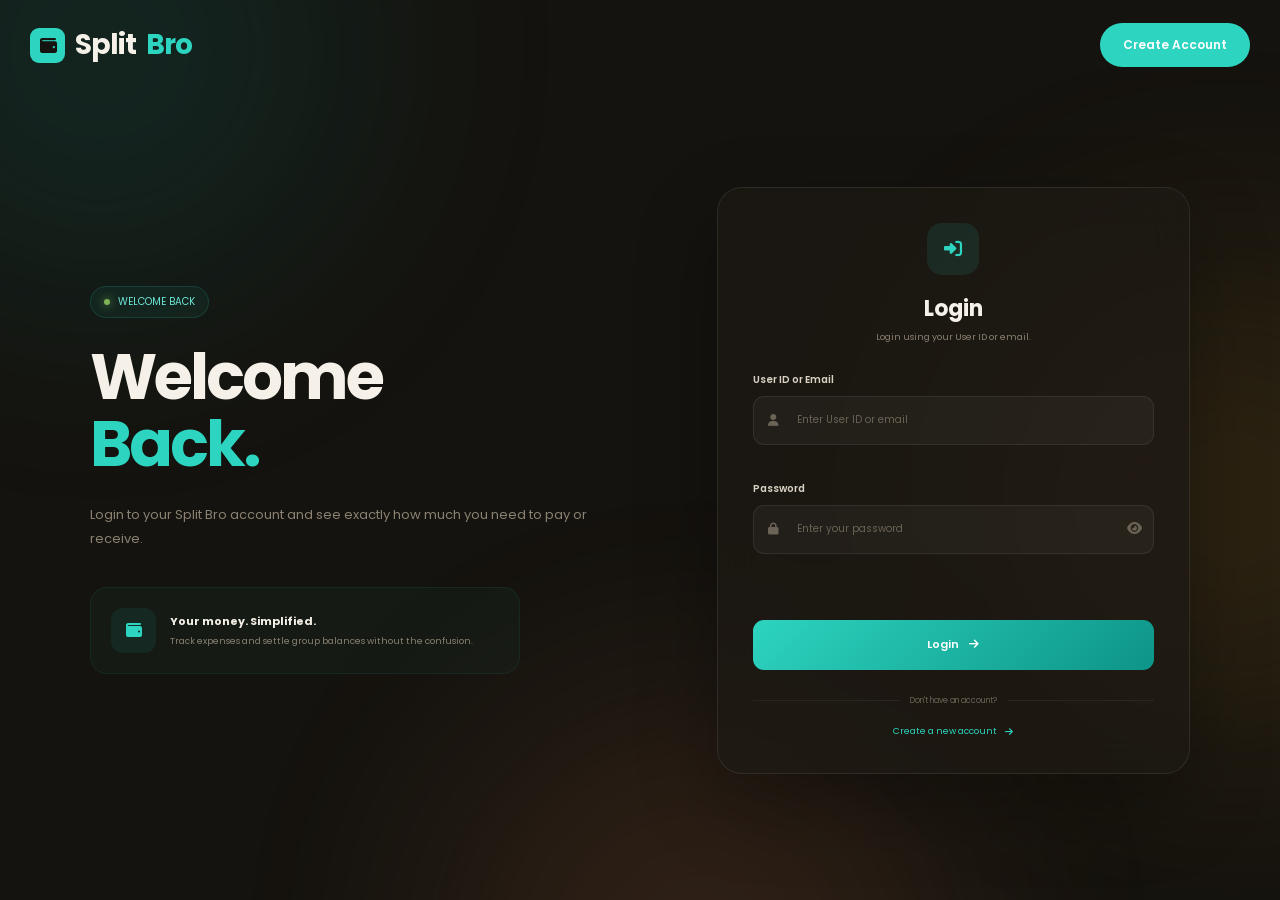
<file: SplitBro/SplitBro/splitbro/Smart Settle/Smart Settle/login.html>
<!DOCTYPE html>
<html lang="en">
<head>
    <meta charset="UTF-8">
    <meta name="viewport" content="width=device-width, initial-scale=1.0">
    <title>Split Bro | Login</title>
    <link rel="preconnect" href="https://fonts.googleapis.com">
    <link rel="preconnect" href="https://fonts.gstatic.com" crossorigin>
    <link href="https://fonts.googleapis.com/css2?family=Poppins:wght@300;400;500;600;700;800&display=swap" rel="stylesheet">
    <link rel="stylesheet" href="https://cdnjs.cloudflare.com/ajax/libs/font-awesome/6.7.2/css/all.min.css">
    <link rel="stylesheet" href="css/style.css">
</head>

<body>

    <div class="background-glow glow-one"></div>
    <div class="background-glow glow-two"></div>
    <div class="background-glow glow-three"></div>

    <header class="header">
        <nav class="navbar">
            <a href="index.html" class="logo">
                <span class="logo-icon">
                    <i class="fa-solid fa-wallet"></i>
                </span>
                Split <strong>Bro</strong>
            </a>

            <a href="signup.html" class="nav-button">
                Create Account
            </a>
        </nav>
    </header>

    <main class="auth-page">

        <div class="auth-container login-container">

            <div class="auth-left">

                <span class="hero-badge">
                    <span></span>
                    WELCOME BACK
                </span>

                <h1>
                    Welcome<br>
                    <span>Back.</span>
                </h1>

                <p>
                    Login to your Split Bro account and see exactly
                    how much you need to pay or receive.
                </p>

                <div class="login-highlight">

                    <div class="login-highlight-icon">
                        <i class="fa-solid fa-wallet"></i>
                    </div>

                    <div>
                        <strong>Your money. Simplified.</strong>
                        <p>
                            Track expenses and settle group balances
                            without the confusion.
                        </p>
                    </div>

                </div>

            </div>

            <div class="auth-card">

                <div class="auth-card-header">
                    <div class="auth-card-icon">
                        <i class="fa-solid fa-right-to-bracket"></i>
                    </div>

                    <h2>Login</h2>

                    <p>
                        Login using your User ID or email.
                    </p>
                </div>

                <form id="loginForm">

                    <div class="auth-field">
                        <label for="loginId">User ID or Email</label>

                        <div class="auth-input">
                            <i class="fa-solid fa-user"></i>

                            <input
                                type="text"
                                id="loginId"
                                placeholder="Enter User ID or email"
                                required
                            >
                        </div>

                        <span id="loginIdError" class="auth-error"></span>
                    </div>

                    <div class="auth-field">
                        <label for="loginPassword">Password</label>

                        <div class="auth-input">
                            <i class="fa-solid fa-lock"></i>

                            <input
                                type="password"
                                id="loginPassword"
                                placeholder="Enter your password"
                                required
                            >

                            <button type="button" class="password-toggle" onclick="togglePassword('loginPassword', this)">
                                <i class="fa-solid fa-eye"></i>
                            </button>
                        </div>

                        <span id="loginPasswordError" class="auth-error"></span>
                    </div>

                    <div id="loginMessage" class="auth-message"></div>

                    <button type="submit" class="auth-submit">
                        Login
                        <i class="fa-solid fa-arrow-right"></i>
                    </button>

                </form>

                <div class="auth-divider">
                    <span>Don't have an account?</span>
                </div>

                <a href="signup.html" class="auth-switch">
                    Create a new account
                    <i class="fa-solid fa-arrow-right"></i>
                </a>

            </div>

        </div>

    </main>

    <script src="js/storage.js"></script>
    <script src="js/auth.js"></script>

</body>
</html>
</file>
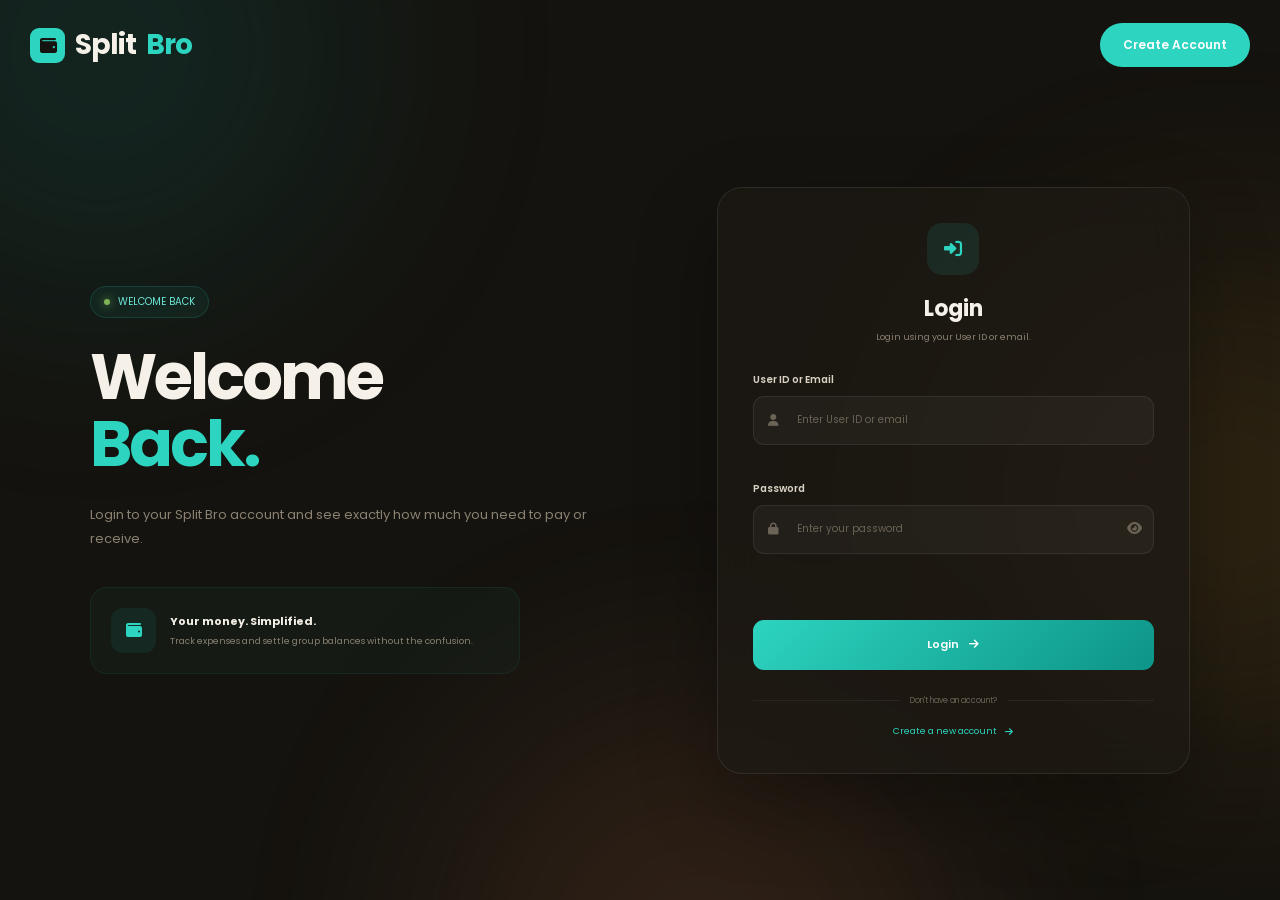
<file: SplitBro/SplitBro/splitbro/Smart Settle/Smart Settle/profile.html>
<!DOCTYPE html>
<html lang="en">

<head>
    <meta charset="UTF-8">
    <meta name="viewport" content="width=device-width, initial-scale=1.0">

    <title>Split Bro | Account Settings</title>

    <link rel="preconnect" href="https://fonts.googleapis.com">
    <link rel="preconnect" href="https://fonts.gstatic.com" crossorigin>

    <link href="https://fonts.googleapis.com/css2?family=Poppins:wght@300;400;500;600;700;800&display=swap" rel="stylesheet">

    <link rel="stylesheet" href="https://cdnjs.cloudflare.com/ajax/libs/font-awesome/6.7.2/css/all.min.css">

    <link rel="stylesheet" href="css/style.css">
</head>

<body>

    <div class="background-glow glow-one"></div>
    <div class="background-glow glow-two"></div>

    <header class="header">

        <nav class="navbar">

            <a href="dashboard.html" class="logo">
                <span class="logo-icon">
                    <i class="fa-solid fa-wallet"></i>
                </span>

                Split <strong>Bro</strong>
            </a>

            <a href="dashboard.html" class="profile-back">
                <i class="fa-solid fa-arrow-left"></i>
                Back to Dashboard
            </a>

        </nav>

    </header>

    <main class="account-page">

        <div class="account-container">

            <div class="account-heading">

                <span class="account-tag">
                    ACCOUNT SETTINGS
                </span>

                <h1>Account Settings</h1>

                <p>
                    Manage your personal information and account details.
                </p>

            </div>

            <section class="account-card">

                <div class="account-card-heading">

                    <div class="account-icon">
                        <i class="fa-solid fa-user"></i>
                    </div>

                    <div>
                        <h2>Personal Information</h2>

                        <p>
                            Update your account information
                        </p>
                    </div>

                </div>

                <form id="profileForm">

                    <div class="account-grid">

                        <div class="account-field">

                            <label for="profileName">
                                Full Name
                            </label>

                            <div class="account-input">

                                <i class="fa-solid fa-user"></i>

                                <input
                                    type="text"
                                    id="profileName"
                                    placeholder="Enter your name"
                                    disabled
                                    required
                                >

                            </div>

                        </div>

                        <div class="account-field">

                            <label for="profileUserId">
                                User ID
                            </label>

                            <div class="account-input locked-input">

                                <i class="fa-solid fa-id-card"></i>

                                <input
                                    type="text"
                                    id="profileUserId"
                                    disabled
                                >

                                <i class="fa-solid fa-lock input-lock"></i>

                            </div>

                            <span class="field-note">
                                Unique ID cannot be changed
                            </span>

                        </div>

                        <div class="account-field">

                            <label for="profileEmail">
                                Email Address
                            </label>

                            <div class="account-input">

                                <i class="fa-solid fa-envelope"></i>

                                <input
                                    type="email"
                                    id="profileEmail"
                                    placeholder="Enter your email"
                                    disabled
                                    required
                                >

                            </div>

                        </div>

                        <div class="account-field">

                            <label for="profilePhone">
                                Phone Number
                            </label>

                            <div class="account-input">

                                <i class="fa-solid fa-phone"></i>

                                <input
                                    type="tel"
                                    id="profilePhone"
                                    placeholder="Enter 10 digit phone number"
                                    maxlength="10"
                                    disabled
                                >

                            </div>

                        </div>

                    </div>

                    <div
                        id="profileMessage"
                        class="profile-message"
                    ></div>

                    <div class="account-actions">

                        <button
                            type="button"
                            id="editProfile"
                            class="edit-profile-button"
                        >
                            <i class="fa-solid fa-pen"></i>
                            Edit Profile
                        </button>

                        <button
                            type="submit"
                            id="saveProfile"
                            class="save-profile-button"
                        >
                            <i class="fa-solid fa-check"></i>
                            Save Changes
                        </button>

                    </div>

                </form>

            </section>

            <section class="account-card security-card">

    <div class="account-card-heading">

        <div class="account-icon security-icon">
            <i class="fa-solid fa-shield-halved"></i>
        </div>

        <div>
            <h2>Change Password</h2>

            <p>
                Verify your current password before creating a new one
            </p>
        </div>

    </div>

    <form id="passwordForm">

        <div class="password-verify-row">

            <div class="account-field">

                <label for="currentPassword">
                    Current Password
                </label>

                <div class="account-input">

                    <i class="fa-solid fa-lock"></i>

                    <input
                        type="password"
                        id="currentPassword"
                        placeholder="Enter current password"
                        required
                    >

                </div>

            </div>

            <div class="verify-password-container">

                <button
                    type="button"
                    id="verifyPassword"
                    class="verify-password-button"
                >
                    <i class="fa-solid fa-shield-check"></i>
                    Verify Password
                </button>

            </div>

        </div>

        <div
            id="verificationMessage"
            class="profile-message"
        ></div>

        <div
            id="newPasswordSection"
            class="new-password-section"
        >

            <div class="new-password-header">

                <div>
                    <h3>Create New Password</h3>

                    <p>
                        Your new password must meet all the requirements.
                    </p>
                </div>

                <span class="verified-badge">
                    <i class="fa-solid fa-check"></i>
                    Verified
                </span>

            </div>

            <div class="account-field">

                <label for="newPassword">
                    New Password
                </label>

                <div class="account-input">

                    <i class="fa-solid fa-key"></i>

                    <input
                        type="password"
                        id="newPassword"
                        placeholder="Create a new password"
                    >

                </div>

            </div>

            <div class="password-check-list">

                <div id="lengthCheck">
                    <i class="fa-solid fa-circle"></i>
                    Minimum 6 characters
                </div>

                <div id="uppercaseCheck">
                    <i class="fa-solid fa-circle"></i>
                    One uppercase letter
                </div>

                <div id="lowercaseCheck">
                    <i class="fa-solid fa-circle"></i>
                    One lowercase letter
                </div>

                <div id="numberCheck">
                    <i class="fa-solid fa-circle"></i>
                    One number
                </div>

                <div id="symbolCheck">
                    <i class="fa-solid fa-circle"></i>
                    One symbol or underscore
                </div>

            </div>

            <div
                id="passwordMessage"
                class="profile-message"
            ></div>

            <div class="account-actions">

                <button
                    type="submit"
                    class="save-profile-button password-save-button"
                >
                    <i class="fa-solid fa-lock"></i>
                    Change Password
                </button>

            </div>

        </div>

    </form>

</section>

        </div>

    </main>

    <script src="js/storage.js"></script>
    <script src="js/profile.js"></script>
    <script src="js/app.js"></script>

</body>

</html>
</file>
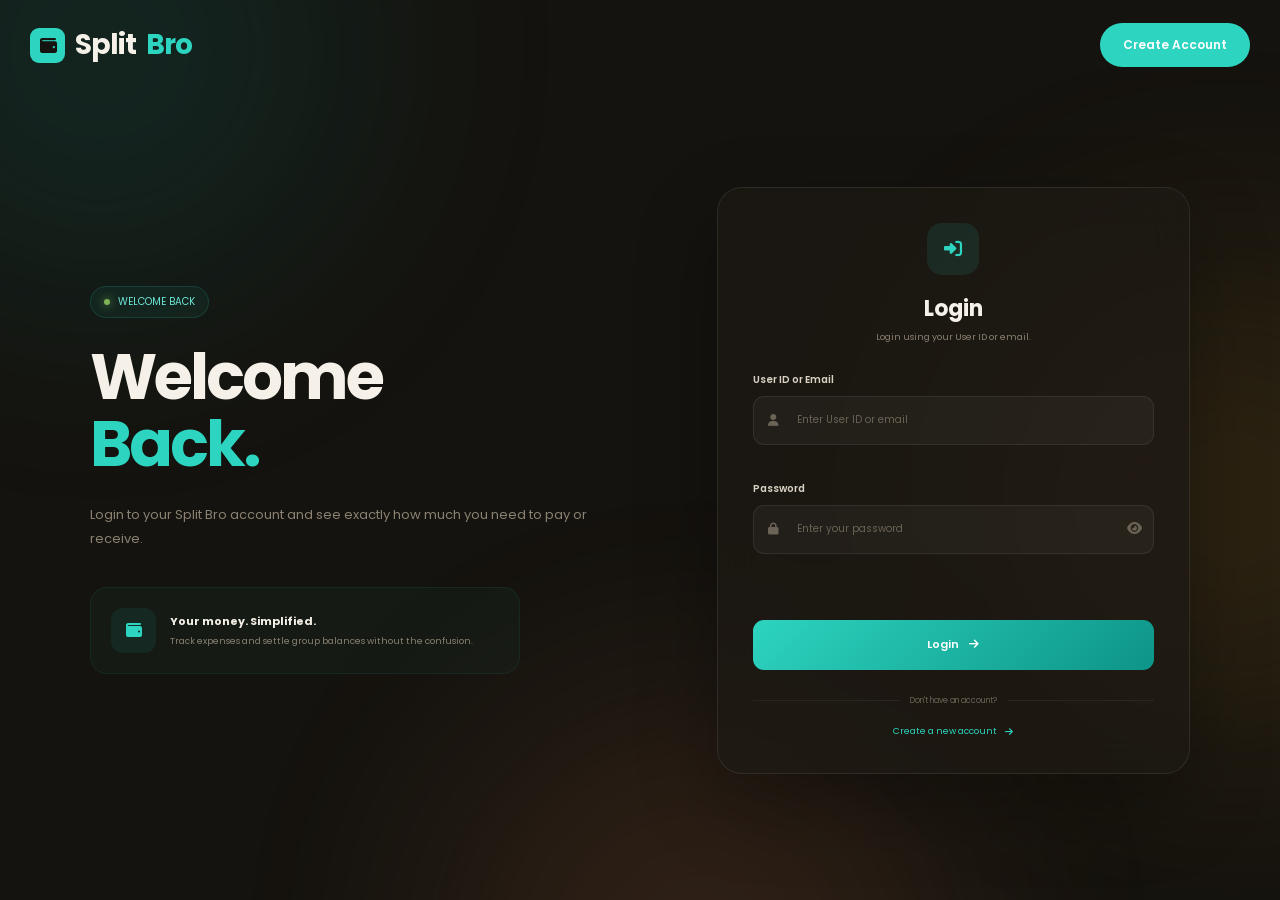
<file: SplitBro/SplitBro/splitbro/Smart Settle/Smart Settle/settlement.html>
<!DOCTYPE html>
<html lang="en">

<head>

    <meta charset="UTF-8">

    <meta
        name="viewport"
        content="width=device-width, initial-scale=1.0"
    >

    <title>Split Bro | Settlement</title>

    <link
        rel="preconnect"
        href="https://fonts.googleapis.com"
    >

    <link
        rel="preconnect"
        href="https://fonts.gstatic.com"
        crossorigin
    >

    <link
        href="https://fonts.googleapis.com/css2?family=Sora:wght@500;600;700;800&family=IBM+Plex+Sans:wght@400;500;600&family=IBM+Plex+Mono:wght@500;600&display=swap"
        rel="stylesheet"
    >

    <link
        rel="stylesheet"
        href="https://cdnjs.cloudflare.com/ajax/libs/font-awesome/6.7.2/css/all.min.css"
    >

    <link
        rel="stylesheet"
        href="css/style.css"
    >

    <link
        rel="stylesheet"
        href="css/settlement.css"
    >

</head>

<body>

<div class="background-glow glow-one"></div>
<div class="background-glow glow-two"></div>

<header class="header">

    <nav class="navbar">

        <a
            href="dashboard.html"
            class="logo"
        >

            <span class="logo-icon">
                <i class="fa-solid fa-wallet"></i>
            </span>

            <span>
                Split <strong>Bro</strong>
            </span>

        </a>

        <div class="nav-links">

            <a href="dashboard.html">
                Dashboard
            </a>

            <a href="groups.html">
                Groups
            </a>

            <a href="addExpense.html">
                Add Expense
            </a>

            <a
                href="settlement.html"
                class="active"
            >
                Settlement
            </a>

        </div>

        <div class="user-menu">

            <button
                class="user-menu-button"
                id="userMenuButton"
                type="button"
            >

                <span
                    class="user-menu-avatar"
                    id="navUserAvatar"
                >
                    M
                </span>

                <span
                    class="user-menu-name"
                    id="navUserName"
                >
                    User
                </span>

                <i class="fa-solid fa-chevron-down"></i>

            </button>

            <div
                class="user-dropdown"
                id="userDropdown"
            >

                <div class="user-dropdown-header">

                    <strong id="dropdownUserName">
                        User
                    </strong>

                    <span id="dropdownUserId">
                        USER01
                    </span>

                </div>

                <a
                    href="profile.html"
                    class="user-dropdown-item"
                >

                    <i class="fa-solid fa-user"></i>

                    My Profile

                </a>

                <a
                    href="history.html"
                    class="user-dropdown-item"
                >

                    <i class="fa-solid fa-clock-rotate-left"></i>

                    Settlement History

                </a>

                <a
                    href="dashboard.html#how-it-works"
                    class="user-dropdown-item"
                >

                    <i class="fa-solid fa-circle-question"></i>

                    How It Works

                </a>

                <a
    href="insights.html"
    class="user-dropdown-item"
>
    <i class="fa-solid fa-chart-pie"></i>
    Spending Insights
</a>

                <button
                    class="user-dropdown-item logout-item"
                    id="logoutButton"
                    type="button"
                >

                    <i class="fa-solid fa-right-from-bracket"></i>

                    Logout

                </button>

            </div>

        </div>

    </nav>

</header>

<main class="settlement-page">

    <section class="settlement-heading">

        <div>

            <span class="section-tag">
                SETTLEMENT
            </span>

            <h1 id="settlementGroupName">
                Group
            </h1>

            <p>
                The simplest payment plan for everyone.
            </p>

        </div>

        <div class="settlement-icon">

            <i class="fa-solid fa-arrows-rotate"></i>

        </div>

    </section>

    <section class="settlement-stats">

        <div class="settlement-stat">

            <div class="settlement-stat-icon">

                <i class="fa-solid fa-indian-rupee-sign"></i>

            </div>

            <div>

                <span>
                    Outstanding
                </span>

                <strong id="totalOutstanding">
                    ₹0.00
                </strong>

            </div>

        </div>

        <div class="settlement-stat">

            <div class="settlement-stat-icon">

                <i class="fa-solid fa-arrow-right-arrow-left"></i>

            </div>

            <div>

                <span>
                    Transactions Needed
                </span>

                <strong id="transactionCount">
                    0
                </strong>

            </div>

        </div>

    </section>

    <section class="settlement-grid">

        <div class="glass-card settlement-panel">

            <div class="panel-header">

                <div>

                    <h2>
                        Member Balances
                    </h2>

                    <p>
                        What each member owes or receives
                    </p>

                </div>

            </div>

            <div
                id="settlementMembers"
                class="settlement-member-list"
            ></div>

        </div>

        <div class="glass-card settlement-panel">

            <div class="panel-header">

                <div>

                    <h2>
                        Payment Plan
                    </h2>

                    <p>
                        Minimum transactions required
                    </p>

                </div>

            </div>

            <div
                id="settlementTransactions"
                class="settlement-transaction-list"
            ></div>

        </div>

    </section>

    <section class="settlement-info">

        <i class="fa-solid fa-lightbulb"></i>

        <div>

            <strong>
                Split Bro Optimization
            </strong>

            <p>
                We combine everyone's outstanding balances
                to reduce unnecessary payments and minimize
                the number of transactions.
            </p>

        </div>

    </section>

</main>

<script src="js/storage.js"></script>
<script src="js/settlement.js"></script>
<script src="js/settlement-animations.js"></script>
<script src="js/app.js"></script>

</body>

</html>
</file>
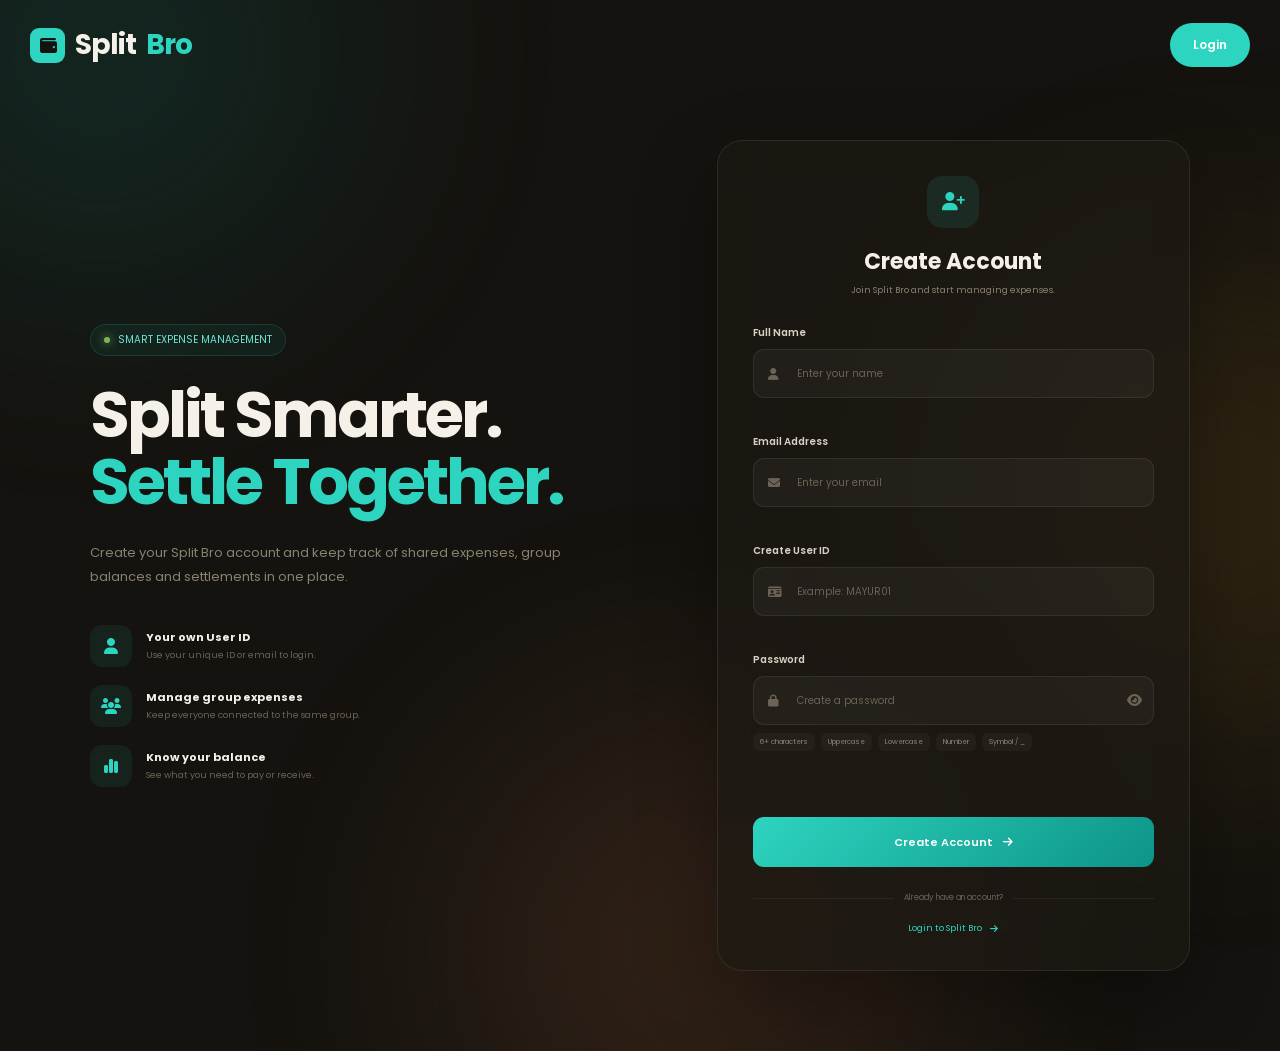
<file: SplitBro/SplitBro/splitbro/Smart Settle/Smart Settle/signup.html>
<!DOCTYPE html>
<html lang="en">
<head>
    <meta charset="UTF-8">
    <meta name="viewport" content="width=device-width, initial-scale=1.0">
    <title>Split Bro | Sign Up</title>
    <link rel="preconnect" href="https://fonts.googleapis.com">
    <link rel="preconnect" href="https://fonts.gstatic.com" crossorigin>
    <link href="https://fonts.googleapis.com/css2?family=Poppins:wght@300;400;500;600;700;800&display=swap" rel="stylesheet">
    <link rel="stylesheet" href="https://cdnjs.cloudflare.com/ajax/libs/font-awesome/6.7.2/css/all.min.css">
    <link rel="stylesheet" href="css/style.css">
</head>

<body>

    <div class="background-glow glow-one"></div>
    <div class="background-glow glow-two"></div>
    <div class="background-glow glow-three"></div>

    <header class="header">
        <nav class="navbar">
            <a href="index.html" class="logo">
                <span class="logo-icon">
                    <i class="fa-solid fa-wallet"></i>
                </span>
                Split <strong>Bro</strong>
            </a>

            <a href="login.html" class="nav-button">
                Login
            </a>
        </nav>
    </header>

    <main class="auth-page">

        <div class="auth-container">

            <div class="auth-left">
                <span class="hero-badge">
                    <span></span>
                    SMART EXPENSE MANAGEMENT
                </span>

                <h1>
                    Split Smarter.<br>
                    <span>Settle Together.</span>
                </h1>

                <p>
                    Create your Split Bro account and keep track of shared
                    expenses, group balances and settlements in one place.
                </p>

                <div class="auth-benefits">

                    <div class="auth-benefit">
                        <div class="auth-benefit-icon">
                            <i class="fa-solid fa-user"></i>
                        </div>
                        <div>
                            <strong>Your own User ID</strong>
                            <p>Use your unique ID or email to login.</p>
                        </div>
                    </div>

                    <div class="auth-benefit">
                        <div class="auth-benefit-icon">
                            <i class="fa-solid fa-users"></i>
                        </div>
                        <div>
                            <strong>Manage group expenses</strong>
                            <p>Keep everyone connected to the same group.</p>
                        </div>
                    </div>

                    <div class="auth-benefit">
                        <div class="auth-benefit-icon">
                            <i class="fa-solid fa-chart-simple"></i>
                        </div>
                        <div>
                            <strong>Know your balance</strong>
                            <p>See what you need to pay or receive.</p>
                        </div>
                    </div>

                </div>
            </div>

            <div class="auth-card">

                <div class="auth-card-header">
                    <div class="auth-card-icon">
                        <i class="fa-solid fa-user-plus"></i>
                    </div>

                    <h2>Create Account</h2>

                    <p>
                        Join Split Bro and start managing expenses.
                    </p>
                </div>

                <form id="signupForm">

                    <div class="auth-field">
                        <label for="signupName">Full Name</label>

                        <div class="auth-input">
                            <i class="fa-solid fa-user"></i>
                            <input
                                type="text"
                                id="signupName"
                                placeholder="Enter your name"
                                required
                            >
                        </div>

                        <span id="nameError" class="auth-error"></span>
                    </div>

                    <div class="auth-field">
                        <label for="signupEmail">Email Address</label>

                        <div class="auth-input">
                            <i class="fa-solid fa-envelope"></i>
                            <input
                                type="email"
                                id="signupEmail"
                                placeholder="Enter your email"
                                required
                            >
                        </div>

                        <span id="emailError" class="auth-error"></span>
                    </div>

                    <div class="auth-field">
                        <label for="signupUserId">Create User ID</label>

                        <div class="auth-input">
                            <i class="fa-solid fa-id-card"></i>
                            <input
                                type="text"
                                id="signupUserId"
                                placeholder="Example: MAYUR01"
                                required
                            >
                        </div>

                        <span id="userIdError" class="auth-error"></span>
                    </div>

                    <div class="auth-field">
                        <label for="signupPassword">Password</label>

                        <div class="auth-input">
                            <i class="fa-solid fa-lock"></i>
                            <input
                                type="password"
                                id="signupPassword"
                                placeholder="Create a password"
                                required
                            >
                            <button type="button" class="password-toggle" onclick="togglePassword('signupPassword', this)">
                                <i class="fa-solid fa-eye"></i>
                            </button>
                        </div>
                        <div class="password-requirements">
                        <span>6+ characters</span>
                        <span>Uppercase</span>
                        <span>Lowercase</span>
                        <span>Number</span>
                        <span>Symbol / _</span>
                       </div>

                        <span id="passwordError" class="auth-error"></span>
                    </div>

                    <div id="signupMessage" class="auth-message"></div>

                    <button type="submit" class="auth-submit">
                        Create Account
                        <i class="fa-solid fa-arrow-right"></i>
                    </button>

                </form>

                <div class="auth-divider">
                    <span>Already have an account?</span>
                </div>

                <a href="login.html" class="auth-switch">
                    Login to Split Bro
                    <i class="fa-solid fa-arrow-right"></i>
                </a>

            </div>

        </div>

    </main>

    <script src="js/storage.js"></script>
    <script src="js/auth.js"></script>

</body>
</html>
</file>
<file: SplitBro/SplitBro/splitbro/Smart Settle/Smart Settle/css/style.css>
*{
    margin:0;
    padding:0;
    box-sizing:border-box;
}

html{
    scroll-behavior:smooth;
}

body{
    font-family:"Poppins",sans-serif;
    background:#15130f;
    color:#f5f1e8;
    overflow-x:hidden;
}

a{
    text-decoration:none;
    color:inherit;
}

button,
input,
select{
    font-family:inherit;
}

:root{
    --font-display: 'Sora', sans-serif;
    --font-body: 'IBM Plex Sans', sans-serif;
    --font-mono: 'IBM Plex Mono', monospace;
    --blue:#2dd4bf;
    --blue-dark:#0d9488;
    --purple:#e0a53a;
    --green:#8fbf5a;
    --text:#f5f1e8;
    --muted:#a89f8c;
    --border:rgba(245,241,232,.08);
    --glass:rgba(30,26,20,.72);
}

.background-glow{
    position:fixed;
    width:500px;
    height:500px;
    border-radius:50%;
    filter:blur(120px);
    opacity:.15;
    pointer-events:none;
    z-index:-1;
}

.glow-one{
    background:#0d9488;
    top:-200px;
    left:-150px;
}

.glow-two{
    background:#b3801f;
    right:-200px;
    top:250px;
}

.glow-three{
    background:#c9723f;
    left:35%;
    bottom:-300px;
}

.header{
    width:100%;
    position:relative;
    z-index:10;
}

.navbar{
    max-width:1300px;
    height:90px;
    margin:auto;
    padding:0 30px;
    display:flex;
    align-items:center;
    justify-content:space-between;
}

.logo{
    display:flex;
    align-items:center;
    gap:10px;
    font-size:28px;
    font-weight:700;
    letter-spacing:-1px;
}

.logo strong{
    color:var(--blue);
}

.logo-icon{
    width:35px;
    height:35px;
    display:flex;
    align-items:center;
    justify-content:center;
    border-radius:9px;
    color:#15130f;
    background:var(--blue);
    font-size:17px;
}

.nav-links{
    display:flex;
    align-items:center;
    gap:38px;
}

.nav-links a{
    color:#d9d2c4;
    font-size:14px;
    font-weight:500;
    transition:.3s;
}

.nav-links a:hover,
.active-link{
    color:var(--blue)!important;
}

.nav-button{
    display:flex;
    align-items:center;
    gap:8px;
    padding:13px 23px;
    border-radius:30px;
    background:var(--blue);
    color:white;
    font-size:12px;
    font-weight:600;
    transition:.3s;
}

.nav-button:hover{
    transform:translateY(-3px);
    box-shadow:0 12px 30px rgba(45,212,191,.25);
}

.hero{
    max-width:1300px;
    min-height:650px;
    margin:auto;
    padding:70px 30px 50px;
    display:grid;
    grid-template-columns:1fr 1fr;
    align-items:center;
    gap:50px;
}

.hero-content{
    position:relative;
    z-index:2;
}

.hero-badge{
    width:max-content;
    display:flex;
    align-items:center;
    gap:8px;
    padding:7px 13px;
    margin-bottom:25px;
    border:1px solid rgba(45,212,191,.15);
    border-radius:30px;
    color:#6ee7d8;
    background:rgba(45,212,191,.06);
    font-size:10px;
}

.hero-badge span{
    width:6px;
    height:6px;
    border-radius:50%;
    background:#7fb356;
    box-shadow:0 0 10px #7fb356;
}

.hero h1{
    max-width:650px;
    font-size:70px;
    line-height:1.05;
    letter-spacing:-3px;
    font-weight:800;
}

.hero h1 span{
    display:block;
    color:var(--blue);
}

.hero-content > p{
    max-width:600px;
    margin-top:28px;
    color:#a89f8c;
    font-size:16px;
    line-height:1.9;
}

.hero-buttons{
    display:flex;
    align-items:center;
    gap:18px;
    margin-top:35px;
}

.primary-button,
.secondary-button{
    display:flex;
    align-items:center;
    justify-content:center;
    gap:10px;
    min-height:52px;
    padding:0 24px;
    border-radius:12px;
    font-size:12px;
    font-weight:600;
    transition:.3s;
}

.primary-button{
    color:white;
    background:linear-gradient(135deg,#2dd4bf,#0d9488);
    box-shadow:0 12px 30px rgba(13,148,136,.2);
}

.primary-button:hover{
    transform:translateY(-3px);
    box-shadow:0 18px 40px rgba(13,148,136,.3);
}

.secondary-button{
    color:#d9d2c4;
    border:1px solid rgba(245,241,232,.12);
}

.secondary-button:hover{
    border-color:rgba(45,212,191,.4);
    color:var(--blue);
    transform:translateY(-3px);
}

.hero-trust{
    display:flex;
    align-items:center;
    gap:13px;
    margin-top:40px;
}

.trust-avatars{
    display:flex;
}

.trust-avatars span{
    width:31px;
    height:31px;
    margin-right:-7px;
    display:flex;
    justify-content:center;
    align-items:center;
    border:2px solid #15130f;
    border-radius:50%;
    background:linear-gradient(135deg,#0d9488,#2dd4bf);
    color:white;
    font-size:8px;
    font-weight:600;
}

.hero-trust strong{
    display:block;
    font-size:10px;
}

.hero-trust p{
    color:#8a8171;
    font-size:8px;
    margin-top:2px;
}

.hero-visual{
    min-height:500px;
    position:relative;
    display:flex;
    align-items:center;
    justify-content:center;
}

.visual-glow{
    position:absolute;
    width:380px;
    height:380px;
    border-radius:50%;
    background:linear-gradient(135deg,#0d9488,#b3801f);
    filter:blur(100px);
    opacity:.2;
}

.dashboard-preview{
    position:relative;
    width:460px;
    padding:25px;
    border:1px solid rgba(245,241,232,.12);
    border-radius:25px;
    background:linear-gradient(145deg,rgba(41,36,27,.85),rgba(30,26,20,.9));
    box-shadow:0 35px 80px rgba(0,0,0,.35);
    z-index:2;
}

.dashboard-header{
    display:flex;
    justify-content:space-between;
    align-items:center;
}

.dashboard-header p{
    color:#8a8171;
    font-size:9px;
}

.dashboard-header h3{
    font-size:16px;
    margin-top:3px;
}

.live-badge{
    display:flex;
    align-items:center;
    gap:6px;
    padding:6px 9px;
    border-radius:20px;
    color:#c3dba0;
    background:rgba(127,179,86,.08);
    font-size:8px;
}

.live-badge span{
    width:5px;
    height:5px;
    border-radius:50%;
    background:#7fb356;
}

.expense-summary{
    display:flex;
    justify-content:space-between;
    align-items:center;
    margin-top:28px;
    padding:18px;
    border-radius:15px;
    background:rgba(245,241,232,.035);
}

.expense-summary p{
    color:#8a8171;
    font-size:8px;
}

.expense-summary h2{
    font-size:28px;
    margin-top:5px;
}

.summary-icon{
    width:42px;
    height:42px;
    display:flex;
    align-items:center;
    justify-content:center;
    border-radius:12px;
    color:#2dd4bf;
    background:rgba(45,212,191,.08);
}

.member-section{
    margin-top:22px;
}

.section-heading{
    display:flex;
    justify-content:space-between;
    align-items:center;
    margin-bottom:12px;
}

.section-heading h4{
    font-size:11px;
}

.section-heading span{
    color:#f5c869;
    font-size:8px;
}

.settlement-item{
    display:flex;
    align-items:center;
    gap:9px;
    padding:12px 0;
    border-bottom:1px solid rgba(245,241,232,.05);
}

.person{
    flex:1;
    display:flex;
    align-items:center;
    gap:7px;
}

.person strong{
    display:block;
    font-size:8px;
}

.person small{
    display:block;
    color:#8a8171;
    font-size:6px;
    margin-top:2px;
}

.avatar{
    width:27px;
    height:27px;
    display:flex;
    align-items:center;
    justify-content:center;
    border-radius:50%;
    color:white;
    font-size:7px;
    font-weight:600;
}

.avatar-blue{
    background:linear-gradient(135deg,#0d9488,#2dd4bf);
}

.avatar-purple{
    background:linear-gradient(135deg,#b3801f,#f5c869);
}

.avatar-green{
    background:linear-gradient(135deg,#5e8f38,#8fbf5a);
}

.settlement-arrow{
    color:#6b6355;
    font-size:8px;
}

.amount{
    color:#8fbf5a;
    font-size:9px;
}

.optimization-card{
    display:flex;
    align-items:center;
    gap:10px;
    margin-top:18px;
    padding:13px;
    border-radius:13px;
    background:rgba(45,212,191,.05);
    border:1px solid rgba(45,212,191,.08);
}

.optimization-icon{
    width:33px;
    height:33px;
    display:flex;
    align-items:center;
    justify-content:center;
    border-radius:9px;
    color:#e8b923;
    background:rgba(232,185,35,.08);
}

.optimization-card p{
    color:#8a8171;
    font-size:7px;
}

.optimization-card strong{
    font-size:15px;
}

.optimization-card strong span{
    color:#2dd4bf;
}

.saved-badge{
    margin-left:auto;
    color:#8fbf5a;
    font-size:7px;
}

.floating-card{
    position:absolute;
    display:flex;
    align-items:center;
    gap:10px;
    padding:12px 15px;
    border:1px solid rgba(245,241,232,.1);
    border-radius:13px;
    background:rgba(30,26,20,.9);
    backdrop-filter:blur(15px);
    box-shadow:0 15px 35px rgba(0,0,0,.25);
    z-index:3;
    animation:float 4s ease-in-out infinite;
}

.floating-card-one{
    left:0;
    top:90px;
}

.floating-card-two{
    right:-10px;
    bottom:80px;
}

.floating-icon{
    width:30px;
    height:30px;
    display:flex;
    align-items:center;
    justify-content:center;
    border-radius:9px;
    color:#2dd4bf;
    background:rgba(45,212,191,.1);
}

.floating-card small{
    display:block;
    color:#8a8171;
    font-size:7px;
}

.floating-card strong{
    display:block;
    font-size:9px;
}

.floating-card-two > i{
    color:#8fbf5a;
    font-size:20px;
}

@keyframes float{
    0%,100%{
        transform:translateY(0);
    }
    50%{
        transform:translateY(-10px);
    }
}

.stats{
    max-width:1100px;
    margin:20px auto 100px;
    padding:0 25px;
    display:grid;
    grid-template-columns:repeat(4,1fr);
    gap:15px;
}

.stat-card{
    padding:23px;
    text-align:center;
    border:1px solid var(--border);
    border-radius:17px;
    background:rgba(30,26,20,.55);
    transition:.3s;
}

.stat-card:hover{
    transform:translateY(-6px);
    border-color:rgba(45,212,191,.2);
}

.stat-card strong{
    display:block;
    color:var(--blue);
    font-size:25px;
}

.stat-card span{
    display:block;
    margin-top:4px;
    color:#8a8171;
    font-size:9px;
}

.section{
    max-width:1200px;
    margin:0 auto;
    padding:100px 30px;
}

.section-title{
    max-width:650px;
    margin:0 auto 55px;
    text-align:center;
}

.section-tag{
    display:inline-block;
    color:#2dd4bf;
    font-size:9px;
    letter-spacing:2px;
    font-weight:600;
}

.section-title h2{
    margin-top:12px;
    font-size:42px;
    line-height:1.2;
}

.section-title h2 span{
    color:var(--blue);
}

.section-title p{
    margin-top:15px;
    color:#8a8171;
    font-size:12px;
    line-height:1.8;
}

.feature-grid{
    display:grid;
    grid-template-columns:repeat(3,1fr);
    gap:18px;
}

.feature-card{
    padding:30px;
    border:1px solid var(--border);
    border-radius:22px;
    background:rgba(30,26,20,.55);
    transition:.35s;
}

.feature-card:hover{
    transform:translateY(-8px);
    border-color:rgba(45,212,191,.18);
    box-shadow:0 25px 50px rgba(0,0,0,.2);
}

.featured-card{
    background:linear-gradient(145deg,rgba(13,148,136,.11),rgba(224,165,58,.07));
}

.feature-icon{
    width:48px;
    height:48px;
    display:flex;
    align-items:center;
    justify-content:center;
    border-radius:14px;
    margin-bottom:22px;
}

.blue-icon{
    color:#2dd4bf;
    background:rgba(45,212,191,.1);
}

.purple-icon{
    color:#f5c869;
    background:rgba(224,165,58,.1);
}

.green-icon{
    color:#8fbf5a;
    background:rgba(127,179,86,.1);
}

.feature-card h3{
    font-size:16px;
    margin-bottom:10px;
}

.feature-card p{
    color:#8a8171;
    font-size:10px;
    line-height:1.8;
}

.feature-card a{
    display:flex;
    align-items:center;
    gap:7px;
    margin-top:22px;
    color:#2dd4bf;
    font-size:9px;
}

.steps{
    display:flex;
    align-items:center;
    justify-content:center;
    gap:20px;
}

.step{
    width:250px;
    text-align:center;
    position:relative;
}

.step-number{
    color:#3a3226;
    font-size:11px;
    font-weight:700;
    margin-bottom:12px;
}

.step-icon{
    width:60px;
    height:60px;
    display:flex;
    align-items:center;
    justify-content:center;
    margin:0 auto 17px;
    border:1px solid rgba(45,212,191,.15);
    border-radius:17px;
    color:#2dd4bf;
    background:rgba(45,212,191,.06);
    font-size:20px;
}

.step h3{
    font-size:14px;
    margin-bottom:7px;
}

.step p{
    color:#8a8171;
    font-size:9px;
    line-height:1.7;
}

.step-line{
    width:70px;
    height:1px;
    background:linear-gradient(90deg,transparent,#4a4438,transparent);
}

.cta{
    max-width:1100px;
    margin:50px auto 100px;
    padding:70px 30px;
    text-align:center;
    border:1px solid rgba(45,212,191,.1);
    border-radius:30px;
    background:radial-gradient(circle at center,rgba(13,148,136,.12),rgba(30,26,20,.4));
}

.cta-content{
    max-width:650px;
    margin:auto;
}

.cta h2{
    margin-top:15px;
    font-size:40px;
    line-height:1.2;
}

.cta h2 span{
    color:#2dd4bf;
}

.cta p{
    margin:15px auto 28px;
    max-width:500px;
    color:#8a8171;
    font-size:11px;
    line-height:1.8;
}

.cta .primary-button{
    width:max-content;
    margin:auto;
}

footer{
    max-width:1300px;
    margin:auto;
    padding:50px 30px 25px;
    border-top:1px solid rgba(245,241,232,.06);
}

.footer-main{
    display:flex;
    justify-content:space-between;
    align-items:center;
}

.footer-brand p{
    color:#6b6355;
    font-size:9px;
    margin-top:8px;
}

.footer-links{
    display:flex;
    gap:25px;
}

.footer-links a{
    color:#8a8171;
    font-size:9px;
    transition:.3s;
}

.footer-links a:hover{
    color:#2dd4bf;
}

.footer-bottom{
    display:flex;
    justify-content:space-between;
    padding-top:25px;
    margin-top:25px;
    border-top:1px solid rgba(245,241,232,.04);
}

.footer-bottom p{
    color:#4a4438;
    font-size:8px;
}

.page-container{
    max-width:1150px;
    margin:auto;
    padding:55px 25px 100px;
}

.page-title{
    text-align:center;
    max-width:700px;
    margin:0 auto 55px;
}

.page-title h1{
    font-size:50px;
    line-height:1.15;
    letter-spacing:-1.5px;
    margin-top:10px;
    margin-bottom:18px;
}

.page-title h1 span{
    display:block;
    background:linear-gradient(90deg,#2dd4bf,#e0a53a);
    background-clip:text;
    -webkit-background-clip:text;
    -webkit-text-fill-color:transparent;
}

.page-title p{
    color:#8a8171;
    font-size:14px;
    line-height:1.8;
}

.glass-card{
    border:1px solid var(--border);
    background:var(--glass);
    backdrop-filter:blur(20px);
    box-shadow:0 25px 70px rgba(0,0,0,.2);
}

.group-layout{
    display:grid;
    grid-template-columns:1.35fr .85fr;
    gap:25px;
}

.group-form-card{
    padding:32px;
    border-radius:25px;
}

.card-heading{
    display:flex;
    gap:15px;
    align-items:center;
    padding-bottom:25px;
    margin-bottom:28px;
    border-bottom:1px solid rgba(245,241,232,.06);
}

.card-heading-icon{
    width:50px;
    height:50px;
    display:flex;
    align-items:center;
    justify-content:center;
    border-radius:14px;
    color:#2dd4bf;
    background:rgba(45,212,191,.1);
}

.card-heading h2{
    font-size:19px;
}

.card-heading p{
    color:#8a8171;
    font-size:10px;
    margin-top:4px;
}

.form-field{
    margin-bottom:23px;
}

.form-field label{
    display:block;
    color:#d9d2c4;
    font-size:12px;
    font-weight:600;
    margin-bottom:9px;
}

.input-box{
    position:relative;
}

.input-box i{
    position:absolute;
    left:15px;
    top:50%;
    transform:translateY(-50%);
    color:#6b6355;
    font-size:13px;
}

.input-box input,
.input-box select{
    width:100%;
    height:50px;
    padding:0 15px 0 43px;
    border:1px solid rgba(245,241,232,.08);
    border-radius:12px;
    outline:none;
    background:rgba(245,241,232,.04);
    color:white;
    font-family:inherit;
    font-size:12px;
}

.input-box select option{
    color:#1c1712;
}

.input-box input:focus,
.input-box select:focus{
    border-color:rgba(45,212,191,.5);
    box-shadow:0 0 0 3px rgba(45,212,191,.06);
}

.error-message{
    display:block;
    min-height:15px;
    color:#d9634a;
    font-size:9px;
    margin-top:6px;
}

.member-add-row{
    display:flex;
    gap:10px;
}

.small-button{
    width:90px;
    border:1px solid rgba(45,212,191,.18);
    border-radius:12px;
    background:rgba(45,212,191,.1);
    color:#2dd4bf;
    font-family:inherit;
    font-size:11px;
    font-weight:600;
    cursor:pointer;
}

.small-button:hover{
    background:#2dd4bf;
    color:white;
}

.members-box{
    padding:20px;
    margin-bottom:20px;
    border:1px solid rgba(245,241,232,.06);
    border-radius:17px;
    background:rgba(0,0,0,.12);
}

.members-header{
    display:flex;
    justify-content:space-between;
    align-items:center;
    margin-bottom:15px;
}

.members-header h3{
    font-size:13px;
}

.members-header p{
    color:#6b6355;
    font-size:9px;
    margin-top:3px;
}

.members-header > span{
    padding:6px 10px;
    border-radius:20px;
    color:#2dd4bf;
    background:rgba(45,212,191,.08);
    font-size:9px;
}

.member-list{
    display:flex;
    flex-direction:column;
    gap:8px;
}

.member-item{
    display:flex;
    justify-content:space-between;
    align-items:center;
    padding:10px;
    border-radius:11px;
    background:rgba(245,241,232,.035);
}

.member-info{
    display:flex;
    align-items:center;
    gap:9px;
}

.member-avatar{
    width:31px;
    height:31px;
    display:flex;
    align-items:center;
    justify-content:center;
    border-radius:50%;
    background:linear-gradient(135deg,#0d9488,#2dd4bf);
    color:white;
    font-size:9px;
    font-weight:600;
}

.member-item > button{
    width:28px;
    height:28px;
    border:none;
    border-radius:8px;
    color:#8a8171;
    background:rgba(245,241,232,.04);
    cursor:pointer;
}

.member-item > button:hover{
    color:#d9634a;
    background:rgba(217,99,74,.08);
}

.empty-state{
    min-height:110px;
    display:flex;
    flex-direction:column;
    align-items:center;
    justify-content:center;
    color:#6b6355;
}

.empty-state i{
    font-size:24px;
    margin-bottom:10px;
}

.empty-state p{
    font-size:10px;
}

.full-button{
    width:100%;
    height:52px;
    border:none;
    border-radius:13px;
    display:flex;
    justify-content:space-between;
    align-items:center;
    padding:0 18px;
    color:white;
    background:linear-gradient(135deg,#2dd4bf,#0d9488);
    font-family:inherit;
    font-size:12px;
    font-weight:600;
    cursor:pointer;
    transition:.35s;
}

.full-button:hover{
    transform:translateY(-3px);
    box-shadow:0 15px 35px rgba(13,148,136,.35);
}

.full-button span{
    display:flex;
    gap:9px;
    align-items:center;
}

.preview-card{
    padding:27px;
    border-radius:25px;
}

.preview-header{
    display:flex;
    justify-content:space-between;
    align-items:center;
    margin-bottom:30px;
}

.preview-header > span{
    color:#6b6355;
    font-size:9px;
    letter-spacing:1.5px;
}

.preview-header small{
    color:#c3dba0;
    font-size:9px;
}

.preview-header small i{
    font-size:6px;
    margin-right:4px;
}

.large-preview-icon{
    width:58px;
    height:58px;
    display:flex;
    align-items:center;
    justify-content:center;
    border-radius:17px;
    color:#f5c869;
    background:rgba(224,165,58,.1);
    font-size:22px;
    margin-bottom:20px;
}

.preview-card h2{
    font-size:24px;
    word-break:break-word;
}

.preview-card > p{
    color:#8a8171;
    font-size:10px;
    margin-top:6px;
}

.preview-divider{
    height:1px;
    background:rgba(245,241,232,.06);
    margin:25px 0;
}

.preview-stats{
    display:grid;
    grid-template-columns:1fr 1fr;
    gap:12px;
}

.preview-stats div{
    padding:14px;
    border-radius:13px;
    background:rgba(245,241,232,.035);
}

.preview-stats span{
    display:block;
    color:#8a8171;
    font-size:9px;
    margin-bottom:5px;
}

.preview-stats strong{
    font-size:19px;
}

.preview-members{
    display:flex;
    flex-wrap:wrap;
    gap:7px;
    margin-top:18px;
}

.preview-member{
    display:flex;
    align-items:center;
    gap:6px;
    padding:7px 9px;
    border-radius:20px;
    background:rgba(245,241,232,.045);
    color:#d9d2c4;
    font-size:9px;
}

.preview-member-avatar{
    width:20px;
    height:20px;
    display:flex;
    justify-content:center;
    align-items:center;
    border-radius:50%;
    background:linear-gradient(135deg,#0d9488,#2dd4bf);
    font-size:7px;
}

.preview-empty{
    width:100%;
    color:#4a4438;
    text-align:center;
    font-size:9px;
}

.tip-card{
    display:flex;
    gap:13px;
    padding:18px;
    margin-top:15px;
    border:1px solid rgba(232,185,35,.09);
    border-radius:18px;
    background:rgba(232,185,35,.035);
}

.tip-icon{
    width:38px;
    height:38px;
    min-width:38px;
    display:flex;
    justify-content:center;
    align-items:center;
    border-radius:11px;
    color:#e8b923;
    background:rgba(232,185,35,.08);
}

.tip-card strong{
    display:block;
    color:#e8e2d4;
    font-size:10px;
    margin-bottom:4px;
}

.tip-card p{
    color:#8a8171;
    font-size:9px;
    line-height:1.6;
}

.dashboard-title{
    display:flex;
    justify-content:space-between;
    align-items:end;
    margin-bottom:35px;
}

.dashboard-title h1{
    font-size:42px;
    margin-top:5px;
}

.dashboard-title p{
    color:#8a8171;
    font-size:12px;
    margin-top:5px;
}

.dashboard-stats,
.settlement-stats{
    display:grid;
    grid-template-columns:repeat(3,1fr);
    gap:15px;
    margin-bottom:25px;
}

.dashboard-stat{
    display:flex;
    align-items:center;
    gap:14px;
    padding:22px;
    border:1px solid var(--border);
    border-radius:18px;
    background:var(--glass);
    backdrop-filter:blur(15px);
}

.dashboard-stat span{
    display:block;
    color:#8a8171;
    font-size:10px;
    margin-bottom:5px;
}

.dashboard-stat strong{
    font-size:22px;
}

.stat-icon{
    width:45px;
    height:45px;
    min-width:45px;
    display:flex;
    justify-content:center;
    align-items:center;
    border-radius:13px;
}

.blue-stat{
    color:#2dd4bf;
    background:rgba(45,212,191,.1);
}

.purple-stat{
    color:#f5c869;
    background:rgba(224,165,58,.1);
}

.green-stat{
    color:#8fbf5a;
    background:rgba(127,179,86,.1);
}

.dashboard-grid{
    display:grid;
    grid-template-columns:.8fr 1.2fr;
    gap:20px;
}

.dashboard-panel{
    padding:25px;
    border-radius:22px;
}

.panel-header{
    display:flex;
    justify-content:space-between;
    align-items:center;
    margin-bottom:20px;
}

.panel-header h2{
    font-size:17px;
}

.panel-header p{
    color:#8a8171;
    font-size:9px;
    margin-top:4px;
}

.panel-header a{
    color:#2dd4bf;
    font-size:9px;
}

.dashboard-member,
.expense-item{
    display:flex;
    justify-content:space-between;
    align-items:center;
    gap:10px;
    padding:12px 0;
    border-bottom:1px solid rgba(245,241,232,.05);
}

.dashboard-member:last-child,
.expense-item:last-child{
    border-bottom:none;
}

.member-info small{
    display:block;
    color:#6b6355;
    font-size:8px;
    margin-top:2px;
}

.member-info strong{
    font-size:10px;
}

.member-balance{
    color:#a89f8c;
    font-size:10px;
}

.expense-icon{
    width:35px;
    height:35px;
    display:flex;
    align-items:center;
    justify-content:center;
    border-radius:10px;
    color:#2dd4bf;
    background:rgba(45,212,191,.08);
}

.expense-details{
    flex:1;
}

.expense-details strong{
    display:block;
    font-size:10px;
}

.expense-details small{
    color:#8a8171;
    font-size:8px;
}

.expense-amount{
    font-size:10px;
}

.empty-dashboard{
    text-align:center;
    padding:40px 10px;
    color:#6b6355;
}

.empty-dashboard i{
    font-size:25px;
    margin-bottom:10px;
}

.empty-dashboard p{
    font-size:10px;
    margin-bottom:10px;
}

.empty-dashboard a{
    color:#2dd4bf;
    font-size:9px;
}

.settlement-preview{
    margin-top:20px;
    padding:28px;
    border-radius:22px;
    display:flex;
    justify-content:space-between;
    align-items:center;
    background:linear-gradient(135deg,rgba(13,148,136,.1),rgba(224,165,58,.08));
}

.settlement-preview h2{
    font-size:23px;
    margin-bottom:6px;
}

.settlement-preview p{
    color:#8a8171;
    font-size:10px;
}

.expense-layout{
    display:grid;
    grid-template-columns:1.2fr .8fr;
    gap:25px;
}

.expense-form-card{
    padding:32px;
    border-radius:25px;
}

.select-box select{
    appearance:none;
}

.split-heading{
    display:flex;
    justify-content:space-between;
    align-items:end;
    margin-bottom:10px;
}

.split-heading label{
    margin-bottom:0;
}

.split-heading p{
    color:#6b6355;
    font-size:9px;
    margin-top:4px;
}

.split-heading button{
    border:none;
    background:none;
    color:#2dd4bf;
    font-family:inherit;
    font-size:9px;
    cursor:pointer;
}

.split-members{
    display:grid;
    grid-template-columns:1fr 1fr;
    gap:8px;
}

.split-member{
    position:relative;
    display:flex;
    align-items:center;
    gap:8px;
    padding:11px;
    border:1px solid rgba(245,241,232,.06);
    border-radius:12px;
    background:rgba(245,241,232,.025);
    color:#d9d2c4;
    font-size:10px;
    cursor:pointer;
}

.split-member input{
    display:none;
}

.custom-checkbox{
    width:17px;
    height:17px;
    display:flex;
    align-items:center;
    justify-content:center;
    border:1px solid #4a4438;
    border-radius:5px;
    color:white;
    font-size:8px;
}

.split-member input:checked + .custom-checkbox{
    border-color:#2dd4bf;
    background:#2dd4bf;
}

.split-member-avatar{
    width:25px;
    height:25px;
    display:flex;
    align-items:center;
    justify-content:center;
    border-radius:50%;
    background:rgba(45,212,191,.1);
    color:#2dd4bf;
    font-size:8px;
}

.info-card{
    padding:27px;
    border-radius:23px;
}

.info-icon{
    width:50px;
    height:50px;
    display:flex;
    align-items:center;
    justify-content:center;
    border-radius:14px;
    color:#f5c869;
    background:rgba(224,165,58,.1);
    margin-bottom:20px;
}

.info-card h2{
    font-size:18px;
    margin-bottom:10px;
}

.info-card > p{
    color:#8a8171;
    font-size:10px;
    line-height:1.8;
}

.formula{
    display:flex;
    align-items:center;
    gap:9px;
    margin-top:22px;
    padding:15px;
    border-radius:13px;
    background:rgba(245,241,232,.035);
    color:#a89f8c;
    font-size:9px;
}

.formula i{
    color:#6b6355;
    font-size:8px;
}

.formula strong{
    color:#2dd4bf;
}

.expense-preview{
    margin-top:15px;
    padding:25px;
    border-radius:20px;
}

.expense-preview h3{
    font-size:16px;
    margin-bottom:10px;
}

.expense-preview > strong{
    display:block;
    font-size:27px;
    color:#2dd4bf;
}

.expense-preview p{
    color:#8a8171;
    font-size:9px;
    margin-top:6px;
}

.settlement-container{
    padding:30px;
    border-radius:25px;
}

.settlement-header{
    display:flex;
    justify-content:space-between;
    align-items:center;
    margin-bottom:25px;
}

.settlement-header h2{
    font-size:23px;
}

.algorithm-badge{
    display:flex;
    align-items:center;
    gap:7px;
    padding:8px 12px;
    border-radius:20px;
    color:#c3dba0;
    background:rgba(127,179,86,.08);
    font-size:9px;
}

.settlement-list{
    display:flex;
    flex-direction:column;
    gap:10px;
}

.settlement-result{
    display:grid;
    grid-template-columns:35px 1fr 40px 1fr auto;
    align-items:center;
    gap:15px;
    padding:15px;
    border:1px solid rgba(245,241,232,.06);
    border-radius:15px;
    background:rgba(245,241,232,.025);
}

.result-number{
    color:#4a4438;
    font-size:10px;
    font-weight:700;
}

.result-person{
    display:flex;
    align-items:center;
    gap:9px;
}

.result-person > span{
    width:32px;
    height:32px;
    display:flex;
    justify-content:center;
    align-items:center;
    border-radius:50%;
    background:linear-gradient(135deg,#0d9488,#2dd4bf);
    font-size:9px;
}

.result-person small{
    display:block;
    color:#8a8171;
    font-size:8px;
}

.result-person strong{
    font-size:10px;
}

.result-arrow{
    color:#2dd4bf;
    text-align:center;
}

.result-amount{
    color:#8fbf5a;
    font-size:12px;
}

.no-settlement{
    text-align:center;
    padding:50px;
}

.no-settlement > div{
    width:55px;
    height:55px;
    display:flex;
    justify-content:center;
    align-items:center;
    margin:0 auto 15px;
    border-radius:50%;
    color:#8fbf5a;
    background:rgba(127,179,86,.08);
    font-size:22px;
}

.no-settlement h3{
    font-size:16px;
}

.no-settlement p{
    color:#8a8171;
    font-size:10px;
    margin-top:5px;
}

.balances-section{
    padding-top:80px;
}

.small-title{
    margin-bottom:25px;
}

.small-title h2{
    font-size:27px;
}

.balance-grid{
    display:grid;
    grid-template-columns:repeat(3,1fr);
    gap:12px;
}

.balance-card{
    display:flex;
    align-items:center;
    gap:10px;
    padding:16px;
    border:1px solid var(--border);
    border-radius:17px;
    background:var(--glass);
}

.balance-avatar{
    width:35px;
    height:35px;
    display:flex;
    justify-content:center;
    align-items:center;
    border-radius:50%;
    background:linear-gradient(135deg,#0d9488,#2dd4bf);
    font-size:9px;
    font-weight:600;
}

.balance-info{
    flex:1;
}

.balance-info strong{
    display:block;
    font-size:10px;
}

.balance-info span{
    display:block;
    font-size:8px;
    margin-top:3px;
}

.positive{
    color:#8fbf5a;
}

.negative{
    color:#d9634a;
}

.settled{
    color:#a89f8c;
}

.balance-value{
    font-size:10px;
}

@media(max-width:900px){

    .hero{
        grid-template-columns:1fr;
        text-align:center;
    }

    .hero-badge{
        margin-left:auto;
        margin-right:auto;
    }

    .hero h1{
        font-size:55px;
    }

    .hero-buttons{
        justify-content:center;
    }

    .hero-trust{
        justify-content:center;
    }

    .hero-visual{
        margin-top:20px;
    }

    .group-layout,
    .expense-layout,
    .dashboard-grid{
        grid-template-columns:1fr;
    }

    .dashboard-stats,
    .settlement-stats{
        grid-template-columns:1fr 1fr;
    }

    .balance-grid{
        grid-template-columns:1fr 1fr;
    }

    .feature-grid{
        grid-template-columns:1fr;
    }

    .steps{
        flex-direction:column;
    }

    .step-line{
        width:1px;
        height:40px;
    }

}

@media(max-width:650px){

    .navbar{
        height:auto;
        padding:20px;
        flex-wrap:wrap;
        gap:18px;
    }

    .logo{
        font-size:22px;
    }

    .nav-links{
        order:3;
        width:100%;
        justify-content:center;
        gap:20px;
    }

    .nav-links a{
        font-size:10px;
    }

    .nav-button{
        padding:10px 15px;
        font-size:9px;
    }

    .hero{
        padding:50px 20px;
    }

    .hero h1{
        font-size:42px;
        letter-spacing:-2px;
    }

    .hero-content > p{
        font-size:12px;
    }

    .hero-buttons{
        flex-direction:column;
    }

    .primary-button,
    .secondary-button{
        width:100%;
    }

    .dashboard-preview{
        width:100%;
    }

    .floating-card{
        display:none;
    }

    .stats{
        grid-template-columns:1fr 1fr;
    }

    .section{
        padding:70px 20px;
    }

    .section-title h2{
        font-size:32px;
    }

    .page-title h1{
        font-size:36px;
    }

    .group-layout,
    .expense-layout,
    .dashboard-grid{
        grid-template-columns:1fr;
    }

    .dashboard-stats,
    .settlement-stats,
    .balance-grid{
        grid-template-columns:1fr;
    }

    .dashboard-title{
        flex-direction:column;
        align-items:flex-start;
        gap:20px;
    }

    .dashboard-title h1{
        font-size:32px;
    }

    .member-add-row{
        flex-direction:column;
    }

    .small-button{
        width:100%;
        height:46px;
    }

    .split-members{
        grid-template-columns:1fr;
    }

    .settlement-preview{
        flex-direction:column;
        align-items:flex-start;
        gap:20px;
    }

    .settlement-result{
        grid-template-columns:25px 1fr;
    }

    .result-arrow{
        display:none;
    }

    .result-amount{
        grid-column:2;
    }

    .footer-main,
    .footer-bottom{
        flex-direction:column;
        align-items:center;
        gap:20px;
        text-align:center;
    }

    .footer-links{
        flex-wrap:wrap;
        justify-content:center;
    }

}

@media(max-width:450px){

    .hero h1{
        font-size:36px;
    }

    .dashboard-preview{
        padding:18px;
    }

    .expense-summary h2{
        font-size:23px;
    }

    .page-container{
        padding-left:15px;
        padding-right:15px;
    }

    .group-form-card,
    .expense-form-card{
        padding:22px;
    }

}
.auth-page{
    min-height:calc(100vh - 90px);
    display:flex;
    align-items:center;
    padding:50px 30px 80px;
}

.auth-container{
    width:100%;
    max-width:1100px;
    margin:auto;
    display:grid;
    grid-template-columns:1fr .85fr;
    gap:70px;
    align-items:center;
}

.auth-left h1{
    font-size:64px;
    line-height:1.05;
    letter-spacing:-3px;
    margin-top:25px;
}

.auth-left h1 span{
    color:#2dd4bf;
}

.auth-left > p{
    max-width:520px;
    margin-top:25px;
    color:#8a8171;
    font-size:13px;
    line-height:1.9;
}

.auth-benefits{
    display:flex;
    flex-direction:column;
    gap:18px;
    margin-top:35px;
}

.auth-benefit{
    display:flex;
    align-items:center;
    gap:14px;
}

.auth-benefit-icon{
    width:42px;
    height:42px;
    display:flex;
    align-items:center;
    justify-content:center;
    border-radius:12px;
    color:#2dd4bf;
    background:rgba(45,212,191,.08);
}

.auth-benefit strong{
    display:block;
    font-size:11px;
}

.auth-benefit p{
    color:#6b6355;
    font-size:9px;
    margin-top:3px;
}

.auth-card{
    padding:35px;
    border:1px solid rgba(245,241,232,.09);
    border-radius:25px;
    background:rgba(30,26,20,.72);
    backdrop-filter:blur(20px);
    box-shadow:0 30px 80px rgba(0,0,0,.3);
}

.auth-card-header{
    text-align:center;
    margin-bottom:28px;
}

.auth-card-icon{
    width:52px;
    height:52px;
    display:flex;
    align-items:center;
    justify-content:center;
    margin:0 auto 17px;
    border-radius:15px;
    color:#2dd4bf;
    background:rgba(45,212,191,.1);
    font-size:18px;
}

.auth-card-header h2{
    font-size:22px;
}

.auth-card-header p{
    color:#8a8171;
    font-size:9px;
    margin-top:6px;
}

.auth-field{
    margin-bottom:18px;
}

.auth-field label{
    display:block;
    margin-bottom:8px;
    color:#d9d2c4;
    font-size:10px;
    font-weight:600;
}

.auth-input{
    position:relative;
}

.auth-input > i{
    position:absolute;
    left:15px;
    top:50%;
    transform:translateY(-50%);
    color:#6b6355;
    font-size:12px;
}

.auth-input input{
    width:100%;
    height:49px;
    padding:0 43px;
    border:1px solid rgba(245,241,232,.08);
    border-radius:11px;
    outline:none;
    color:white;
    background:rgba(245,241,232,.035);
    font-family:inherit;
    font-size:10px;
}

.auth-input input::placeholder{
    color:#6b6355;
}

.auth-input input:focus{
    border-color:rgba(45,212,191,.45);
    box-shadow:0 0 0 3px rgba(45,212,191,.06);
}

.password-toggle{
    position:absolute;
    right:12px;
    top:50%;
    transform:translateY(-50%);
    border:none;
    background:none;
    color:#6b6355;
    cursor:pointer;
}

.password-toggle:hover{
    color:#2dd4bf;
}

.auth-error{
    display:block;
    min-height:13px;
    color:#d9634a;
    font-size:8px;
    margin-top:5px;
}

.auth-message{
    min-height:20px;
    margin:5px 0 10px;
    text-align:center;
    font-size:9px;
}

.auth-message.success{
    color:#8fbf5a;
}

.auth-message.error{
    color:#d9634a;
}

.auth-submit{
    width:100%;
    height:50px;
    display:flex;
    justify-content:center;
    align-items:center;
    gap:10px;
    border:none;
    border-radius:11px;
    color:white;
    background:linear-gradient(135deg,#2dd4bf,#0d9488);
    font-family:inherit;
    font-size:11px;
    font-weight:600;
    cursor:pointer;
    transition:.3s;
}

.auth-submit:hover{
    transform:translateY(-3px);
    box-shadow:0 15px 30px rgba(13,148,136,.3);
}

.auth-divider{
    display:flex;
    align-items:center;
    gap:10px;
    margin:25px 0 18px;
    color:#6b6355;
    font-size:8px;
}

.auth-divider::before,
.auth-divider::after{
    content:"";
    flex:1;
    height:1px;
    background:rgba(245,241,232,.06);
}

.auth-switch{
    display:flex;
    justify-content:center;
    align-items:center;
    gap:8px;
    color:#2dd4bf;
    font-size:9px;
}

.auth-switch:hover{
    color:#6ee7d8;
}

.login-highlight{
    display:flex;
    align-items:center;
    gap:14px;
    max-width:430px;
    margin-top:35px;
    padding:20px;
    border:1px solid rgba(45,212,191,.08);
    border-radius:17px;
    background:rgba(45,212,191,.035);
}

.login-highlight-icon{
    width:45px;
    height:45px;
    min-width:45px;
    display:flex;
    justify-content:center;
    align-items:center;
    border-radius:12px;
    color:#2dd4bf;
    background:rgba(45,212,191,.08);
}

.login-highlight strong{
    display:block;
    font-size:11px;
}

.login-highlight p{
    color:#8a8171;
    font-size:9px;
    line-height:1.6;
    margin-top:4px;
}

@media(max-width:850px){

    .auth-container{
        grid-template-columns:1fr;
        max-width:550px;
        gap:45px;
    }

    .auth-left{
        text-align:center;
    }

    .auth-left h1{
        font-size:50px;
    }

    .hero-badge{
        margin-left:auto;
        margin-right:auto;
    }

    .auth-left > p{
        margin-left:auto;
        margin-right:auto;
    }

    .auth-benefits{
        text-align:left;
        max-width:400px;
        margin-left:auto;
        margin-right:auto;
    }

    .login-highlight{
        margin-left:auto;
        margin-right:auto;
        text-align:left;
    }

}

@media(max-width:500px){

    .auth-page{
        padding:35px 15px 60px;
    }

    .auth-card{
        padding:25px 20px;
    }

    .auth-left h1{
        font-size:40px;
        letter-spacing:-2px;
    }

    .auth-left > p{
        font-size:11px;
    }

}
.home-auth-buttons{
    display:flex;
    align-items:center;
    gap:12px;
}

.login-nav-button{
    padding:12px 20px;
    border:1px solid rgba(245,241,232,.1);
    border-radius:30px;
    color:#d9d2c4;
    font-size:12px;
    font-weight:600;
    transition:.3s;
}

.login-nav-button:hover{
    color:#2dd4bf;
    border-color:rgba(45,212,191,.3);
    transform:translateY(-2px);
}

@media(max-width:650px){

    .home-auth-buttons{
        gap:7px;
    }

    .login-nav-button{
        padding:10px 13px;
        font-size:9px;
    }

}
.password-requirements{
    display:flex;
    flex-wrap:wrap;
    gap:6px;
    margin-top:8px;
}

.password-requirements span{
    padding:4px 7px;
    border-radius:6px;
    color:#8a8171;
    background:rgba(245,241,232,.035);
    font-size:7px;
}

.user-menu{
    position:relative;
}

.user-menu-button{
    display:flex;
    align-items:center;
    gap:9px;
    padding:7px 11px 7px 7px;
    border:1px solid rgba(245,241,232,.08);
    border-radius:30px;
    background:rgba(245,241,232,.035);
    color:#d9d2c4;
    cursor:pointer;
}

.user-menu-avatar{
    width:31px;
    height:31px;
    display:flex;
    align-items:center;
    justify-content:center;
    border-radius:50%;
    color:white;
    background:linear-gradient(135deg,#0d9488,#2dd4bf);
    font-size:9px;
    font-weight:600;
}

.user-menu-name{
    font-size:10px;
    font-weight:600;
}

.user-menu-button i{
    color:#8a8171;
    font-size:8px;
}

.user-dropdown{
    display: none;
    position:absolute;
    top:55px;
    right:0;
    width:220px;
    padding:10px;
    border:1px solid rgba(245,241,232,.1);
    border-radius:17px;
    background:rgba(30,26,20,.97);
    backdrop-filter:blur(20px);
    box-shadow:0 20px 50px rgba(0,0,0,.4);
    opacity:0;
    visibility:hidden;
    transform:translateY(-8px);
    transition:.25s;
    z-index:100;
}

.user-dropdown.show{
    display: block;
    opacity:1;
    visibility:visible;
    transform:translateY(0);
}

.user-dropdown-header{
    padding:10px;
    border-bottom:1px solid rgba(245,241,232,.06);
    margin-bottom:7px;
}

.user-dropdown-header strong{
    display:block;
    color:#f5f1e8;
    font-size:11px;
}

.user-dropdown-header span{
    display:block;
    color:#8a8171;
    font-size:8px;
    margin-top:3px;
}

.user-dropdown-item{
    width:100%;
    display:flex;
    align-items:center;
    gap:10px;
    padding:11px;
    border:none;
    border-radius:10px;
    background:transparent;
    color:#a89f8c;
    font-family:inherit;
    font-size:9px;
    text-align:left;
    cursor:pointer;
}

.user-dropdown-item:hover{
    background:rgba(245,241,232,.05);
    color:#f5f1e8;
}

.user-dropdown-item.logout-item{
    color:#d9634a;
}

.user-dropdown-item.logout-item:hover{
    background:rgba(217,99,74,.07);
    color:#d9634a;
}

.profile-password-info{
    display:flex;
    align-items:flex-start;
    gap:9px;
    margin-top:12px;
    padding:12px 14px;
    border:1px solid rgba(45,212,191,.08);
    border-radius:10px;
    background:rgba(45,212,191,.035);
    color:#8a8171;
    font-size:8px;
    line-height:1.6;
}

.profile-password-info i{
    color:#2dd4bf;
    margin-top:2px;
}

.profile-info-cards{
    display:grid;
    grid-template-columns:1fr 1fr;
    gap:15px;
    margin-top:18px;
}

.profile-info-card{
    display:flex;
    align-items:flex-start;
    gap:13px;
    padding:20px;
    border:1px solid rgba(245,241,232,.07);
    border-radius:18px;
    background:rgba(30,26,20,.55);
}

.profile-info-icon{
    width:40px;
    height:40px;
    min-width:40px;
    display:flex;
    align-items:center;
    justify-content:center;
    border-radius:11px;
    color:#2dd4bf;
    background:rgba(45,212,191,.08);
}

.green-info-icon{
    color:#8fbf5a;
    background:rgba(127,179,86,.08);
}

.profile-info-card strong{
    display:block;
    font-size:10px;
}

.profile-info-card p{
    color:#8a8171;
    font-size:8px;
    line-height:1.6;
    margin-top:5px;
}

@media(max-width:650px){

    .profile-info-cards{
        grid-template-columns:1fr;
    }

}

.account-page{
    min-height:calc(100vh - 80px);
    padding:55px 30px 80px;
}

.account-container{
    width:100%;
    max-width:1000px;
    margin:auto;
}

.account-heading{
    margin-bottom:30px;
}

.account-tag{
    display:inline-block;
    color:#2dd4bf;
    font-size:9px;
    font-weight:600;
    letter-spacing:2px;
}

.account-heading h1{
    margin-top:8px;
    color:#f5f1e8;
    font-size:38px;
    line-height:1.2;
}

.account-heading p{
    margin-top:8px;
    color:#8a8171;
    font-size:11px;
}

.account-card{
    padding:30px;
    border:1px solid rgba(245,241,232,.08);
    border-radius:22px;
    background:rgba(30,26,20,.75);
    backdrop-filter:blur(20px);
    box-shadow:0 25px 70px rgba(0,0,0,.25);
}

.account-card + .account-card{
    margin-top:20px;
}

.account-card-heading{
    display:flex;
    align-items:center;
    gap:13px;
    margin-bottom:27px;
}

.account-icon{
    width:43px;
    height:43px;
    display:flex;
    align-items:center;
    justify-content:center;
    border-radius:12px;
    color:#2dd4bf;
    background:rgba(45,212,191,.08);
}

.account-card-heading h2{
    color:#f5f1e8;
    font-size:14px;
}

.account-card-heading p{
    margin-top:3px;
    color:#8a8171;
    font-size:8px;
}

.account-grid{
    display:grid;
    grid-template-columns:1fr 1fr;
    gap:22px;
}

.account-field label{
    display:block;
    margin-bottom:8px;
    color:#d9d2c4;
    font-size:9px;
    font-weight:600;
}

.account-input{
    position:relative;
}

.account-input > i:first-child{
    position:absolute;
    left:14px;
    top:50%;
    transform:translateY(-50%);
    color:#6b6355;
    font-size:11px;
}

.account-input input{
    width:100%;
    height:48px;
    padding:0 42px;
    border:1px solid rgba(245,241,232,.08);
    border-radius:11px;
    outline:none;
    color:#f5f1e8;
    background:rgba(245,241,232,.035);
    font-family:inherit;
    font-size:9px;
    transition:.25s;
}

.account-input input::placeholder{
    color:#6b6355;
}

.account-input input:focus{
    border-color:rgba(45,212,191,.45);
    box-shadow:0 0 0 3px rgba(45,212,191,.06);
}

.account-input input:disabled{
    opacity:.7;
    cursor:not-allowed;
}

.locked-input{
    position:relative;
}

.locked-input .input-lock{
    position:absolute;
    right:14px;
    left:auto;
    top:50%;
    transform:translateY(-50%);
    color:#8a8171;
    font-size:9px;
}

.field-note{
    display:block;
    margin-top:6px;
    color:#6b6355;
    font-size:7px;
}

.account-actions{
    display:flex;
    justify-content:flex-end;
    gap:10px;
    margin-top:25px;
}

.edit-profile-button,
.save-profile-button{
    height:43px;
    padding:0 18px;
    display:flex;
    align-items:center;
    justify-content:center;
    gap:8px;
    border-radius:10px;
    font-family:inherit;
    font-size:9px;
    font-weight:600;
    cursor:pointer;
    transition:.25s;
}

.edit-profile-button{
    border:1px solid rgba(245,241,232,.1);
    color:#d9d2c4;
    background:rgba(245,241,232,.035);
}

.edit-profile-button:hover{
    color:#2dd4bf;
    border-color:rgba(45,212,191,.3);
}

.save-profile-button{
    display:none;
    border:none;
    color:white;
    background:linear-gradient(135deg,#2dd4bf,#0d9488);
}

.save-profile-button:hover{
    transform:translateY(-2px);
    box-shadow:0 12px 25px rgba(13,148,136,.25);
}

.profile-message{
    min-height:18px;
    margin-top:17px;
    text-align:right;
    font-size:8px;
}

.profile-message.success{
    color:#8fbf5a;
}

.profile-message.error{
    color:#d9634a;
}

.security-icon{
    color:#d9634a;
    background:rgba(217,99,74,.08);
}

.password-rule{
    display:flex;
    align-items:flex-start;
    gap:8px;
    margin-top:14px;
    padding:11px 13px;
    border-radius:10px;
    color:#8a8171;
    background:rgba(45,212,191,.035);
    font-size:8px;
    line-height:1.6;
}

.password-rule i{
    color:#2dd4bf;
    margin-top:2px;
}

.profile-back{
    display:flex;
    align-items:center;
    gap:8px;
    padding:10px 15px;
    border:1px solid rgba(245,241,232,.08);
    border-radius:10px;
    color:#d9d2c4;
    font-size:9px;
    transition:.25s;
}

.profile-back:hover{
    color:#2dd4bf;
    border-color:rgba(45,212,191,.3);
}

@media(max-width:700px){

    .account-page{
        padding:40px 18px 60px;
    }

    .account-grid{
        grid-template-columns:1fr;
        gap:18px;
    }

    .account-heading h1{
        font-size:30px;
    }

    .account-card{
        padding:22px;
    }

    .navbar{
        padding-left:20px;
        padding-right:20px;
    }

}

@media(max-width:500px){

    .profile-back{
        padding:9px 11px;
    }

    .profile-back{
        font-size:8px;
    }

    .account-actions{
        justify-content:stretch;
    }

    .edit-profile-button,
    .save-profile-button{
        width:100%;
    }

}
.password-verify-row{
    display:grid;
    grid-template-columns:1fr auto;
    gap:15px;
    align-items:end;
}

.verify-password-container{
    padding-bottom:0;
}

.verify-password-button{
    height:48px;
    padding:0 20px;
    display:flex;
    align-items:center;
    justify-content:center;
    gap:8px;
    border:none;
    border-radius:11px;
    color:white;
    background:linear-gradient(135deg,#2dd4bf,#0d9488);
    font-family:inherit;
    font-size:9px;
    font-weight:600;
    cursor:pointer;
    transition:.25s;
}

.verify-password-button:hover{
    transform:translateY(-2px);
    box-shadow:0 10px 25px rgba(13,148,136,.25);
}

.verify-password-button:disabled{
    opacity:.5;
    cursor:not-allowed;
    transform:none;
    box-shadow:none;
}

.new-password-section{
    display:none;
    margin-top:25px;
    padding-top:25px;
    border-top:1px solid rgba(245,241,232,.06);
}

.new-password-section.verified{
    display:block;
}

.new-password-header{
    display:flex;
    align-items:center;
    justify-content:space-between;
    margin-bottom:20px;
}

.new-password-header h3{
    color:#f5f1e8;
    font-size:12px;
}

.new-password-header p{
    color:#8a8171;
    font-size:8px;
    margin-top:4px;
}

.verified-badge{
    display:flex;
    align-items:center;
    gap:6px;
    padding:6px 10px;
    border-radius:20px;
    color:#8fbf5a;
    background:rgba(127,179,86,.08);
    font-size:8px;
}

.password-check-list{
    display:flex;
    flex-wrap:wrap;
    gap:8px;
    margin-top:12px;
}

.password-check-list div{
    display:flex;
    align-items:center;
    gap:5px;
    padding:6px 9px;
    border-radius:7px;
    color:#8a8171;
    background:rgba(245,241,232,.035);
    font-size:7px;
    transition:.2s;
}

.password-check-list i{
    font-size:7px;
}

.password-check-list div.valid{
    color:#8fbf5a;
    background:rgba(127,179,86,.07);
}

.password-save-button{
    display:flex;
}

@media(max-width:650px){

    .password-verify-row{
        grid-template-columns:1fr;
    }

    .verify-password-button{
        width:100%;
    }

    .new-password-header{
        align-items:flex-start;
        gap:15px;
        flex-direction:column;
    }

}

.groups-page{
    min-height:calc(100vh - 80px);
    padding:55px 30px 80px;
}

.groups-container{
    max-width:1100px;
    margin:auto;
}

.groups-heading{
    display:flex;
    justify-content:space-between;
    align-items:end;
    margin-bottom:35px;
}

.groups-heading h1{
    margin-top:8px;
    color:#f5f1e8;
    font-size:38px;
}

.groups-heading p{
    margin-top:7px;
    color:#8a8171;
    font-size:10px;
}

.create-group-button{
    height:43px;
    padding:0 17px;
    display:flex;
    align-items:center;
    gap:8px;
    border:none;
    border-radius:10px;
    color:white;
    background:linear-gradient(135deg,#2dd4bf,#0d9488);
    font-family:inherit;
    font-size:9px;
    font-weight:600;
    cursor:pointer;
    transition:.25s;
}

.create-group-button:hover{
    transform:translateY(-2px);
    box-shadow:0 12px 25px rgba(13,148,136,.25);
}

.groups-grid{
    display:grid;
    grid-template-columns:repeat(3,1fr);
    gap:18px;
}

.group-card{
    padding:22px;
    border:1px solid rgba(245,241,232,.07);
    border-radius:20px;
    background:rgba(30,26,20,.7);
    transition:.3s;
}

.group-card:hover{
    transform:translateY(-5px);
    border-color:rgba(45,212,191,.2);
    box-shadow:0 20px 40px rgba(0,0,0,.2);
}

.group-card-top{
    display:flex;
    justify-content:space-between;
    align-items:center;
}

.group-card-icon{
    width:42px;
    height:42px;
    display:flex;
    align-items:center;
    justify-content:center;
    border-radius:12px;
    color:#2dd4bf;
    background:rgba(45,212,191,.08);
}

.group-members-count{
    padding:5px 8px;
    border-radius:7px;
    color:#8a8171;
    background:rgba(245,241,232,.035);
    font-size:7px;
}

.group-card h2{
    margin-top:20px;
    color:#f5f1e8;
    font-size:15px;
}

.group-created{
    margin-top:5px;
    color:#6b6355;
    font-size:8px;
}

.group-card-bottom{
    display:flex;
    justify-content:space-between;
    align-items:end;
    margin-top:25px;
    padding-top:16px;
    border-top:1px solid rgba(245,241,232,.05);
}

.group-card-bottom span{
    display:block;
    color:#8a8171;
    font-size:7px;
}

.group-card-bottom strong{
    display:block;
    margin-top:4px;
    color:#f5f1e8;
    font-size:12px;
}

.view-group-button{
    display:flex;
    align-items:center;
    gap:6px;
    padding:8px 10px;
    border:none;
    border-radius:8px;
    color:#2dd4bf;
    background:rgba(45,212,191,.06);
    font-family:inherit;
    font-size:7px;
    cursor:pointer;
}

.empty-groups{
    min-height:300px;
    display:none;
    flex-direction:column;
    align-items:center;
    justify-content:center;
    text-align:center;
    padding:30px;
    border:1px dashed rgba(245,241,232,.1);
    border-radius:20px;
}

.empty-group-icon{
    width:60px;
    height:60px;
    display:flex;
    align-items:center;
    justify-content:center;
    border-radius:18px;
    color:#2dd4bf;
    background:rgba(45,212,191,.07);
    font-size:20px;
}

.empty-groups h2{
    margin-top:18px;
    font-size:16px;
}

.empty-groups p{
    margin:7px 0 20px;
    color:#8a8171;
    font-size:9px;
}

.group-modal{
    position:fixed;
    inset:0;
    display:flex;
    align-items:center;
    justify-content:center;
    padding:20px;
    background:rgba(10,8,5,.75);
    backdrop-filter:blur(8px);
    opacity:0;
    visibility:hidden;
    transition:.25s;
    z-index:1000;
}

.group-modal.show{
    opacity:1;
    visibility:visible;
}

.group-modal-box{
    position:relative;
    width:100%;
    max-width:520px;
    max-height:90vh;
    overflow:auto;
    padding:30px;
    border:1px solid rgba(245,241,232,.09);
    border-radius:22px;
    background:#1e1a14;
    box-shadow:0 30px 80px rgba(0,0,0,.45);
    transform:translateY(15px);
    transition:.25s;
}

.group-modal.show .group-modal-box{
    transform:translateY(0);
}

.close-group-modal{
    position:absolute;
    top:17px;
    right:17px;
    width:32px;
    height:32px;
    border:none;
    border-radius:8px;
    color:#8a8171;
    background:rgba(245,241,232,.04);
    cursor:pointer;
}

.modal-heading{
    margin-bottom:28px;
}

.modal-icon{
    width:45px;
    height:45px;
    display:flex;
    align-items:center;
    justify-content:center;
    margin-bottom:13px;
    border-radius:12px;
    color:#2dd4bf;
    background:rgba(45,212,191,.08);
}

.modal-heading h2{
    font-size:18px;
}

.modal-heading p{
    margin-top:5px;
    color:#8a8171;
    font-size:9px;
}

.group-field{
    margin-bottom:20px;
}

.group-field label{
    display:block;
    margin-bottom:8px;
    color:#d9d2c4;
    font-size:9px;
    font-weight:600;
}

.group-input{
    position:relative;
}

.group-input > i{
    position:absolute;
    left:14px;
    top:50%;
    transform:translateY(-50%);
    color:#6b6355;
    font-size:11px;
}

.group-input input{
    width:100%;
    height:47px;
    padding:0 40px;
    border:1px solid rgba(245,241,232,.08);
    border-radius:10px;
    outline:none;
    color:white;
    background:rgba(245,241,232,.035);
    font-family:inherit;
    font-size:9px;
}

.group-input input:focus{
    border-color:rgba(45,212,191,.4);
}

.members-heading{
    margin-bottom:10px;
}

.members-heading h3{
    font-size:11px;
}

.members-heading p{
    margin-top:3px;
    color:#8a8171;
    font-size:8px;
}

.member-add-row{
    display:grid;
    grid-template-columns:1fr auto;
    gap:8px;
}

.add-member-button{
    height:47px;
    padding:0 15px;
    display:flex;
    align-items:center;
    gap:6px;
    border:1px solid rgba(45,212,191,.2);
    border-radius:10px;
    color:#2dd4bf;
    background:rgba(45,212,191,.06);
    font-family:inherit;
    font-size:8px;
    cursor:pointer;
}

.group-error{
    display:block;
    min-height:14px;
    margin-top:5px;
    color:#d9634a;
    font-size:8px;
}

.selected-members{
    display:flex;
    flex-direction:column;
    gap:7px;
    margin-top:8px;
    max-height:150px;
    overflow:auto;
}

.no-members{
    padding:12px;
    text-align:center;
    color:#6b6355;
    border-radius:9px;
    background:rgba(245,241,232,.025);
    font-size:8px;
}

.selected-member{
    display:flex;
    align-items:center;
    gap:9px;
    padding:9px;
    border-radius:10px;
    background:rgba(245,241,232,.035);
}

.member-avatar{
    width:30px;
    height:30px;
    display:flex;
    align-items:center;
    justify-content:center;
    border-radius:8px;
    color:#2dd4bf;
    background:rgba(45,212,191,.08);
    font-size:9px;
    font-weight:600;
}

.member-details{
    flex:1;
}

.member-details strong{
    display:block;
    color:#e8e2d4;
    font-size:8px;
}

.member-details span{
    display:block;
    margin-top:2px;
    color:#8a8171;
    font-size:7px;
}

.remove-member{
    width:28px;
    height:28px;
    border:none;
    border-radius:7px;
    color:#d9634a;
    background:rgba(217,99,74,.05);
    cursor:pointer;
}

.group-modal-actions{
    display:flex;
    justify-content:flex-end;
    gap:8px;
    margin-top:25px;
    padding-top:20px;
    border-top:1px solid rgba(245,241,232,.06);
}

.cancel-group-button,
.create-group-submit{
    height:42px;
    padding:0 16px;
    border-radius:9px;
    font-family:inherit;
    font-size:8px;
    font-weight:600;
    cursor:pointer;
}

.cancel-group-button{
    border:1px solid rgba(245,241,232,.08);
    color:#a89f8c;
    background:transparent;
}

.create-group-submit{
    border:none;
    color:white;
    background:linear-gradient(135deg,#2dd4bf,#0d9488);
}

.groups-nav{
    display:flex;
    align-items:center;
    gap:20px;
}

.groups-nav a{
    color:#8a8171;
    font-size:9px;
}

.groups-nav a:hover,
.groups-nav .active-group-nav{
    color:#2dd4bf;
}

@media(max-width:850px){

    .groups-grid{
        grid-template-columns:1fr 1fr;
    }

}

@media(max-width:600px){

    .groups-page{
        padding:40px 18px 60px;
    }

    .groups-heading{
        align-items:flex-start;
        flex-direction:column;
        gap:20px;
    }

    .groups-grid{
        grid-template-columns:1fr;
    }

    .groups-nav{
        display:none;
    }

    .group-modal-box{
        padding:23px;
    }

}
.dashboard-actions{
    display:flex;
    align-items:center;
    gap:10px;
}

.settle-group-button{
    height:48px;
    padding:0 20px;
    display:flex;
    align-items:center;
    justify-content:center;
    gap:8px;
    border:1px solid rgba(143,191,90,.18);
    border-radius:11px;
    color:#8fbf5a;
    background:rgba(143,191,90,.06);
    font-family:inherit;
    font-size:10px;
    font-weight:600;
    cursor:pointer;
    transition:.2s;
}

.settle-group-button:hover{
    border-color:rgba(143,191,90,.35);
    background:rgba(143,191,90,.1);
    transform:translateY(-1px);
}

.positive-member-balance{
    color:#8fbf5a !important;
}

.negative-member-balance{
    color:#c9524a !important;
}

.zero-member-balance{
    color:#a89f8c !important;
}

@media(max-width:650px){

    .dashboard-actions{
        flex-direction:column;
        align-items:stretch;
    }

}

.user-dropdown.show{
    display:block !important;
    opacity:1 !important;
    visibility:visible !important;
    pointer-events:auto !important;
}
.user-menu{
    position:relative;
    z-index:9999;
}

.user-menu-button{
    position:relative;
    z-index:10000;
}

.user-dropdown{
    position:absolute !important;
    top:calc(100% + 10px) !important;
    right:0 !important;
    z-index:99999 !important;

    min-width:220px;

    display:none !important;
    opacity:0;
    visibility:hidden;
    pointer-events:none;

    transform:translateY(-5px);
    transition:all 0.2s ease;
}

.user-dropdown.show{
    display:block !important;
    opacity:1 !important;
    visibility:visible !important;
    pointer-events:auto !important;

    transform:translateY(0);
}
.user-menu{
    position:relative;
    z-index:9999;
}

.user-menu-button{
    position:relative;
    z-index:10000;
}

.user-dropdown{
    position:absolute !important;
    top:calc(100% + 10px) !important;
    right:0 !important;
    z-index:99999 !important;

    display:none !important;
    opacity:0;
    visibility:hidden;
    pointer-events:none;
}

.user-dropdown.show{
    display:block !important;
    opacity:1 !important;
    visibility:visible !important;
    pointer-events:auto !important;
}

.info-page {
    width: min(1180px, 92%);
    margin: 0 auto;
    padding: 130px 0 80px;
}

.info-hero {
    text-align: center;
    max-width: 750px;
    margin: 0 auto 60px;
}

.info-hero h1 {
    font-size: clamp(2.2rem, 5vw, 4rem);
    margin: 18px 0;
}

.info-hero p {
    font-size: 1.05rem;
    line-height: 1.8;
    opacity: 0.8;
}

.info-content {
    display: grid;
    grid-template-columns: repeat(2, 1fr);
    gap: 25px;
    margin-bottom: 80px;
}

.info-card,
.team-card,
.contact-card,
.location-card {
    background: rgba(255, 255, 255, 0.08);
    border: 1px solid rgba(255, 255, 255, 0.12);
    border-radius: 22px;
    padding: 30px;
    backdrop-filter: blur(15px);
}

.info-icon,
.contact-icon,
.location-icon {
    width: 55px;
    height: 55px;
    display: grid;
    place-items: center;
    border-radius: 16px;
    font-size: 1.3rem;
    margin-bottom: 20px;
}

.info-card p,
.team-card p,
.contact-card p {
    line-height: 1.7;
    opacity: 0.75;
}

.team-section {
    text-align: center;
}

.team-section h2 {
    font-size: 2rem;
    margin: 12px 0;
}

.team-intro {
    max-width: 700px;
    margin: 0 auto 35px;
    line-height: 1.7;
    opacity: 0.8;
}

.team-grid,
.contact-grid {
    display: grid;
    grid-template-columns: repeat(3, 1fr);
    gap: 25px;
}

.team-card,
.contact-card {
    text-align: center;
}

.team-avatar {
    width: 70px;
    height: 70px;
    margin: 0 auto 18px;
    border-radius: 50%;
    display: grid;
    place-items: center;
    font-size: 1.5rem;
    font-weight: 700;
    background: rgba(255, 255, 255, 0.12);
}

.team-card span {
    display: inline-block;
    margin-bottom: 15px;
    opacity: 0.7;
}

.contact-card a {
    display: block;
    margin-top: 12px;
    text-decoration: none;
    color: inherit;
    word-break: break-word;
}

.contact-card a i {
    margin-right: 8px;
}

.location-card {
    max-width: 600px;
    margin: 50px auto 0;
    display: flex;
    align-items: center;
    gap: 20px;
}

.location-icon {
    flex-shrink: 0;
    margin-bottom: 0;
}

@media (max-width: 850px) {

    .team-grid,
    .contact-grid {
        grid-template-columns: 1fr;
    }

}

@media (max-width: 650px) {

    .info-content {
        grid-template-columns: 1fr;
    }

    .info-page {
        padding-top: 110px;
    }

}

.faq-page {
    width: min(900px, 92%);
    margin: 0 auto;
    padding: 130px 0 80px;
}

.faq-container {
    display: flex;
    flex-direction: column;
    gap: 16px;
}

.faq-item {
    background: rgba(255, 255, 255, 0.08);
    border: 1px solid rgba(255, 255, 255, 0.12);
    border-radius: 18px;
    overflow: hidden;
    backdrop-filter: blur(15px);
}

.faq-question {
    width: 100%;
    padding: 22px 24px;
    display: flex;
    justify-content: space-between;
    align-items: center;
    border: none;
    background: transparent;
    color: inherit;
    font: inherit;
    font-weight: 600;
    cursor: pointer;
    text-align: left;
}

.faq-question i {
    transition: transform 0.25s ease;
}

.faq-answer {
    max-height: 0;
    overflow: hidden;
    transition: max-height 0.3s ease;
}

.faq-answer p {
    padding: 0 24px 22px;
    margin: 0;
    line-height: 1.7;
    opacity: 0.78;
}

.faq-item.active .faq-answer {
    max-height: 250px;
}

.faq-item.active .faq-question i {
    transform: rotate(180deg);
}

@media (max-width: 600px) {

    .faq-page {
        padding-top: 110px;
    }

    .faq-question {
        padding: 18px;
    }

    .faq-answer p {
        padding: 0 18px 18px;
    }

}
</file>
<file: SplitBro/SplitBro/splitbro/Smart Settle/Smart Settle/css/expense.css>
.expense-page{
    width:90%;
    max-width:1150px;
    margin:auto;
    padding:55px 0 80px;
}

.expense-heading{
    margin-bottom:30px;
}

.expense-heading h1{
    margin-top:7px;
    color:#f5f1e8;
    font-size:40px;
}

.expense-heading p{
    margin-top:7px;
    color:#8a8171;
    font-size:11px;
}

.expense-layout{
    display:grid;
    grid-template-columns:minmax(0,2fr) minmax(280px,1fr);
    gap:22px;
}

.expense-form-card,
.expense-preview-card{
    border:1px solid rgba(245,241,232,.07);
    border-radius:22px;
    background:rgba(24,19,13,.82);
    box-shadow:0 20px 60px rgba(0,0,0,.18);
}

.expense-form-card{
    padding:30px;
}

.expense-preview-card{
    height:max-content;
    padding:28px;
}

.expense-field{
    margin-bottom:20px;
}

.expense-field label{
    display:block;
    margin-bottom:8px;
    color:#d9d2c4;
    font-size:10px;
    font-weight:600;
}

.expense-input{
    position:relative;
}

.expense-input i{
    position:absolute;
    z-index:1;
    top:50%;
    left:14px;
    transform:translateY(-50%);
    color:#8a8171;
    font-size:11px;
}

.expense-input input,
.expense-input select{
    width:100%;
    height:46px;
    padding:0 14px 0 39px;
    border:1px solid rgba(245,241,232,.08);
    border-radius:10px;
    outline:none;
    color:#f5f1e8;
    background:rgba(245,241,232,.035);
    font-family:inherit;
    font-size:10px;
}

.expense-input select option{
    color:#1e1a14;
    background:#f5f1e8;
}

.expense-input input:focus,
.expense-input select:focus{
    border-color:rgba(45,212,191,.45);
    box-shadow:0 0 0 3px rgba(45,212,191,.06);
}

.expense-two-columns{
    display:grid;
    grid-template-columns:1fr 1fr;
    gap:15px;
}

.expense-error{
    display:block;
    min-height:13px;
    margin-top:5px;
    color:#d9634a;
    font-size:8px;
}

.split-section{
    margin-top:25px;
    padding-top:23px;
    border-top:1px solid rgba(245,241,232,.06);
}

.split-heading{
    display:flex;
    align-items:center;
    justify-content:space-between;
    gap:15px;
}

.split-heading h2,
.split-type-section h2{
    color:#f5f1e8;
    font-size:14px;
}

.split-heading p{
    margin-top:4px;
    color:#8a8171;
    font-size:8px;
}

.split-heading button{
    border:none;
    color:#2dd4bf;
    background:transparent;
    font-family:inherit;
    font-size:8px;
    font-weight:600;
    cursor:pointer;
}

.split-members{
    display:grid;
    grid-template-columns:1fr 1fr;
    gap:8px;
    margin-top:15px;
}

.split-member{
    display:flex;
    align-items:center;
    gap:9px;
    padding:11px;
    border:1px solid rgba(245,241,232,.06);
    border-radius:11px;
    background:rgba(245,241,232,.025);
    cursor:pointer;
}

.split-member:hover{
    border-color:rgba(45,212,191,.2);
}

.split-member input{
    accent-color:#2dd4bf;
}

.split-member-avatar{
    width:30px;
    height:30px;
    display:flex;
    align-items:center;
    justify-content:center;
    border-radius:9px;
    color:#2dd4bf;
    background:rgba(45,212,191,.08);
    font-size:9px;
    font-weight:600;
}

.split-member-info{
    min-width:0;
}

.split-member-info strong{
    display:block;
    overflow:hidden;
    color:#e8e2d4;
    font-size:9px;
    text-overflow:ellipsis;
    white-space:nowrap;
}

.split-member-info span{
    display:block;
    margin-top:2px;
    color:#8a8171;
    font-size:7px;
}

.split-type-section{
    margin-top:25px;
    padding-top:23px;
    border-top:1px solid rgba(245,241,232,.06);
}

.split-type-options{
    display:grid;
    grid-template-columns:repeat(3,1fr);
    gap:8px;
    margin-top:13px;
}

.split-option{
    cursor:pointer;
}

.split-option input{
    display:none;
}

.split-option span{
    height:42px;
    display:flex;
    align-items:center;
    justify-content:center;
    gap:6px;
    border:1px solid rgba(245,241,232,.07);
    border-radius:9px;
    color:#8a8171;
    background:rgba(245,241,232,.025);
    font-size:8px;
    font-weight:600;
    transition:.2s;
}

.split-option input:checked + span{
    border-color:rgba(45,212,191,.35);
    color:#2dd4bf;
    background:rgba(45,212,191,.07);
}

.split-values{
    margin-top:15px;
}

.split-value-row{
    display:grid;
    grid-template-columns:1fr 110px;
    align-items:center;
    gap:12px;
    margin-bottom:8px;
    padding:9px 11px;
    border-radius:9px;
    background:rgba(245,241,232,.025);
}

.split-value-user{
    display:flex;
    align-items:center;
    gap:8px;
}

.split-value-user span{
    width:28px;
    height:28px;
    display:flex;
    align-items:center;
    justify-content:center;
    border-radius:8px;
    color:#2dd4bf;
    background:rgba(45,212,191,.08);
    font-size:8px;
    font-weight:600;
}

.split-value-user strong{
    color:#d9d2c4;
    font-size:9px;
}

.split-value-input{
    position:relative;
}

.split-value-input input{
    width:100%;
    height:35px;
    padding:0 9px;
    border:1px solid rgba(245,241,232,.08);
    border-radius:7px;
    outline:none;
    color:#f5f1e8;
    background:rgba(245,241,232,.035);
    font-family:inherit;
    font-size:9px;
    text-align:right;
}

.split-value-input input:focus{
    border-color:rgba(45,212,191,.4);
}

.split-summary{
    display:flex;
    align-items:center;
    justify-content:space-between;
    margin-top:15px;
    padding:14px 16px;
    border:1px solid rgba(45,212,191,.1);
    border-radius:11px;
    background:rgba(45,212,191,.04);
}

.split-summary span{
    color:#a89f8c;
    font-size:9px;
}

.split-summary strong{
    color:#2dd4bf;
    font-size:13px;
}

.form-error{
    margin-top:12px;
    text-align:center;
}

.expense-actions{
    display:flex;
    justify-content:flex-end;
    gap:10px;
    margin-top:24px;
    padding-top:20px;
    border-top:1px solid rgba(245,241,232,.06);
}

.expense-cancel,
.expense-submit{
    height:43px;
    padding:0 18px;
    display:flex;
    align-items:center;
    justify-content:center;
    gap:7px;
    border-radius:9px;
    font-family:inherit;
    font-size:9px;
    font-weight:600;
    text-decoration:none;
    cursor:pointer;
}

.expense-cancel{
    border:1px solid rgba(245,241,232,.08);
    color:#a89f8c;
    background:transparent;
}

.expense-submit{
    border:none;
    color:white;
    background:linear-gradient(135deg,#2dd4bf,#0d9488);
}

.expense-submit:hover{
    box-shadow:0 12px 28px rgba(13,148,136,.22);
    transform:translateY(-1px);
}

.preview-icon{
    width:52px;
    height:52px;
    display:flex;
    align-items:center;
    justify-content:center;
    margin-bottom:18px;
    border-radius:15px;
    color:#2dd4bf;
    background:rgba(45,212,191,.08);
    font-size:19px;
}

.expense-preview-card h2{
    margin-top:12px;
    color:#f5f1e8;
    font-size:21px;
    line-height:1.3;
}

.expense-preview-card > p{
    margin-top:10px;
    color:#8a8171;
    font-size:9px;
    line-height:1.8;
}

.preview-item{
    display:flex;
    align-items:center;
    gap:9px;
    margin-top:18px;
    color:#d9d2c4;
    font-size:9px;
}

.preview-item i{
    color:#7fb356;
}

@media(max-width:800px){

    .expense-layout{
        grid-template-columns:1fr;
    }

    .expense-preview-card{
        display:none;
    }

}

@media(max-width:550px){

    .expense-page{
        width:92%;
        padding-top:35px;
    }

    .expense-heading h1{
        font-size:32px;
    }

    .expense-form-card{
        padding:22px;
    }

    .expense-two-columns{
        grid-template-columns:1fr;
        gap:0;
    }

    .split-members{
        grid-template-columns:1fr;
    }

    .split-type-options{
        grid-template-columns:1fr;
    }

    .split-value-row{
        grid-template-columns:1fr 90px;
    }

}

.split-member{
    position:relative;
    cursor:pointer;
    pointer-events:auto !important;
}

.split-member *{
    pointer-events:none;
}

.split-member-checkbox{
    position:absolute !important;
    opacity:0 !important;
    pointer-events:none !important;
}

.split-member-check{
    margin-left:auto;
    width:24px;
    height:24px;
    display:flex;
    align-items:center;
    justify-content:center;
    border:1px solid rgba(245,241,232,.15);
    border-radius:50%;
    color:transparent;
}

.split-member:has(
    .split-member-checkbox:checked
){
    border-color:#2dd4bf;
    background:rgba(45,212,191,.08);
}

.split-member:has(
    .split-member-checkbox:checked
)
.split-member-check{
    color:#2dd4bf;
    border-color:#2dd4bf;
}
/* =====================================================
   ANIMATIONS — category chips, page entrance, list stagger
   ===================================================== */

/* Keep the real <select> in the DOM (expense.js still reads/writes it)
   but visually replace it with the chip picker below. */
.visually-hidden-input {
    position: absolute;
    width: 1px;
    height: 1px;
    padding: 0;
    margin: -1px;
    overflow: hidden;
    clip: rect(0, 0, 0, 0);
    white-space: nowrap;
    border: 0;
}

.category-picker {
    display: grid;
    grid-template-columns: repeat(3, 1fr);
    gap: 8px;
    margin-top: 8px;
}

.category-chip {
    display: flex;
    flex-direction: column;
    align-items: center;
    gap: 6px;
    height: 64px;
    justify-content: center;
    border: 1px solid rgba(245,241,232,.07);
    border-radius: 12px;
    background: rgba(245,241,232,.025);
    color: #8a8171;
    font-family: inherit;
    font-size: 8px;
    font-weight: 600;
    cursor: pointer;
    transition: .2s;
}

.category-chip i {
    font-size: 15px;
}

.category-chip:hover {
    border-color: rgba(45,212,191,.25);
    color: #d9d2c4;
    transform: translateY(-2px);
}

.category-chip.active {
    border-color: rgba(45,212,191,.5);
    color: #2dd4bf;
    background: rgba(45,212,191,.08);
}

.category-chip:active {
    transform: scale(.95);
}

@media (max-width: 550px) {
    .category-picker {
        grid-template-columns: repeat(2, 1fr);
    }
}

/* Split member row stagger */
.list-item-enter {
    opacity: 0;
    transform: translateY(8px);
    transition: opacity .35s ease, transform .35s ease;
}
.list-item-enter.list-item-in {
    opacity: 1;
    transform: translateY(0);
}

/* Page-load entrance for the two main cards */
.page-enter {
    opacity: 0;
    transform: translateY(16px);
    transition: opacity .6s ease, transform .6s ease;
}
.page-enter.page-enter-in {
    opacity: 1;
    transform: translateY(0);
}

/* Split summary total gets a subtle glow pulse while animating */
#splitSummary strong {
    transition: color .2s ease;
}

.expense-submit:active {
    transform: scale(.97);
}

@media (prefers-reduced-motion: reduce) {
    .category-chip, .list-item-enter, .page-enter {
        transition: none !important;
    }
}
</file>
<file: SplitBro/SplitBro/splitbro/Smart Settle/Smart Settle/css/dashboard.css>
/* =====================================================
   Split Bro DASHBOARD
   ===================================================== */


.dashboard-page {
    width: 88%;
    max-width: 1250px;
    margin: auto;
    padding: 55px 0 80px;
}


/* =====================================================
   HERO
   ===================================================== */

.dashboard-hero {
    min-height: 390px;

    display: grid;
    grid-template-columns: 1.5fr 0.8fr;

    align-items: center;

    gap: 60px;

    padding: 55px 55px;

    border: 1px solid rgba(245,241,232,.07);

    border-radius: 28px;

    background:
        linear-gradient(
            135deg,
            rgba(40,31,22,.9),
            rgba(24,19,13,.8)
        );

    box-shadow:
        0 25px 80px rgba(0,0,0,.2);

    overflow: hidden;

    position: relative;
}


.dashboard-hero::before {
    content: "";

    position: absolute;

    width: 350px;
    height: 350px;

    right: -120px;
    top: -120px;

    border-radius: 50%;

    background:
        rgba(45,212,191,.08);

    filter: blur(5px);
}


.hero-content {
    position: relative;
    z-index: 2;
}


.hero-content h1 {
    margin-top: 13px;

    color: #f5f1e8;

    font-size: clamp(34px, 4vw, 55px);

    line-height: 1.15;

    letter-spacing: -1.5px;
}


.hero-content h1 span {
    color: #2dd4bf;
}


.hero-content p {
    max-width: 650px;

    margin-top: 18px;

    color: #948a76;

    font-size: 14px;

    line-height: 1.8;
}


.hero-actions {
    display: flex;

    gap: 13px;

    margin-top: 30px;
}


.primary-button,
.secondary-button,
.outline-button {
    text-decoration: none;
}


.secondary-button {
    min-height: 46px;

    display: inline-flex;

    align-items: center;
    justify-content: center;

    gap: 9px;

    padding: 0 20px;

    border: 1px solid rgba(45,212,191,.2);

    border-radius: 11px;

    color: #2dd4bf;

    background: rgba(45,212,191,.05);

    font-size: 11px;

    font-weight: 600;

    transition: .25s;
}


.secondary-button:hover {
    background: rgba(45,212,191,.1);

    transform: translateY(-2px);
}


/* HERO TICKER CARD (replaces the static hero-card) */

.hero-ticker-card {
    position: relative;
    z-index: 2;

    height: 260px;

    padding: 26px;

    display: flex;

    flex-direction: column;

    border: 1px solid rgba(245,241,232,.08);

    border-radius: 22px;

    background: rgba(245,241,232,.035);

    backdrop-filter: blur(15px);
}


.hero-ticker-header {
    display: flex;

    align-items: center;

    justify-content: space-between;

    margin-bottom: 16px;
}


.hero-ticker-header .section-tag {
    margin: 0;
}


.settlement-ticker-viewport {
    flex: 1;

    overflow: hidden;

    position: relative;

    -webkit-mask-image: linear-gradient(to bottom, transparent 0%, black 15%, black 85%, transparent 100%);
    mask-image: linear-gradient(to bottom, transparent 0%, black 15%, black 85%, transparent 100%);
}


.settlement-ticker-track {
    display: flex;

    flex-direction: column;

    animation: ticker-scroll 16s linear infinite;
}


.settlement-ticker-viewport:hover .settlement-ticker-track {
    animation-play-state: paused;
}


@keyframes ticker-scroll {
    from { transform: translateY(0); }
    to   { transform: translateY(-50%); }
}


/* =====================================================
   COMMON
   ===================================================== */

.section-heading {
    display: flex;

    align-items: flex-end;

    justify-content: space-between;

    margin-bottom: 22px;
}


.section-heading h2 {
    margin-top: 7px;

    color: #f5f1e8;

    font-size: 25px;
}


.text-link {
    display: inline-flex;

    align-items: center;

    gap: 7px;

    color: #2dd4bf;

    font-size: 10px;

    font-weight: 600;

    text-decoration: none;
}


.text-link:hover {
    color: #6ee7d8;
}


.section-tag {
    color: #2dd4bf;

    font-size: 9px;

    font-weight: 700;

    letter-spacing: 2px;
}


/* =====================================================
   OVERVIEW
   ===================================================== */

.overview-section {
    margin-top: 65px;
}


.overview-grid {
    display: grid;

    grid-template-columns:
        repeat(3, 1fr);

    gap: 18px;
}


.overview-card {
    min-height: 135px;

    display: flex;

    align-items: center;

    gap: 18px;

    padding: 24px;

    border: 1px solid rgba(245,241,232,.07);

    border-radius: 18px;

    background: rgba(30,26,20,.6);

    transition: .25s;
}


.overview-card:hover {
    transform: translateY(-4px);

    border-color:
        rgba(45,212,191,.2);
}


.overview-icon {
    width: 53px;
    height: 53px;

    flex-shrink: 0;

    display: flex;

    align-items: center;
    justify-content: center;

    border-radius: 15px;

    font-size: 19px;
}


.blue-icon {
    color: #2dd4bf;

    background: rgba(45,212,191,.1);
}


.purple-icon {
    color: #f5c869;

    background: rgba(245,200,105,.1);
}


.green-icon {
    color: #8fbf5a;

    background: rgba(143,191,90,.1);
}


.overview-card span {
    display: block;

    color: #8a8171;

    font-size: 10px;
}


.overview-card strong {
    display: block;

    margin-top: 4px;

    color: #f5f1e8;

    font-size: 24px;
}


.overview-card small {
    display: block;

    margin-top: 4px;

    color: #6b6355;

    font-size: 8px;
}


/* =====================================================
   CURRENT GROUP
   ===================================================== */

.current-group-section {
    margin-top: 65px;
}


.current-group-card {
    display: grid;

    grid-template-columns: 1.2fr 1fr auto;

    align-items: center;

    gap: 30px;

    padding: 27px;

    border: 1px solid rgba(45,212,191,.12);

    border-radius: 20px;

    background:
        linear-gradient(
            135deg,
            rgba(45,212,191,.06),
            rgba(30,26,20,.7)
        );
}


.current-group-main {
    display: flex;

    align-items: center;

    gap: 17px;
}


.group-symbol {
    width: 58px;
    height: 58px;

    display: flex;

    align-items: center;
    justify-content: center;

    flex-shrink: 0;

    border-radius: 16px;

    color: #2dd4bf;

    background: rgba(45,212,191,.1);

    font-size: 20px;
}


.group-label {
    color: #2dd4bf;

    font-size: 8px;

    letter-spacing: 1.5px;

    font-weight: 700;
}


.current-group-main h3 {
    margin-top: 5px;

    color: #f5f1e8;

    font-size: 23px;
}


.current-group-main p {
    margin-top: 4px;

    color: #8a8171;

    font-size: 9px;
}


.group-mini-stats {
    display: flex;

    gap: 30px;
}


.group-mini-stats div {
    min-width: 65px;
}


.group-mini-stats span {
    display: block;

    color: #8a8171;

    font-size: 8px;
}


.group-mini-stats strong {
    display: block;

    margin-top: 5px;

    color: #f5f1e8;

    font-size: 14px;
}


.current-group-actions {
    display: flex;

    gap: 9px;

    align-items: center;
}


.small-button {
    min-height: 40px !important;

    padding: 0 15px !important;
}


.outline-button {
    min-height: 40px;

    display: inline-flex;

    align-items: center;
    justify-content: center;

    gap: 7px;

    padding: 0 15px;

    border: 1px solid rgba(245,241,232,.09);

    border-radius: 10px;

    color: #a89f8c;

    background: rgba(245,241,232,.025);

    font-size: 9px;

    font-weight: 600;

    transition: .25s;
}


.outline-button:hover {
    color: #f5f1e8;

    border-color: rgba(45,212,191,.2);
}


/* =====================================================
   MEMBERS + EXPENSES
   ===================================================== */

.dashboard-grid {
    display: grid;

    grid-template-columns: .85fr 1.15fr;

    gap: 20px;

    margin-top: 30px;
}


.glass-card {
    border: 1px solid rgba(245,241,232,.07);

    border-radius: 20px;

    background: rgba(30,26,20,.65);
}


.dashboard-panel {
    min-height: 370px;

    padding: 27px;
}


.panel-header {
    display: flex;

    align-items: flex-start;

    justify-content: space-between;

    padding-bottom: 17px;

    border-bottom:
        1px solid rgba(245,241,232,.06);
}


.panel-header h2 {
    margin-top: 5px;

    color: #f5f1e8;

    font-size: 20px;
}


.panel-header p {
    margin-top: 4px;

    color: #8a8171;

    font-size: 9px;
}


/* MEMBERS */

.dashboard-member-list {
    margin-top: 8px;
}


.dashboard-member {
    display: flex;

    align-items: center;

    justify-content: space-between;

    padding: 15px 5px;

    border-bottom:
        1px solid rgba(245,241,232,.055);
}


.dashboard-member:last-child {
    border-bottom: none;
}


.member-info {
    display: flex;

    align-items: center;

    gap: 11px;
}


.member-avatar {
    width: 37px;
    height: 37px;

    display: flex;

    align-items: center;
    justify-content: center;

    border-radius: 11px;

    color: #2dd4bf;

    background: rgba(45,212,191,.08);

    font-size: 10px;

    font-weight: 600;
}


.member-info strong {
    display: block;

    color: #e8e2d4;

    font-size: 11px;
}


.member-info small {
    display: block;

    margin-top: 3px;

    color: #6b6355;

    font-size: 8px;
}


.member-balance {
    color: #a89f8c;

    font-size: 10px;
}


.empty-dashboard {
    min-height: 250px;

    display: flex;

    flex-direction: column;

    align-items: center;
    justify-content: center;

    text-align: center;
}


.empty-dashboard i {
    color: #4a4438;

    font-size: 34px;
}


.empty-dashboard p {
    margin-top: 13px;

    color: #8a8171;

    font-size: 10px;
}


.empty-dashboard a {
    margin-top: 9px;

    color: #2dd4bf;

    font-size: 9px;

    text-decoration: none;
}


/* EXPENSES */

.expense-list {
    margin-top: 8px;
}


.expense-item {
    display: flex;

    align-items: center;

    gap: 12px;

    padding: 14px 5px;

    border-bottom:
        1px solid rgba(245,241,232,.055);
}


.expense-item:last-child {
    border-bottom: none;
}


.expense-icon {
    width: 38px;
    height: 38px;

    display: flex;

    align-items: center;
    justify-content: center;

    flex-shrink: 0;

    border-radius: 11px;

    color: #2dd4bf;

    background: rgba(45,212,191,.08);
}


.expense-details {
    flex: 1;
}


.expense-details strong {
    display: block;

    color: #e8e2d4;

    font-size: 10px;
}


.expense-details small {
    display: block;

    margin-top: 3px;

    color: #6b6355;

    font-size: 8px;
}


.expense-amount {
    color: #f5f1e8;

    font-size: 10px;
}


/* =====================================================
   QUICK ACTIONS
   ===================================================== */

.quick-actions-section {
    margin-top: 70px;
}


.quick-actions-grid {
    display: grid;

    grid-template-columns:
        repeat(3, 1fr);

    gap: 18px;
}


.quick-card {
    padding: 25px;

    border: 1px solid rgba(245,241,232,.07);

    border-radius: 18px;

    background: rgba(30,26,20,.55);

    text-decoration: none;

    transition: .25s;
}


.quick-card:hover {
    transform: translateY(-5px);

    border-color:
        rgba(45,212,191,.25);

    background:
        rgba(45,212,191,.04);
}


.quick-icon {
    width: 47px;
    height: 47px;

    display: flex;

    align-items: center;
    justify-content: center;

    border-radius: 13px;

    color: #2dd4bf;

    background: rgba(45,212,191,.08);
}


.quick-card h3 {
    margin-top: 20px;

    color: #f5f1e8;

    font-size: 16px;
}


.quick-card p {
    min-height: 40px;

    margin-top: 7px;

    color: #8a8171;

    font-size: 9px;

    line-height: 1.7;
}


.quick-card span {
    display: inline-flex;

    align-items: center;

    gap: 7px;

    margin-top: 18px;

    color: #2dd4bf;

    font-size: 9px;

    font-weight: 600;
}


/* =====================================================
   HOW IT WORKS
   ===================================================== */

.how-section {
    margin-top: 80px;

    padding: 65px 45px;

    border:
        1px solid rgba(245,241,232,.06);

    border-radius: 25px;

    background:
        linear-gradient(
            135deg,
            rgba(40,31,22,.7),
            rgba(30,26,20,.45)
        );
}


.how-heading {
    text-align: center;
}


.how-heading h2 {
    margin-top: 9px;

    color: #f5f1e8;

    font-size: 30px;
}


.how-heading p {
    margin-top: 9px;

    color: #8a8171;

    font-size: 10px;
}


.steps-grid {
    display: grid;

    grid-template-columns:
        repeat(4, 1fr);

    gap: 15px;

    margin-top: 40px;
}


.step-card {
    position: relative;

    padding: 25px 20px;

    border: 1px solid rgba(245,241,232,.06);

    border-radius: 16px;

    background: rgba(245,241,232,.025);
}


.step-number {
    position: absolute;

    top: 17px;
    right: 17px;

    color: rgba(45,212,191,.4);

    font-size: 9px;

    font-weight: 700;
}


.step-icon {
    width: 45px;
    height: 45px;

    display: flex;

    align-items: center;
    justify-content: center;

    border-radius: 12px;

    color: #2dd4bf;

    background: rgba(45,212,191,.08);
}


.step-card h3 {
    margin-top: 18px;

    color: #f5f1e8;

    font-size: 14px;
}


.step-card p {
    margin-top: 7px;

    color: #8a8171;

    font-size: 9px;

    line-height: 1.7;
}


/* =====================================================
   CTA
   ===================================================== */

.dashboard-cta {
    margin-top: 70px;

    padding: 35px 40px;

    display: flex;

    align-items: center;

    justify-content: space-between;

    gap: 30px;

    border: 1px solid rgba(45,212,191,.1);

    border-radius: 22px;

    background:
        linear-gradient(
            135deg,
            rgba(45,212,191,.08),
            rgba(13,148,136,.08)
        );
}


.dashboard-cta h2 {
    margin-top: 7px;

    color: #f5f1e8;

    font-size: 23px;
}


.dashboard-cta p {
    margin-top: 5px;

    color: #8a8171;

    font-size: 9px;
}


/* =====================================================
   FOOTER
   ===================================================== */

.dashboard-footer {
    margin-top: 40px;

    padding: 55px 6% 25px;

    border-top:
        1px solid rgba(245,241,232,.06);

    background:
        rgba(12,10,7,.8);
}


.footer-main {
    max-width: 1250px;

    margin: auto;

    display: grid;

    grid-template-columns:
        2fr 1fr 1fr 1fr;

    gap: 50px;
}


.footer-logo {
    display: inline-flex;

    align-items: center;

    gap: 10px;

    color: #f5f1e8;

    font-size: 22px;

    font-weight: 700;

    text-decoration: none;
}


.footer-logo strong {
    color: #2dd4bf;
}


.footer-brand p {
    max-width: 270px;

    margin-top: 15px;

    color: #8a8171;

    font-size: 10px;

    line-height: 1.8;
}


.footer-column {
    display: flex;

    flex-direction: column;

    gap: 10px;
}


.footer-column h3 {
    margin-bottom: 7px;

    color: #f5f1e8;

    font-size: 11px;
}


.footer-column a {
    color: #8a8171;

    font-size: 9px;

    text-decoration: none;

    transition: .2s;
}


.footer-column a:hover {
    color: #2dd4bf;
}


.footer-info {
    max-width: 1250px;

    margin: 40px auto 0;

    padding-top: 25px;

    display: grid;

    grid-template-columns: 1fr 1fr;

    gap: 30px;

    border-top:
        1px solid rgba(245,241,232,.05);
}


.footer-info strong {
    color: #d9d2c4;

    font-size: 10px;
}


.footer-info p {
    max-width: 500px;

    margin-top: 6px;

    color: #6b6355;

    font-size: 8px;

    line-height: 1.7;
}


.footer-bottom {
    max-width: 1250px;

    margin: 35px auto 0;

    padding-top: 18px;

    display: flex;

    justify-content: space-between;

    border-top:
        1px solid rgba(245,241,232,.05);

    color: #4a4438;

    font-size: 8px;
}


/* =====================================================
   RESPONSIVE
   ===================================================== */

@media (max-width: 1050px) {

    .dashboard-page {
        width: 92%;
    }


    .dashboard-hero {
        grid-template-columns: 1fr;
    }


    .hero-ticker-card {
        display: none;
    }


    .current-group-card {
        grid-template-columns: 1fr;
    }


    .group-mini-stats {
        justify-content: flex-start;
    }


    .current-group-actions {
        justify-content: flex-start;
    }


    .footer-main {
        grid-template-columns:
            1.5fr 1fr 1fr;
    }

}


@media (max-width: 800px) {

    .overview-grid {
        grid-template-columns: 1fr;
    }


    .dashboard-grid {
        grid-template-columns: 1fr;
    }


    .quick-actions-grid {
        grid-template-columns: 1fr;
    }


    .steps-grid {
        grid-template-columns:
            1fr 1fr;
    }


    .footer-main {
        grid-template-columns:
            1fr 1fr;
    }

}


@media (max-width: 600px) {

    .dashboard-page {
        width: 92%;

        padding-top: 30px;
    }


    .dashboard-hero {
        padding: 35px 25px;
    }


    .hero-actions {
        flex-direction: column;
    }


    .hero-actions a {
        width: 100%;
    }


    .section-heading {
        align-items: flex-start;

        gap: 15px;

        flex-direction: column;
    }


    .group-mini-stats {
        gap: 18px;
    }


    .current-group-actions {
        flex-direction: column;

        align-items: stretch;
    }


    .current-group-actions a {
        width: 100%;
    }


    .how-section {
        padding: 40px 20px;
    }


    .steps-grid {
        grid-template-columns: 1fr;
    }


    .dashboard-cta {
        flex-direction: column;

        align-items: flex-start;

        padding: 30px 25px;
    }


    .footer-main {
        grid-template-columns: 1fr;
    }


    .footer-info {
        grid-template-columns: 1fr;
    }


    .footer-bottom {
        flex-direction: column;

        gap: 8px;
    }

}

.positive-member-balance {
    color: #8fbf5a;
}

.negative-member-balance {
    color: #d9634a;
}

/* =====================================================
   ANIMATIONS — scroll-reveal, list stagger, balance bars
   ===================================================== */

.reveal {
    opacity: 0;
    transform: translateY(24px);
    transition: opacity .6s ease, transform .6s ease;
}
.reveal.in-view {
    opacity: 1;
    transform: translateY(0);
}

.list-item-enter {
    opacity: 0;
    transform: translateY(10px);
    transition: opacity .4s ease, transform .4s ease;
}
.list-item-enter.list-item-in {
    opacity: 1;
    transform: translateY(0);
}

.member-balance-bar-track {
    width: 100%;
    height: 4px;
    margin-top: 8px;
    border-radius: 4px;
    background: rgba(245,241,232,.06);
    overflow: hidden;
}

.member-balance-bar-fill {
    height: 100%;
    width: 0%;
    border-radius: 4px;
    transition: width .8s cubic-bezier(.16,1,.3,1);
}

.member-balance-bar-fill.positive {
    background: linear-gradient(90deg, #5e8f38, #8fbf5a);
}

.member-balance-bar-fill.negative {
    background: linear-gradient(90deg, #b3452f, #d9634a);
}

/* .dashboard-member currently has no explicit direction: column,
   so the bar needs the row to wrap onto a second line cleanly */
.dashboard-member {
    flex-wrap: wrap;
}
.dashboard-member .member-balance-bar-track {
    flex-basis: 100%;
}

/* Respect reduced-motion preference */
@media (prefers-reduced-motion: reduce) {
    .reveal, .list-item-enter, .member-balance-bar-fill {
        transition: none !important;
    }
}
</file>
<file: SplitBro/SplitBro/splitbro/Smart Settle/Smart Settle/css/groups.css>
.groups-header{
    width:100%;
    height:78px;
    display:flex;
    align-items:center;
    justify-content:space-between;
    padding:0 5%;
    border-bottom:1px solid rgba(245,241,232,.06);
    background:rgba(12,10,7,.88);
    backdrop-filter:blur(15px);
}

.groups-logo{
    display:flex;
    align-items:center;
    gap:10px;
    color:#f5f1e8;
    font-size:24px;
    font-weight:700;
    text-decoration:none;
}

.groups-logo strong{
    color:#2dd4bf;
}

.groups-logo-icon{
    width:38px;
    height:38px;
    display:flex;
    align-items:center;
    justify-content:center;
    border-radius:10px;
    color:#15130f;
    background:#2dd4bf;
    font-size:17px;
}

.groups-nav{
    display:flex;
    align-items:center;
    gap:28px;
}

.groups-nav a{
    display:flex;
    align-items:center;
    gap:7px;
    color:#a89f8c;
    font-size:13px;
    font-weight:500;
    text-decoration:none;
    transition:.25s;
}

.groups-nav a:hover,
.groups-nav a.active{
    color:#2dd4bf;
}

.groups-nav i{
    font-size:12px;
}

.groups-user{
    display:flex;
    align-items:center;
    gap:9px;
    padding:8px 13px 8px 8px;
    border:1px solid rgba(245,241,232,.08);
    border-radius:30px;
    color:#d9d2c4;
    font-size:11px;
    font-weight:600;
}

.groups-user span:first-child{
    width:32px;
    height:32px;
    display:flex;
    align-items:center;
    justify-content:center;
    border-radius:50%;
    color:white;
    background:linear-gradient(135deg,#2dd4bf,#0d9488);
}

.groups-main{
    width:90%;
    max-width:1200px;
    min-height:calc(100vh - 78px);
    margin:auto;
    padding:60px 0 80px;
}

.groups-title-section{
    display:flex;
    align-items:flex-end;
    justify-content:space-between;
    gap:30px;
    margin-bottom:38px;
}

.groups-eyebrow{
    color:#2dd4bf;
    font-size:10px;
    font-weight:700;
    letter-spacing:2px;
}

.groups-title-section h1{
    margin-top:8px;
    color:#f5f1e8;
    font-size:42px;
    line-height:1.1;
}

.groups-title-section p{
    margin-top:9px;
    color:#8a8171;
    font-size:12px;
}

.create-group-button,
.join-group-button{
    height:47px;
    padding:0 20px;
    display:flex;
    align-items:center;
    justify-content:center;
    gap:8px;
    border:none;
    border-radius:11px;
    color:white;
    background:linear-gradient(135deg,#2dd4bf,#0d9488);
    font-family:inherit;
    font-size:11px;
    font-weight:600;
    cursor:pointer;
    transition:.25s;
}

.create-group-button:hover,
.join-group-button:hover{
    transform:translateY(-2px);
    box-shadow:0 12px 30px rgba(13,148,136,.25);
}

.groups-grid{
    display:grid;
    grid-template-columns:repeat(3,1fr);
    gap:20px;
}

.group-card{
    position:relative;
    padding:24px;
    overflow:hidden;
    border:1px solid rgba(245,241,232,.07);
    border-radius:20px;
    background:linear-gradient(
        145deg,
        rgba(30,26,20,.92),
        rgba(20,16,11,.82)
    );
    transition:.3s;
}

.group-card::before{
    content:"";
    position:absolute;
    width:120px;
    height:120px;
    top:-70px;
    right:-60px;
    border-radius:50%;
    background:rgba(45,212,191,.07);
}

.group-card:hover{
    transform:translateY(-5px);
    border-color:rgba(45,212,191,.25);
    box-shadow:0 20px 50px rgba(0,0,0,.25);
}

.group-card-top{
    display:flex;
    align-items:center;
    justify-content:space-between;
}

.group-icon{
    width:45px;
    height:45px;
    display:flex;
    align-items:center;
    justify-content:center;
    border-radius:13px;
    color:#2dd4bf;
    background:rgba(45,212,191,.08);
    font-size:16px;
}

.group-member-count{
    padding:6px 9px;
    border-radius:8px;
    color:#a89f8c;
    background:rgba(245,241,232,.04);
    font-size:8px;
}

.group-card h2{
    margin-top:20px;
    color:#f5f1e8;
    font-size:18px;
}

.group-card-created{
    margin-top:5px;
    color:#8a8171;
    font-size:9px;
}

.group-card-info{
    display:grid;
    grid-template-columns:1fr 1fr;
    gap:10px;
    margin-top:24px;
}

.group-stat{
    padding:11px;
    border-radius:10px;
    background:rgba(245,241,232,.025);
}

.group-stat span{
    display:block;
    color:#8a8171;
    font-size:8px;
}

.group-stat strong{
    display:block;
    margin-top:4px;
    color:#f5f1e8;
    font-size:12px;
}

.group-code{
    display:flex;
    align-items:center;
    justify-content:space-between;
    margin-top:12px;
    padding:10px 11px;
    border-radius:10px;
    background:rgba(45,212,191,.045);
}

.group-code span{
    color:#8a8171;
    font-size:8px;
}

.group-code strong{
    color:#2dd4bf;
    font-size:9px;
    letter-spacing:1px;
}

.group-card-actions{
    display:flex;
    gap:8px;
    margin-top:18px;
}

.view-group-button{
    flex:1;
    height:38px;
    display:flex;
    align-items:center;
    justify-content:center;
    gap:7px;
    border:none;
    border-radius:9px;
    color:white;
    background:linear-gradient(135deg,#2dd4bf,#0d9488);
    font-family:inherit;
    font-size:9px;
    font-weight:600;
    cursor:pointer;
}

.copy-code-button{
    width:40px;
    height:38px;
    border:1px solid rgba(245,241,232,.08);
    border-radius:9px;
    color:#a89f8c;
    background:rgba(245,241,232,.03);
    cursor:pointer;
}

.copy-code-button:hover{
    color:#2dd4bf;
    border-color:rgba(45,212,191,.2);
}

.empty-groups{
    min-height:390px;
    display:none;
    flex-direction:column;
    align-items:center;
    justify-content:center;
    text-align:center;
    border:1px dashed rgba(245,241,232,.1);
    border-radius:22px;
    background:rgba(30,26,20,.35);
}

.empty-groups-icon{
    width:70px;
    height:70px;
    display:flex;
    align-items:center;
    justify-content:center;
    border-radius:20px;
    color:#2dd4bf;
    background:rgba(45,212,191,.08);
    font-size:25px;
}

.empty-groups h2{
    margin-top:20px;
    color:#f5f1e8;
    font-size:20px;
}

.empty-groups p{
    margin-top:7px;
    color:#8a8171;
    font-size:10px;
}

.empty-group-buttons{
    display:flex;
    gap:10px;
    margin-top:22px;
}

.join-group-button{
    border:1px solid rgba(45,212,191,.2);
    color:#2dd4bf;
    background:rgba(45,212,191,.06);
}

.group-modal{
    position:fixed;
    inset:0;
    z-index:1000;
    display:flex;
    align-items:center;
    justify-content:center;
    padding:20px;
    background:rgba(10,8,5,.78);
    backdrop-filter:blur(9px);
    opacity:0;
    visibility:hidden;
    transition:.25s;
}

.group-modal.show{
    opacity:1;
    visibility:visible;
}

.group-modal-box{
    position:relative;
    width:100%;
    max-width:530px;
    max-height:90vh;
    overflow:auto;
    padding:32px;
    border:1px solid rgba(245,241,232,.08);
    border-radius:22px;
    background:#18130d;
    box-shadow:0 30px 90px rgba(0,0,0,.5);
    transform:translateY(15px);
    transition:.25s;
}

.group-modal.show .group-modal-box{
    transform:translateY(0);
}

.close-modal{
    position:absolute;
    top:17px;
    right:17px;
    width:34px;
    height:34px;
    border:none;
    border-radius:9px;
    color:#8a8171;
    background:rgba(245,241,232,.04);
    cursor:pointer;
}

.close-modal:hover{
    color:white;
    background:rgba(245,241,232,.08);
}

.modal-icon{
    width:48px;
    height:48px;
    display:flex;
    align-items:center;
    justify-content:center;
    margin-bottom:15px;
    border-radius:14px;
    color:#2dd4bf;
    background:rgba(45,212,191,.08);
    font-size:18px;
}

.join-icon{
    color:#f5c869;
    background:rgba(245,200,105,.08);
}

.group-modal-box h2{
    color:#f5f1e8;
    font-size:21px;
}

.modal-description{
    margin-top:6px;
    color:#8a8171;
    font-size:10px;
}

.group-field{
    margin-top:24px;
}

.group-field label{
    display:block;
    margin-bottom:8px;
    color:#d9d2c4;
    font-size:10px;
    font-weight:600;
}

.group-input{
    position:relative;
}

.group-input i{
    position:absolute;
    top:50%;
    left:14px;
    transform:translateY(-50%);
    color:#6b6355;
    font-size:11px;
}

.group-input input{
    width:100%;
    height:47px;
    padding:0 40px;
    border:1px solid rgba(245,241,232,.08);
    border-radius:10px;
    outline:none;
    color:#f5f1e8;
    background:rgba(245,241,232,.035);
    font-family:inherit;
    font-size:10px;
}

.group-input input:focus{
    border-color:rgba(45,212,191,.45);
    box-shadow:0 0 0 3px rgba(45,212,191,.06);
}

.group-error{
    display:block;
    min-height:14px;
    margin-top:6px;
    color:#d9634a;
    font-size:8px;
}

.member-section{
    margin-top:10px;
}

.member-section-heading h3{
    color:#f5f1e8;
    font-size:12px;
}

.member-section-heading p{
    margin-top:3px;
    color:#8a8171;
    font-size:8px;
}

.member-add-row{
    display:grid;
    grid-template-columns:1fr auto;
    gap:9px;
    margin-top:12px;
}

.add-member-button{
    height:47px;
    padding:0 17px;
    display:flex;
    align-items:center;
    gap:6px;
    border:1px solid rgba(45,212,191,.2);
    border-radius:10px;
    color:#2dd4bf;
    background:rgba(45,212,191,.06);
    font-family:inherit;
    font-size:9px;
    font-weight:600;
    cursor:pointer;
}

.add-member-button:hover{
    background:rgba(45,212,191,.1);
}

.selected-members{
    display:flex;
    flex-direction:column;
    gap:7px;
    margin-top:8px;
    max-height:150px;
    overflow-y:auto;
}

.selected-member{
    display:flex;
    align-items:center;
    gap:10px;
    padding:9px;
    border-radius:10px;
    background:rgba(245,241,232,.035);
}

.selected-member-avatar{
    width:32px;
    height:32px;
    display:flex;
    align-items:center;
    justify-content:center;
    border-radius:9px;
    color:#2dd4bf;
    background:rgba(45,212,191,.08);
    font-size:9px;
    font-weight:600;
}

.selected-member-info{
    flex:1;
}

.selected-member-info strong{
    display:block;
    color:#e8e2d4;
    font-size:9px;
}

.selected-member-info span{
    display:block;
    margin-top:2px;
    color:#8a8171;
    font-size:7px;
}

.remove-member-button{
    width:29px;
    height:29px;
    border:none;
    border-radius:7px;
    color:#d9634a;
    background:rgba(217,99,74,.05);
    cursor:pointer;
}

.modal-actions{
    display:flex;
    justify-content:flex-end;
    gap:9px;
    margin-top:27px;
    padding-top:20px;
    border-top:1px solid rgba(245,241,232,.06);
}

.cancel-button,
.submit-group-button{
    height:42px;
    padding:0 17px;
    display:flex;
    align-items:center;
    justify-content:center;
    gap:7px;
    border-radius:9px;
    font-family:inherit;
    font-size:9px;
    font-weight:600;
    cursor:pointer;
}

.cancel-button{
    border:1px solid rgba(245,241,232,.08);
    color:#a89f8c;
    background:transparent;
}

.submit-group-button{
    border:none;
    color:white;
    background:linear-gradient(135deg,#2dd4bf,#0d9488);
}

.cancel-button:hover{
    color:white;
    background:rgba(245,241,232,.04);
}

.submit-group-button:hover{
    box-shadow:0 10px 25px rgba(13,148,136,.22);
}

@media(max-width:900px){

    .groups-header{
        padding:0 3%;
    }

    .groups-nav{
        gap:15px;
    }

    .groups-nav a{
        font-size:10px;
    }

    .groups-grid{
        grid-template-columns:1fr 1fr;
    }

}

@media(max-width:650px){

    .groups-header{
        height:auto;
        min-height:70px;
        gap:15px;
    }

    .groups-logo{
        font-size:19px;
    }

    .groups-nav{
        display:none;
    }

    .groups-main{
        width:92%;
        padding-top:40px;
    }

    .groups-title-section{
        align-items:flex-start;
        flex-direction:column;
    }

    .groups-title-section h1{
        font-size:34px;
    }

    .groups-grid{
        grid-template-columns:1fr;
    }

    .group-modal-box{
        padding:24px;
    }

    .empty-group-buttons{
        flex-direction:column;
        width:100%;
    }

}

.user-menu {
    position: relative;
    display: flex;
    align-items: center;
    z-index: 99999;
}

.user-menu-button {
    position: relative;
    display: flex;
    align-items: center;
    gap: 9px;

    height: 44px;
    padding: 5px 12px 5px 5px;

    border: 1px solid rgba(245,241,232,.08);
    border-radius: 30px;

    color: #d9d2c4;
    background: rgba(245,241,232,.025);

    font-family: inherit;
    font-size: 11px;
    font-weight: 600;

    cursor: pointer;

    z-index: 100000;
}

.user-menu-button:hover {
    border-color: rgba(45,212,191,.25);
    background: rgba(245,241,232,.04);
}

.user-menu-avatar {
    width: 32px;
    height: 32px;

    display: flex;
    align-items: center;
    justify-content: center;

    border-radius: 50%;

    color: white;
    background: linear-gradient(
        135deg,
        #2dd4bf,
        #0d9488
    );

    font-size: 10px;
    font-weight: 600;
}

.user-menu-name {
    color: #d9d2c4;
}

.user-menu-button i {
    color: #8a8171;
    font-size: 9px;
}


.user-dropdown {
    position: absolute !important;

    top: calc(100% + 10px) !important;
    right: 0 !important;

    width: 230px;

    padding: 8px;

    border: 1px solid rgba(245,241,232,.08);
    border-radius: 15px;

    background: #18130d;

    box-shadow:
        0 20px 50px rgba(0,0,0,.45);

    z-index: 999999 !important;

    display: none !important;

    opacity: 0;
    visibility: hidden;
    pointer-events: none;

    transform: translateY(-5px);

    transition:
        opacity .2s ease,
        transform .2s ease;
}


.user-dropdown.show {
    display: block !important;

    opacity: 1 !important;
    visibility: visible !important;
    pointer-events: auto !important;

    transform: translateY(0);
}

.user-dropdown-header {
    display: flex;
    flex-direction: column;

    padding: 12px;

    border-bottom: 1px solid rgba(245,241,232,.06);
}

.user-dropdown-header strong {
    color: #f5f1e8;
    font-size: 10px;
}

.user-dropdown-header span {
    margin-top: 4px;
    color: #8a8171;
    font-size: 8px;
}

.user-dropdown-item {
    width: 100%;

    display: flex;
    align-items: center;
    gap: 10px;

    padding: 11px 12px;

    border: none;
    border-radius: 9px;

    color: #a89f8c;
    background: transparent;

    font-family: inherit;
    font-size: 9px;
    text-decoration: none;

    cursor: pointer;

    box-sizing: border-box;
}

.user-dropdown-item i {
    width: 16px;

    color: #8a8171;

    text-align: center;
}

.user-dropdown-item:hover {
    color: #f5f1e8;
    background: rgba(245,241,232,.05);
}

.user-dropdown-item:hover i {
    color: #2dd4bf;
}

.user-dropdown-item.logout-item {
    color: #d9634a;
}

.user-dropdown-item.logout-item i {
    color: #d9634a;
}

.user-dropdown-item.logout-item:hover {
    color: #e3a58f;
    background: rgba(217,99,74,.06);
}


.groups-header {
    position: relative;
    z-index: 9999;
}

@media(max-width:650px) {

    .user-menu-name {
        display: none;
    }

    .user-menu-button {
        padding-right: 6px;
    }

    .user-dropdown {
        right: -5px !important;
        width: 215px;
    }

}

.group-manage-actions {
    display: flex;
    gap: 10px;
    margin-top: 12px;
}

.edit-group-button,
.delete-group-button {
    flex: 1;
    border: none;
    border-radius: 10px;
    padding: 10px 12px;
    cursor: pointer;
    font-family: inherit;
    font-size: 13px;
    font-weight: 600;
    transition: 0.2s ease;
}

.edit-group-button {
    background: rgba(201, 147, 46, 0.12);
    color: #f0bb5e;
}

.edit-group-button:hover {
    background: rgba(201, 147, 46, 0.22);
    transform: translateY(-1px);
}

.delete-group-button {
    background: rgba(207, 74, 53, 0.10);
    color: #d9634a;
}

.delete-group-button:hover {
    background: rgba(207, 74, 53, 0.20);
    transform: translateY(-1px);
}

#editSelectedMembers {
    max-height: 180px;
}

#editGroupModal .group-modal-box {
    max-width: 560px;
}

#editGroupModal .modal-icon {
    color: #f0bb5e;
    background: rgba(201,147,46,.10);
}

#editGroupModal .submit-group-button {
    min-width: 125px;
}

.edit-remove-member {
    flex-shrink: 0;
}

.leave-group-button {
    border: 1px solid rgba(255, 180, 80, 0.25);
    background: rgba(255, 180, 80, 0.08);
    color: #ffb454;
}

.leave-group-button:hover {
    background: rgba(255, 180, 80, 0.15);
    border-color: rgba(255, 180, 80, 0.4);
}
/* =====================================================
   ANIMATIONS — card entrance, copy feedback, list stagger
   ===================================================== */

.card-enter {
    opacity: 0;
    transform: translateY(24px) scale(.98);
    transition: opacity .5s ease, transform .5s ease;
}
.card-enter.card-enter-in {
    opacity: 1;
    transform: translateY(0) scale(1);
}

.list-item-enter {
    opacity: 0;
    transform: translateY(8px);
    transition: opacity .35s ease, transform .35s ease;
}
.list-item-enter.list-item-in {
    opacity: 1;
    transform: translateY(0);
}

@keyframes copy-pulse-anim {
    0%   { box-shadow: 0 0 0 0 rgba(45,212,191,.35); border-color: rgba(45,212,191,.5); color: #2dd4bf; }
    70%  { box-shadow: 0 0 0 8px rgba(45,212,191,0); }
    100% { box-shadow: 0 0 0 0 rgba(45,212,191,0); }
}
.copy-code-button.copy-pulse {
    animation: copy-pulse-anim .6s ease-out;
}

/* Gentle idle bounce on the empty-state icon — subtle, not distracting */
@keyframes empty-icon-float {
    0%, 100% { transform: translateY(0); }
    50%      { transform: translateY(-6px); }
}
.empty-groups-icon {
    animation: empty-icon-float 3.2s ease-in-out infinite;
}

/* Button press feedback, CSS-only */
.create-group-button:active,
.join-group-button:active,
.view-group-button:active,
.submit-group-button:active,
.cancel-button:active {
    transform: scale(.96);
}

@media (prefers-reduced-motion: reduce) {
    .card-enter, .list-item-enter, .copy-code-button.copy-pulse, .empty-groups-icon {
        animation: none !important;
        transition: none !important;
    }
}
</file>
<file: SplitBro/SplitBro/splitbro/Smart Settle/Smart Settle/css/history.css>
.history-page{
    width:90%;
    max-width:1100px;
    margin:auto;
    padding:55px 0 80px;
}

.history-heading{
    margin-bottom:30px;
}

.history-heading h1{
    margin-top:7px;
    color:#f5f1e8;
    font-size:40px;
}

.history-heading p{
    margin-top:7px;
    color:#8a8171;
    font-size:11px;
}

.history-list{
    display:grid;
    gap:14px;
}

.history-card{
    display:flex;
    align-items:center;
    justify-content:space-between;
    gap:20px;
    padding:22px;
    border:1px solid rgba(245,241,232,.07);
    border-radius:18px;
    background:rgba(24,19,13,.8);
}

.history-main{
    display:flex;
    align-items:center;
    gap:14px;
}

.history-icon{
    width:46px;
    height:46px;
    display:flex;
    align-items:center;
    justify-content:center;
    flex-shrink:0;
    border-radius:13px;
    color:#8fbf5a;
    background:rgba(143,191,90,.08);
}

.history-main h2{
    color:#f5f1e8;
    font-size:14px;
}

.history-main p{
    margin-top:4px;
    color:#8a8171;
    font-size:8px;
}

.history-meta{
    text-align:right;
}

.history-meta strong{
    display:block;
    color:#8fbf5a;
    font-size:10px;
}

.history-meta span{
    display:block;
    margin-top:4px;
    color:#8a8171;
    font-size:8px;
}

.history-empty{
    min-height:300px;
    display:flex;
    flex-direction:column;
    align-items:center;
    justify-content:center;
    border:1px solid rgba(245,241,232,.07);
    border-radius:20px;
    background:rgba(24,19,13,.7);
    text-align:center;
}

.history-empty i{
    color:#2dd4bf;
    font-size:35px;
}

.history-empty h2{
    margin-top:15px;
    color:#f5f1e8;
    font-size:17px;
}

.history-empty p{
    margin-top:5px;
    color:#8a8171;
    font-size:9px;
}

@media(max-width:600px){

    .history-page{
        width:92%;
        padding-top:35px;
    }

    .history-heading h1{
        font-size:30px;
    }

    .history-card{
        align-items:flex-start;
        flex-direction:column;
    }

    .history-meta{
        text-align:left;
    }

}
.delete-history-button {
    display: inline-flex;
    align-items: center;
    justify-content: center;
    width: 34px;
    height: 34px;
    margin-left: 8px;
    border: 1px solid rgba(217, 99, 74, 0.25);
    border-radius: 8px;
    background: rgba(217, 99, 74, 0.08);
    color: #d9634a;
    cursor: pointer;
    transition: 0.25s;
}

.delete-history-button:hover {
    background: rgba(217, 99, 74, 0.16);
    transform: translateY(-2px);
}
</file>
<file: SplitBro/SplitBro/splitbro/Smart Settle/Smart Settle/css/insights.css>
.insights-page {
    width: min(1200px, 92%);
    margin: 0 auto;
    padding: 60px 0 80px;
}

.insights-heading {
    display: flex;
    justify-content: space-between;
    align-items: center;
    margin-bottom: 35px;
}

.insights-heading h1 {
    margin: 8px 0;
    font-size: 42px;
}

.insights-heading p {
    margin: 0;
    color: #a89f8c;
}

.insights-heading-icon {
    width: 75px;
    height: 75px;
    display: flex;
    align-items: center;
    justify-content: center;
    border-radius: 22px;
    background: rgba(201, 147, 46, 0.12);
    border: 1px solid rgba(201, 147, 46, 0.2);
    font-size: 30px;
}

.insights-stats {
    display: grid;
    grid-template-columns: repeat(4, 1fr);
    gap: 18px;
    margin-bottom: 25px;
}

.insight-stat-card {
    display: flex;
    align-items: center;
    gap: 15px;
    padding: 24px;
    border-radius: 18px;
    background: rgba(30, 26, 20, 0.7);
    border: 1px solid rgba(168, 159, 140, 0.12);
}

.insight-stat-icon {
    width: 48px;
    height: 48px;
    display: flex;
    align-items: center;
    justify-content: center;
    border-radius: 14px;
    background: rgba(201, 147, 46, 0.12);
    font-size: 20px;
}

.insight-stat-card span {
    display: block;
    font-size: 13px;
    color: #a89f8c;
    margin-bottom: 5px;
}

.insight-stat-card strong {
    font-size: 20px;
}

.insights-grid {
    display: grid;
    grid-template-columns: 1fr 1fr;
    gap: 24px;
    margin-bottom: 24px;
}

.category-card,
.chart-card,
.top-expenses-card {
    padding: 28px;
}

.insights-panel-header {
    margin-bottom: 25px;
}

.insights-panel-header h2 {
    margin: 6px 0;
    font-size: 23px;
}

.insights-panel-header p {
    margin: 0;
    color: #a89f8c;
    font-size: 14px;
}

.category-item {
    margin-bottom: 22px;
}

.category-item:last-child {
    margin-bottom: 0;
}

.category-item-header {
    display: flex;
    justify-content: space-between;
    margin-bottom: 9px;
}

.category-name {
    display: flex;
    align-items: center;
    gap: 10px;
    font-weight: 500;
}

.category-name i {
    width: 30px;
    height: 30px;
    display: flex;
    align-items: center;
    justify-content: center;
    border-radius: 9px;
    background: rgba(201, 147, 46, 0.12);
}

.category-amount {
    font-weight: 600;
}

.category-bar {
    width: 100%;
    height: 9px;
    border-radius: 20px;
    background: rgba(168, 159, 140, 0.12);
    overflow: hidden;
}

.category-bar-fill {
    height: 100%;
    border-radius: 20px;
    background: linear-gradient(
        90deg,
        #c9932e,
        #e0a53a
    );
}

.category-percentage {
    display: block;
    margin-top: 6px;
    color: #8a8171;
    font-size: 12px;
}

.category-chart {
    display: flex;
    flex-direction: column;
    gap: 15px;
    justify-content: center;
    min-height: 260px;
}

.chart-row {
    display: grid;
    grid-template-columns: 90px 1fr 70px;
    align-items: center;
    gap: 12px;
}

.chart-label {
    font-size: 13px;
}

.chart-track {
    height: 16px;
    border-radius: 20px;
    background: rgba(168, 159, 140, 0.1);
    overflow: hidden;
}

.chart-fill {
    height: 100%;
    border-radius: 20px;
    background: linear-gradient(
        90deg,
        #e0a53a,
        #c9932e
    );
}

.chart-value {
    text-align: right;
    font-size: 13px;
    font-weight: 600;
}

.top-expenses {
    display: grid;
    gap: 12px;
}

.top-expense-item {
    display: flex;
    align-items: center;
    justify-content: space-between;
    padding: 16px;
    border-radius: 14px;
    background: rgba(30, 26, 20, 0.45);
    border: 1px solid rgba(168, 159, 140, 0.08);
}

.top-expense-info {
    display: flex;
    align-items: center;
    gap: 13px;
}

.top-expense-icon {
    width: 42px;
    height: 42px;
    display: flex;
    align-items: center;
    justify-content: center;
    border-radius: 12px;
    background: rgba(201, 147, 46, 0.12);
}

.top-expense-info strong {
    display: block;
}

.top-expense-info small {
    display: block;
    margin-top: 3px;
    color: #a89f8c;
}

.top-expense-amount {
    font-weight: 700;
}

.insights-empty {
    display: none;
    text-align: center;
    padding: 70px 20px;
}

.insights-empty-icon {
    width: 75px;
    height: 75px;
    display: flex;
    align-items: center;
    justify-content: center;
    margin: 0 auto 20px;
    border-radius: 20px;
    background: rgba(201, 147, 46, 0.12);
    font-size: 30px;
}

.insights-empty h2 {
    margin-bottom: 8px;
}

.insights-empty p {
    color: #a89f8c;
    margin-bottom: 25px;
}

@media (max-width: 900px) {

    .insights-stats {
        grid-template-columns: repeat(2, 1fr);
    }

    .insights-grid {
        grid-template-columns: 1fr;
    }

}

@media (max-width: 600px) {

    .insights-page {
        padding-top: 35px;
    }

    .insights-heading {
        align-items: flex-start;
    }

    .insights-heading h1 {
        font-size: 32px;
    }

    .insights-heading-icon {
        width: 55px;
        height: 55px;
        font-size: 22px;
    }

    .insights-stats {
        grid-template-columns: 1fr;
    }

    .chart-row {
        grid-template-columns: 75px 1fr 60px;
    }

}
.fairness-card {
    margin-top: 30px;
    padding: 32px;
}

.fairness-card .insights-panel-header {
    display: flex;
    justify-content: space-between;
    align-items: flex-start;
    gap: 30px;
}

.fairness-score-box {
    min-width: 150px;
    padding: 18px 22px;
    border: 1px solid rgba(45, 212, 191, 0.2);
    border-radius: 16px;
    background: rgba(35, 28, 19, 0.7);
    text-align: center;
}

.fairness-score-box span {
    display: block;
    font-size: 12px;
    color: #a89f8c;
    margin-bottom: 6px;
}

.fairness-score-box strong {
    display: block;
    font-size: 28px;
    color: #2dd4bf;
}

.fairness-message {
    margin-top: 24px;
    padding: 18px 20px;
    border-radius: 14px;
    background: rgba(40, 31, 22, 0.7);
    border: 1px solid rgba(245, 241, 232, 0.06);
}

.fairness-message strong {
    display: block;
    font-size: 18px;
    color: #f5f1e8;
    margin-bottom: 6px;
}

.fairness-message span {
    display: block;
    color: #948a76;
    font-size: 14px;
}

.fairness-members {
    margin-top: 22px;
}

.fairness-member {
    display: flex;
    align-items: center;
    justify-content: space-between;
    gap: 25px;
    padding: 18px 0;
    border-bottom: 1px solid rgba(245, 241, 232, 0.06);
}

.fairness-member:last-child {
    border-bottom: none;
}

.fairness-member-info {
    display: flex;
    align-items: center;
    gap: 14px;
    min-width: 220px;
}

.fairness-avatar {
    width: 44px;
    height: 44px;
    border-radius: 12px;
    display: flex;
    align-items: center;
    justify-content: center;
    background: #281f16;
    color: #2dd4bf;
    font-weight: 700;
}

.fairness-member-info strong {
    display: block;
    color: #f5f1e8;
    font-size: 15px;
}

.fairness-member-info small {
    display: block;
    margin-top: 4px;
    color: #948a76;
    font-size: 12px;
}

.fairness-member-values {
    display: flex;
    align-items: center;
    gap: 45px;
}

.fairness-member-values > div {
    min-width: 100px;
}

.fairness-member-values span {
    display: block;
    color: #948a76;
    font-size: 11px;
    margin-bottom: 5px;
}

.fairness-member-values strong {
    color: #f5f1e8;
    font-size: 14px;
}

.fairness-positive strong {
    color: #7fb356 !important;
}

.fairness-negative strong {
    color: #d9573f !important;
}

.fairness-balanced strong {
    color: #7fb356 !important;
}

@media (max-width: 900px) {

    .fairness-card .insights-panel-header {
        flex-direction: column;
    }

    .fairness-score-box {
        width: 100%;
    }

    .fairness-member {
        align-items: flex-start;
        flex-direction: column;
    }

    .fairness-member-values {
        width: 100%;
        justify-content: space-between;
        gap: 15px;
    }

}

@media (max-width: 600px) {

    .fairness-card {
        padding: 22px;
    }

    .fairness-member-values {
        flex-direction: column;
        align-items: flex-start;
    }

}
</file>
<file: SplitBro/SplitBro/splitbro/Smart Settle/Smart Settle/css/settlement.css>
.settlement-page{
    width:90%;
    max-width:1150px;
    margin:auto;
    padding:55px 0 80px;
}

.settlement-heading{
    display:flex;
    align-items:center;
    justify-content:space-between;
    margin-bottom:30px;
}

.settlement-heading h1{
    margin-top:7px;
    color:#f5f1e8;
    font-size:40px;
}

.settlement-heading p{
    margin-top:7px;
    color:#8a8171;
    font-size:11px;
}

.settlement-icon{
    width:62px;
    height:62px;
    display:flex;
    align-items:center;
    justify-content:center;
    border:1px solid rgba(45,212,191,.12);
    border-radius:17px;
    color:#2dd4bf;
    background:rgba(45,212,191,.06);
    font-size:22px;
}

.settlement-stats{
    display:grid;
    grid-template-columns:1fr 1fr;
    gap:20px;
    margin-bottom:22px;
}

.settlement-stat{
    display:flex;
    align-items:center;
    gap:15px;
    padding:23px;
    border:1px solid rgba(245,241,232,.07);
    border-radius:18px;
    background:rgba(24,19,13,.75);
}

.settlement-stat-icon{
    width:48px;
    height:48px;
    display:flex;
    align-items:center;
    justify-content:center;
    border-radius:13px;
    color:#2dd4bf;
    background:rgba(45,212,191,.08);
}

.settlement-stat span{
    display:block;
    color:#8a8171;
    font-size:9px;
}

.settlement-stat strong{
    display:block;
    margin-top:3px;
    color:#f5f1e8;
    font-size:21px;
}

.settlement-grid{
    display:grid;
    grid-template-columns:1fr 1.35fr;
    gap:20px;
}

.settlement-panel{
    min-height:350px;
    padding:25px;
}

.settlement-member-list{
    margin-top:15px;
}

.settlement-member{
    display:flex;
    align-items:center;
    justify-content:space-between;
    padding:13px 0;
    border-bottom:1px solid rgba(245,241,232,.05);
}

.settlement-member:last-child{
    border-bottom:none;
}

.settlement-member-info{
    display:flex;
    align-items:center;
    gap:10px;
}

.settlement-avatar{
    width:36px;
    height:36px;
    display:flex;
    align-items:center;
    justify-content:center;
    border-radius:10px;
    color:#2dd4bf;
    background:rgba(45,212,191,.08);
    font-size:10px;
    font-weight:600;
}

.settlement-member-info strong{
    display:block;
    color:#e8e2d4;
    font-size:10px;
}

.settlement-member-info small{
    display:block;
    margin-top:3px;
    color:#8a8171;
    font-size:7px;
}

.positive-balance{
    color:#8fbf5a;
    font-size:10px;
    font-weight:600;
}

.negative-balance{
    color:#c9524a;
    font-size:10px;
    font-weight:600;
}

.zero-balance{
    color:#a89f8c;
    font-size:10px;
    font-weight:600;
}

.settlement-transaction-list{
    margin-top:15px;
}

.settlement-transaction{
    display:grid;
    grid-template-columns:1fr auto 1fr;
    align-items:center;
    gap:14px;
    padding:15px 0;
    border-bottom:1px solid rgba(245,241,232,.05);
}

.settlement-transaction:last-child{
    border-bottom:none;
}

.transaction-person{
    display:flex;
    align-items:center;
    gap:9px;
}

.transaction-person:last-child{
    justify-content:flex-end;
    text-align:right;
}

.transaction-avatar{
    width:34px;
    height:34px;
    display:flex;
    align-items:center;
    justify-content:center;
    flex-shrink:0;
    border-radius:9px;
    font-size:9px;
    font-weight:600;
}

.debtor-avatar{
    color:#c9524a;
    background:rgba(201,82,74,.08);
}

.creditor-avatar{
    color:#8fbf5a;
    background:rgba(143,191,90,.08);
}

.transaction-person strong{
    display:block;
    color:#e8e2d4;
    font-size:9px;
}

.transaction-person small{
    display:block;
    margin-top:3px;
    color:#8a8171;
    font-size:7px;
}

.transaction-arrow{
    display:flex;
    flex-direction:column;
    align-items:center;
    gap:5px;
    color:#2dd4bf;
}

.transaction-arrow span{
    color:#2dd4bf;
    font-size:9px;
    font-weight:600;
}

.transaction-arrow i{
    font-size:10px;
}

.settlement-empty{
    display:flex;
    flex-direction:column;
    align-items:center;
    justify-content:center;
    min-height:250px;
    text-align:center;
}

.settlement-empty i{
    color:#8fbf5a;
    font-size:35px;
}

.settlement-empty h3{
    margin-top:14px;
    color:#f5f1e8;
    font-size:15px;
}

.settlement-empty p{
    margin-top:5px;
    color:#8a8171;
    font-size:8px;
}

.settlement-info{
    display:flex;
    align-items:flex-start;
    gap:13px;
    margin-top:22px;
    padding:20px;
    border:1px solid rgba(45,212,191,.08);
    border-radius:16px;
    background:rgba(45,212,191,.035);
}

.settlement-info > i{
    margin-top:2px;
    color:#2dd4bf;
    font-size:15px;
}

.settlement-info strong{
    display:block;
    color:#d9d2c4;
    font-size:10px;
}

.settlement-info p{
    max-width:750px;
    margin-top:5px;
    color:#8a8171;
    font-size:8px;
    line-height:1.7;
}

@media(max-width:800px){

    .settlement-grid{
        grid-template-columns:1fr;
    }

}

@media(max-width:550px){

    .settlement-page{
        width:92%;
        padding-top:35px;
    }

    .settlement-heading h1{
        font-size:30px;
    }

    .settlement-stats{
        grid-template-columns:1fr;
    }

    .settlement-transaction{
        grid-template-columns:1fr;
        gap:10px;
    }

    .transaction-person:last-child{
        justify-content:flex-start;
        text-align:left;
    }

    .transaction-arrow{
        align-items:flex-start;
    }

}

.mark-paid-button {
    display: inline-flex;
    align-items: center;
    justify-content: center;
    gap: 7px;
    margin-left: auto;
    padding: 10px 14px;
    border: 1px solid rgba(143, 191, 90, 0.2);
    border-radius: 9px;
    background: rgba(143, 191, 90, 0.08);
    color: #8fbf5a;
    font-family: inherit;
    font-size: 9px;
    font-weight: 600;
    cursor: pointer;
    transition: 0.25s;
}

.mark-paid-button:hover {
    background: rgba(143, 191, 90, 0.15);
    transform: translateY(-2px);
}

.settlement-transaction {
    display: flex;
    align-items: center;
    gap: 18px;
    flex-wrap: wrap;
}

@media (max-width: 700px) {

    .settlement-transaction {
        flex-direction: column;
        align-items: stretch;
    }

    .transaction-arrow {
        justify-content: center;
    }

    .mark-paid-button {
        width: 100%;
        margin-left: 0;
    }

}
/* =====================================================
   ANIMATIONS — stat count-up, balance bars, list stagger
   ===================================================== */

.list-item-enter {
    opacity: 0;
    transform: translateY(10px);
    transition: opacity .4s ease, transform .4s ease;
}
.list-item-enter.list-item-in {
    opacity: 1;
    transform: translateY(0);
}

.member-balance-bar-track {
    width: 100%;
    flex-basis: 100%;
    height: 4px;
    margin-top: 8px;
    border-radius: 4px;
    background: rgba(245,241,232,.06);
    overflow: hidden;
}

.member-balance-bar-fill {
    height: 100%;
    width: 0%;
    border-radius: 4px;
    transition: width .8s cubic-bezier(.16,1,.3,1);
}

.member-balance-bar-fill.positive {
    background: linear-gradient(90deg, #5e8f38, #8fbf5a);
}
.member-balance-bar-fill.negative {
    background: linear-gradient(90deg, #b3452f, #d9634a);
}

.settlement-member {
    flex-wrap: wrap;
}

@keyframes mark-paid-pulse-anim {
    0%   { box-shadow: 0 0 0 0 rgba(143,191,90,.4); }
    70%  { box-shadow: 0 0 0 10px rgba(143,191,90,0); }
    100% { box-shadow: 0 0 0 0 rgba(143,191,90,0); }
}
.mark-paid-button.mark-paid-pulse {
    animation: mark-paid-pulse-anim .6s ease-out;
}

.mark-paid-button:active {
    transform: scale(.95);
}

@media (prefers-reduced-motion: reduce) {
    .list-item-enter, .member-balance-bar-fill, .mark-paid-button.mark-paid-pulse {
        transition: none !important;
        animation: none !important;
    }
}
</file>
